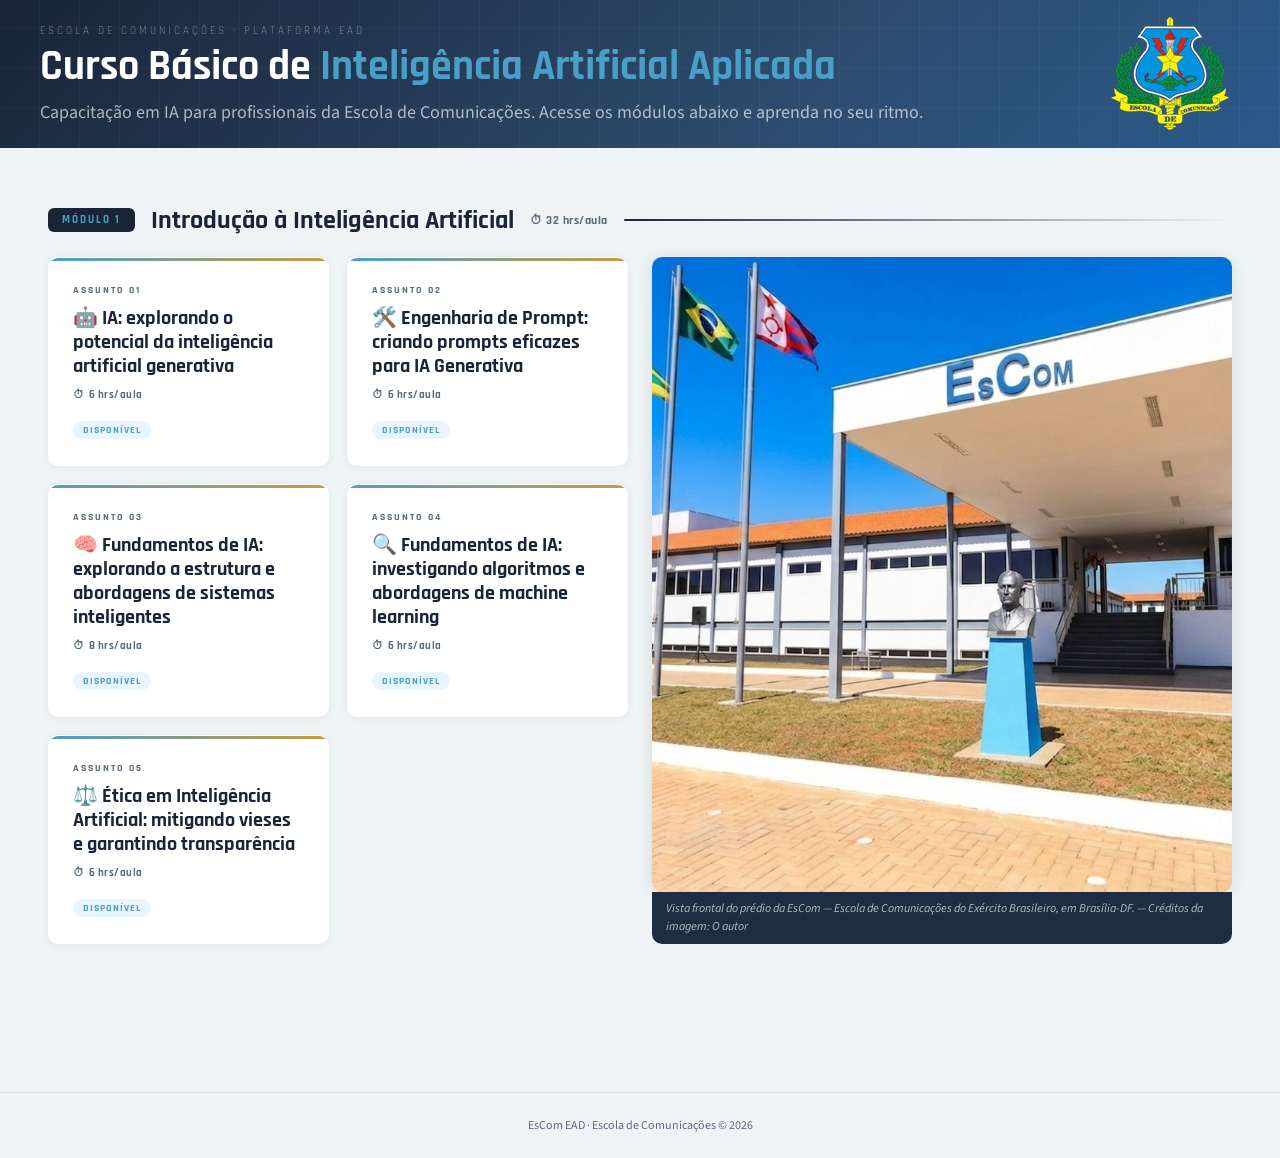
<file: index.html>
﻿<!DOCTYPE html>
<html lang="pt-BR">
<head>
<meta charset="UTF-8"/>
<meta name="viewport" content="width=device-width, initial-scale=1.0"/>
<title>Curso Básico de Inteligência Artificial Aplicada</title>
<link href="https://fonts.googleapis.com/css2?family=Rajdhani:wght@400;600;700&family=Source+Sans+3:ital,wght@0,300;0,400;0,600;1,400&display=swap" rel="stylesheet"/>
<style>
  :root{
    --navy:#192437;--navy2:#1e2d42;--steel:#2d4a6b;
    --ice:#dfe6eb;--ice2:#eef3f6;--sky:#4a9fc8;
    --gold:#c89b3c;--white:#fff;--text:#1a2535;--muted:#5a6a7e;
    --radius:10px;
  }
  *,*::before,*::after{box-sizing:border-box;margin:0;padding:0;}
  html{scroll-behavior:smooth;}
  body{font-family:'Source Sans 3',sans-serif;background:var(--ice2);color:var(--text);min-height:100vh;}

  /* Hero */
  #hero{
    background:linear-gradient(135deg,var(--navy) 0%,var(--steel) 60%,#2a5a8a 100%);
    padding:24px 40px 20px 40px;position:relative;overflow:hidden;
  }
  #hero::before{
    content:'';position:absolute;inset:0;
    background:
      repeating-linear-gradient(0deg,transparent,transparent 39px,rgba(255,255,255,.03) 39px,rgba(255,255,255,.03) 40px),
      repeating-linear-gradient(90deg,transparent,transparent 39px,rgba(255,255,255,.03) 39px,rgba(255,255,255,.03) 40px);
    pointer-events:none;
  }
  .hero-inner{position:relative;max-width:900px;margin:0;}
  .escom-label{font-family:'Rajdhani',sans-serif;font-size:11px;letter-spacing:3px;text-transform:uppercase;color:rgba(255,255,255,.4);margin-bottom:8px;}
  .hero-title{font-family:'Rajdhani',sans-serif;font-size:42px;font-weight:700;color:var(--white);line-height:1.0;margin-bottom:10px;}
  .hero-title span{color:var(--sky);}
  .hero-sub{font-size:18px;color:rgba(255,255,255,.65);line-height:1.65;margin-bottom:0;white-space:nowrap;}

  /* Content */
  .content{max-width:2400px;margin:0 auto;padding:48px 48px 100px;}

  /* Module header */
  .module-header{display:flex;align-items:center;gap:16px;margin-bottom:20px;margin-top:8px;}
  .module-badge{background:var(--navy);color:var(--sky);font-family:'Rajdhani',sans-serif;font-size:11px;font-weight:700;letter-spacing:2px;text-transform:uppercase;padding:5px 14px;border-radius:6px;white-space:nowrap;}
  .module-title{font-family:'Rajdhani',sans-serif;font-size:26px;font-weight:700;color:var(--navy);}
  .module-line{flex:1;height:2px;background:linear-gradient(to right,var(--navy),transparent);border-radius:1px;}
  .module-hours{font-family:'Rajdhani',sans-serif;font-size:12px;font-weight:700;letter-spacing:.5px;color:var(--muted);white-space:nowrap;}

  /* Content layout: cards left, image right */
  .content-layout{display:flex;gap:24px;align-items:stretch;margin-bottom:48px;}
  .course-img-wrap{flex:1;min-width:0;border-radius:var(--radius);overflow:hidden;box-shadow:0 2px 16px rgba(0,0,0,.1);}
  .course-img-wrap img{width:100%;height:100%;object-fit:cover;object-position:top;display:block;}

  /* Lesson grid */
  .lesson-grid{display:grid;grid-template-columns:1fr 1fr;grid-auto-rows:auto;gap:18px;flex:1;min-width:0;}
  .lesson-grid .lesson-card:last-child{grid-column:1/-1;max-width:calc(50% - 9px);}

  /* Lesson card */
  .lesson-card{background:var(--white);border-radius:var(--radius);padding:26px 24px 22px;box-shadow:0 1px 8px rgba(0,0,0,.06);text-decoration:none;color:var(--text);display:flex;flex-direction:column;gap:10px;transition:transform .18s,box-shadow .18s;border:1px solid transparent;position:relative;overflow:hidden;}
  .lesson-card:hover{transform:translateY(-3px);box-shadow:0 6px 24px rgba(0,0,0,.12);border-color:var(--sky);}
  .lesson-card.available::before{content:'';position:absolute;top:0;left:0;right:0;height:3px;background:linear-gradient(to right,var(--sky),var(--gold));}
  .lesson-card.soon::before{content:'';position:absolute;top:0;left:0;right:0;height:3px;background:linear-gradient(to right,var(--muted),var(--steel));opacity:.4;}
.lesson-num{font-family:'Rajdhani',sans-serif;font-size:10px;font-weight:700;letter-spacing:2px;text-transform:uppercase;color:var(--muted);}
  .lesson-name{font-family:'Rajdhani',sans-serif;font-size:20px;font-weight:700;color:var(--navy);line-height:1.2;}
  .lesson-desc{font-size:15px;color:var(--muted);line-height:1.6;flex:1;}
  .lesson-footer{display:flex;align-items:center;justify-content:space-between;margin-top:6px;}
  .status-pill{font-family:'Rajdhani',sans-serif;font-size:10px;font-weight:700;letter-spacing:1px;text-transform:uppercase;padding:3px 10px;border-radius:20px;}
  .status-pill.available{background:#e8f5fe;color:var(--sky);}
  .status-pill.soon{background:#f5f5f5;color:var(--muted);}
  .arrow{color:var(--sky);font-size:18px;opacity:0;transition:opacity .15s,transform .15s;}
  .lesson-card:hover .arrow{opacity:1;transform:translateX(4px);}
  .lesson-card.soon .arrow{display:none;}
  .lesson-card.soon{cursor:default;}
  .lesson-card.soon:hover{transform:none;box-shadow:0 1px 8px rgba(0,0,0,.06);border-color:transparent;}
  .lesson-hours{font-family:'Rajdhani',sans-serif;font-size:11px;font-weight:700;letter-spacing:.5px;color:var(--muted);display:flex;align-items:center;gap:4px;}
  .lesson-hours::before{content:'⏱';font-size:11px;}

  footer{text-align:center;padding:24px;font-size:12px;color:var(--muted);border-top:1px solid var(--ice);}

  @media(max-width:700px){
    #hero{padding:16px 18px 14px;}
    .hero-title{font-size:22px;}
    .hero-sub{font-size:16px;white-space:normal;max-width:100%;}
    .content{padding:28px 14px 60px;}
    .content-layout{flex-direction:column;}
    .course-img-wrap{width:100%;}
    .course-img-wrap img{height:220px;}
    .lesson-grid{grid-template-columns:1fr;}
    .lesson-grid .lesson-card:last-child{grid-column:auto;max-width:100%;}
    .module-title{font-size:20px;}
  }

  /* ── IMPRESSÃO A4 ── */
  @media print {
    @page{size:A4 portrait;margin:15mm 18mm;}
    *{-webkit-print-color-adjust:exact !important;print-color-adjust:exact !important;}

    /* Hero */
    #hero{padding:20px 24px 18px !important;background:#192437 !important;}
    .hero-title{font-size:26px !important;}
    .hero-sub{font-size:12pt !important;}
    .course-img-wrap{display:none !important;}

    /* Conteúdo */
    .content{padding:16px 0 0 !important;max-width:100% !important;}
    .module-header{margin-top:20px !important;}

    /* Cards de lição */
    .lesson-grid{grid-template-columns:1fr 1fr !important;gap:12px !important;margin-bottom:24px !important;}
    .lesson-card{padding:16px !important;box-shadow:none !important;border:1px solid var(--ice) !important;}
    .lesson-card:hover{transform:none !important;}
    .arrow{display:none !important;}

    footer{padding:12px !important;font-size:10pt !important;}
  }
</style>
</head>
<body>


<a href="https://www.instagram.com/escom_exercito/"
     target="_blank"
     rel="noopener noreferrer"
     style="position:fixed;top:16px;right:30px;z-index:9999;display:block;width:140px;height:140px;cursor:pointer;"
     onclick="
       var isMobile = /Android|iPhone|iPad|iPod/i.test(navigator.userAgent);
       if (isMobile) {
         event.preventDefault();
         var appUrl = 'instagram://user?username=escom_exercito';
         var webUrl = 'https://www.instagram.com/escom_exercito/';
         var start = Date.now();
         window.location = appUrl;
         setTimeout(function() {
           if (Date.now() - start < 2000) {
             window.open(webUrl, '_blank');
           }
         }, 1200);
       }
     "><img class="hero-logo" src="[data-uri]" alt="Brasão da Escola de Comunicações"/></a>
<div id="hero">
  <div class="hero-inner">
    <div class="escom-label">Escola de Comunicações · Plataforma EAD</div>
    <h1 class="hero-title">Curso Básico de <span>Inteligência Artificial Aplicada</span></h1>
    <p class="hero-sub">Capacitação em IA para profissionais da Escola de Comunicações. Acesse os módulos abaixo e aprenda no seu ritmo.</p>
  </div>
</div>

<div class="content">

  <div class="module-header">
    <span class="module-badge">Módulo 1</span>
    <span class="module-title">Introdução à Inteligência Artificial</span>
    <span class="module-hours">⏱ 32 hrs/aula</span>
    <div class="module-line"></div>
  </div>

  <div class="content-layout">
  <div class="lesson-grid">

    <a class="lesson-card available" href="Introducao/InteligenciaArtificialGenerativa/index.html" target="_blank" rel="noopener">
      <div class="lesson-num">Assunto 01</div>
      <div class="lesson-name">🤖 IA: explorando o potencial da inteligência artificial generativa</div>
      <div class="lesson-hours">6 hrs/aula</div>
      <div class="lesson-footer">
        <span class="status-pill available">Disponível</span>
        <span class="arrow">→</span>
      </div>
    </a>

    <a class="lesson-card available" href="Introducao/EngenhariadePrompt/index.html" target="_blank" rel="noopener">
      <div class="lesson-num">Assunto 02</div>
      <div class="lesson-name">🛠️ Engenharia de Prompt: criando prompts eficazes para IA Generativa</div>
      <div class="lesson-hours">6 hrs/aula</div>
      <div class="lesson-footer">
        <span class="status-pill available">Disponível</span>
        <span class="arrow">→</span>
      </div>
    </a>

    <a class="lesson-card available" href="Introducao/FundamentosdeIA/index.html" target="_blank" rel="noopener">
      <div class="lesson-num">Assunto 03</div>
      <div class="lesson-name">🧠 Fundamentos de IA: explorando a estrutura e abordagens de sistemas inteligentes</div>
      <div class="lesson-hours">8 hrs/aula</div>
      <div class="lesson-footer">
        <span class="status-pill available">Disponível</span>
        <span class="arrow">→</span>
      </div>
    </a>

    <a class="lesson-card available" href="Introducao/InvestigandoAlgoritmos/index.html" target="_blank" rel="noopener">
      <div class="lesson-num">Assunto 04</div>
      <div class="lesson-name">🔍 Fundamentos de IA: investigando algoritmos e abordagens de machine learning</div>
      <div class="lesson-hours">6 hrs/aula</div>
      <div class="lesson-footer">
        <span class="status-pill available">Disponível</span>
        <span class="arrow">→</span>
      </div>
    </a>

    <a class="lesson-card available" href="Introducao/EticaemIA/index.html" target="_blank" rel="noopener">
      <div class="lesson-num">Assunto 05</div>
      <div class="lesson-name">⚖️ Ética em Inteligência Artificial: mitigando vieses e garantindo transparência</div>
      <div class="lesson-hours">6 hrs/aula</div>
      <div class="lesson-footer">
        <span class="status-pill available">Disponível</span>
        <span class="arrow">→</span>
      </div>
    </a>

  </div><!-- /lesson-grid -->

  <div style="flex:1;min-width:0;display:flex;flex-direction:column;">
    <div class="course-img-wrap" style="flex:1;">
      <img src="assets/images/Escomfrente.png" alt="Bem-vindos ao Curso de IA da EsCom">
    </div>
    <div style="background:#1e2d42;color:rgba(255,255,255,.68);font-size:12px;padding:8px 14px;font-style:italic;line-height:1.5;border-radius:0 0 var(--radius) var(--radius);">Vista frontal do prédio da EsCom — Escola de Comunicações do Exército Brasileiro, em Brasília-DF. — Créditos da imagem: O autor</div>
  </div>

  </div><!-- /content-layout -->

</div>

<footer>EsCom EAD · Escola de Comunicações &copy; 2026</footer>

</body>
</html>
</file>
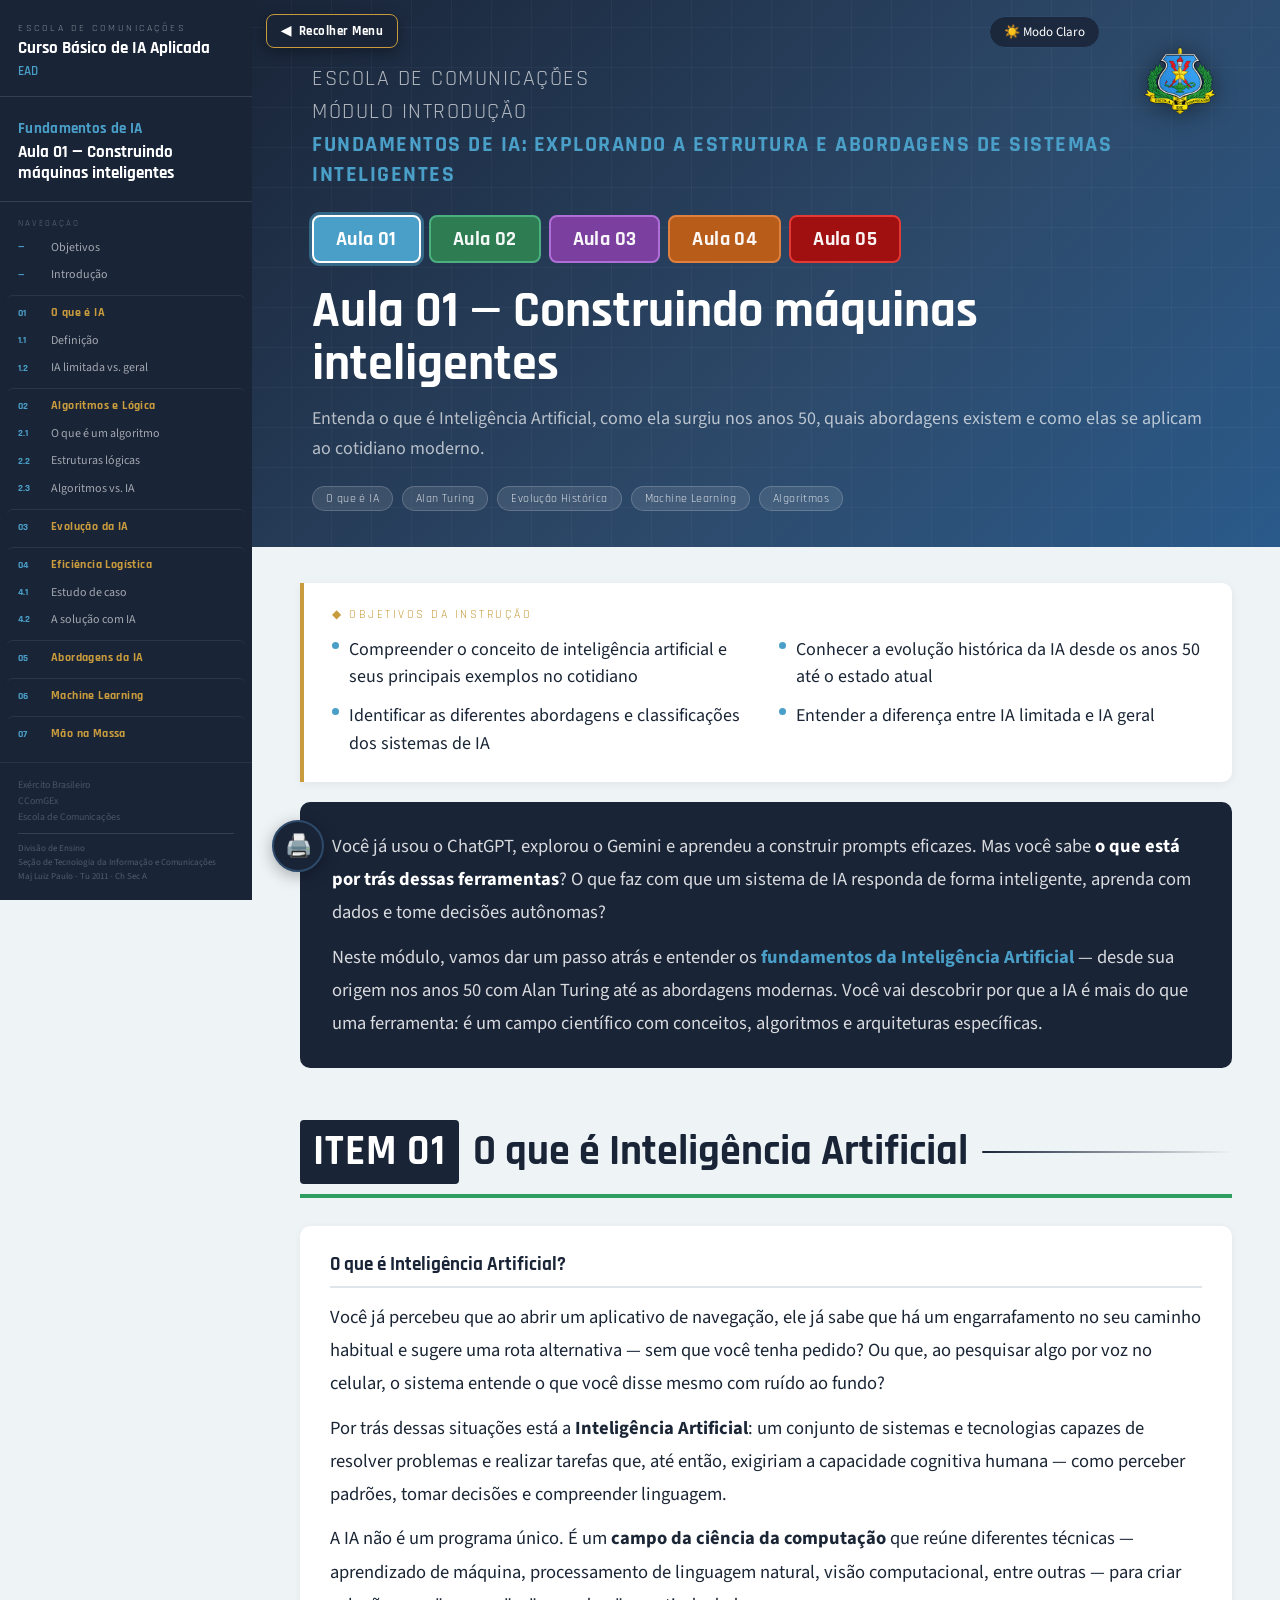
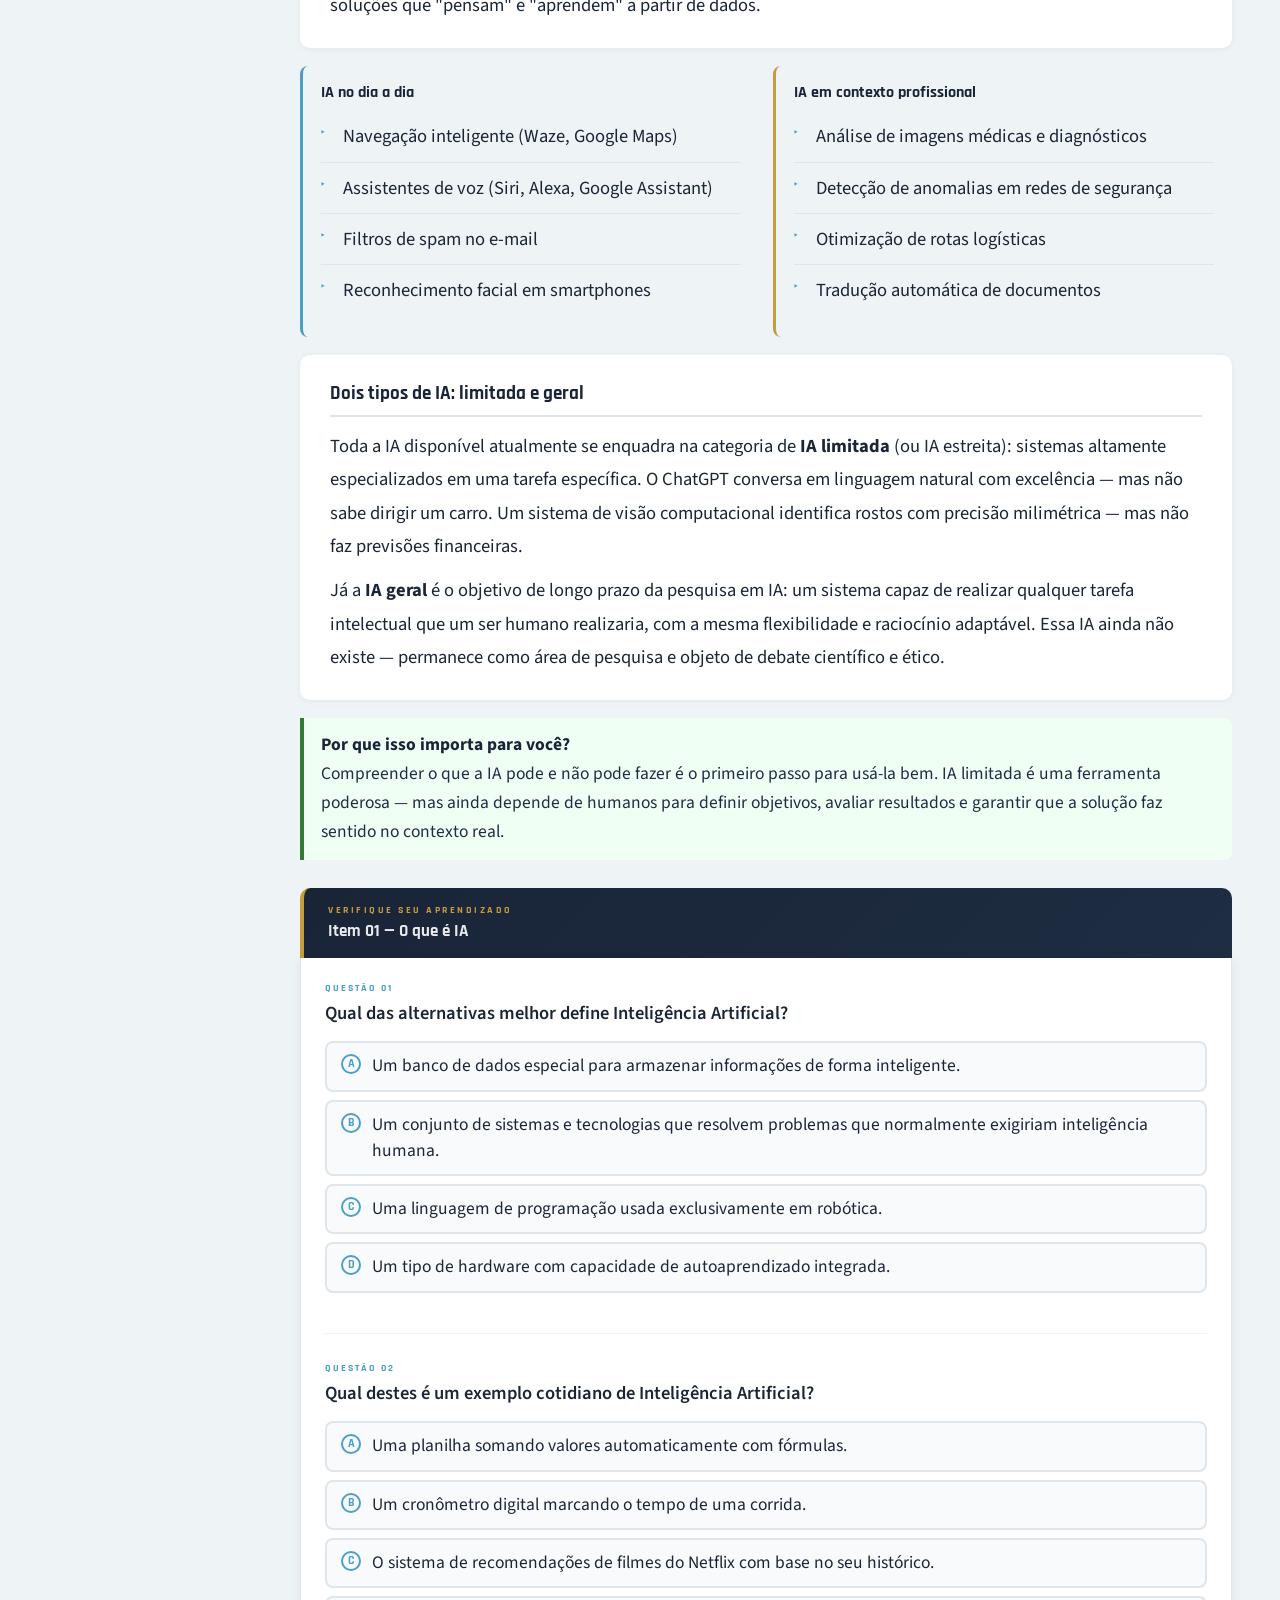
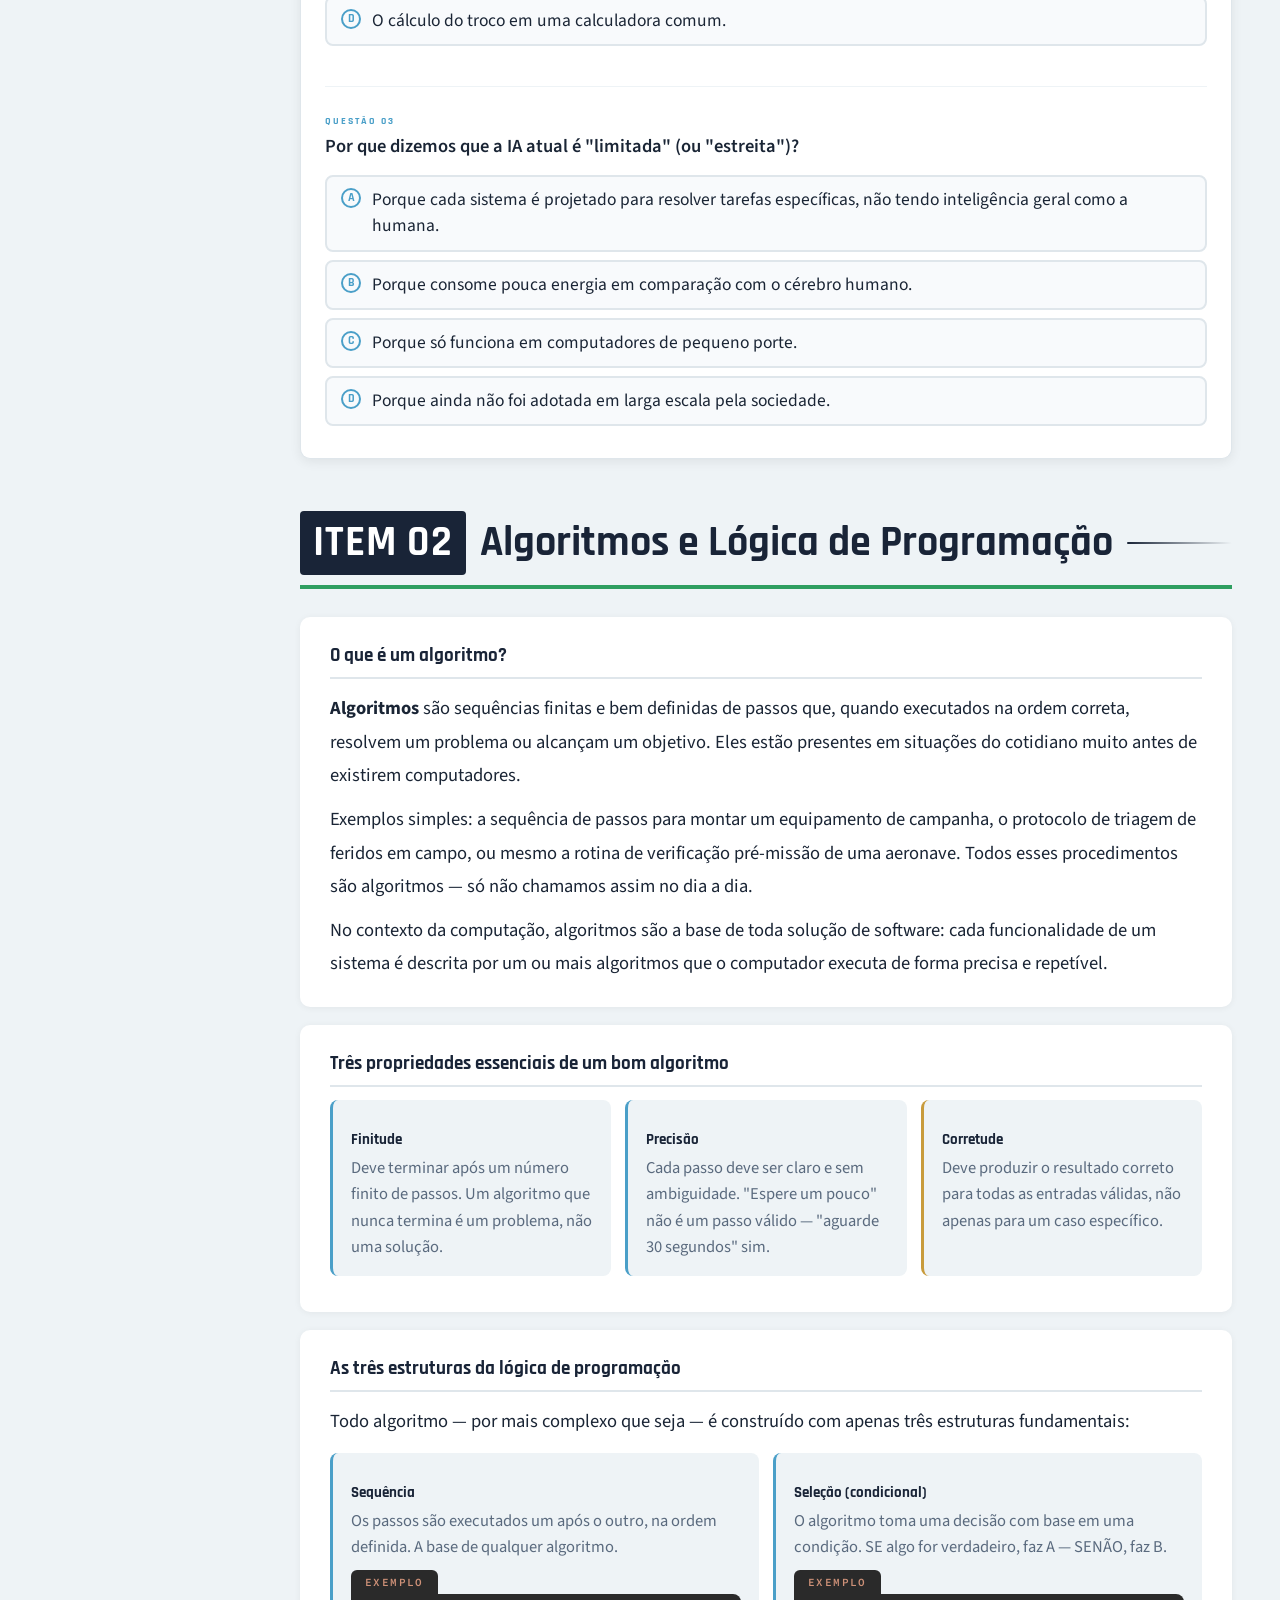
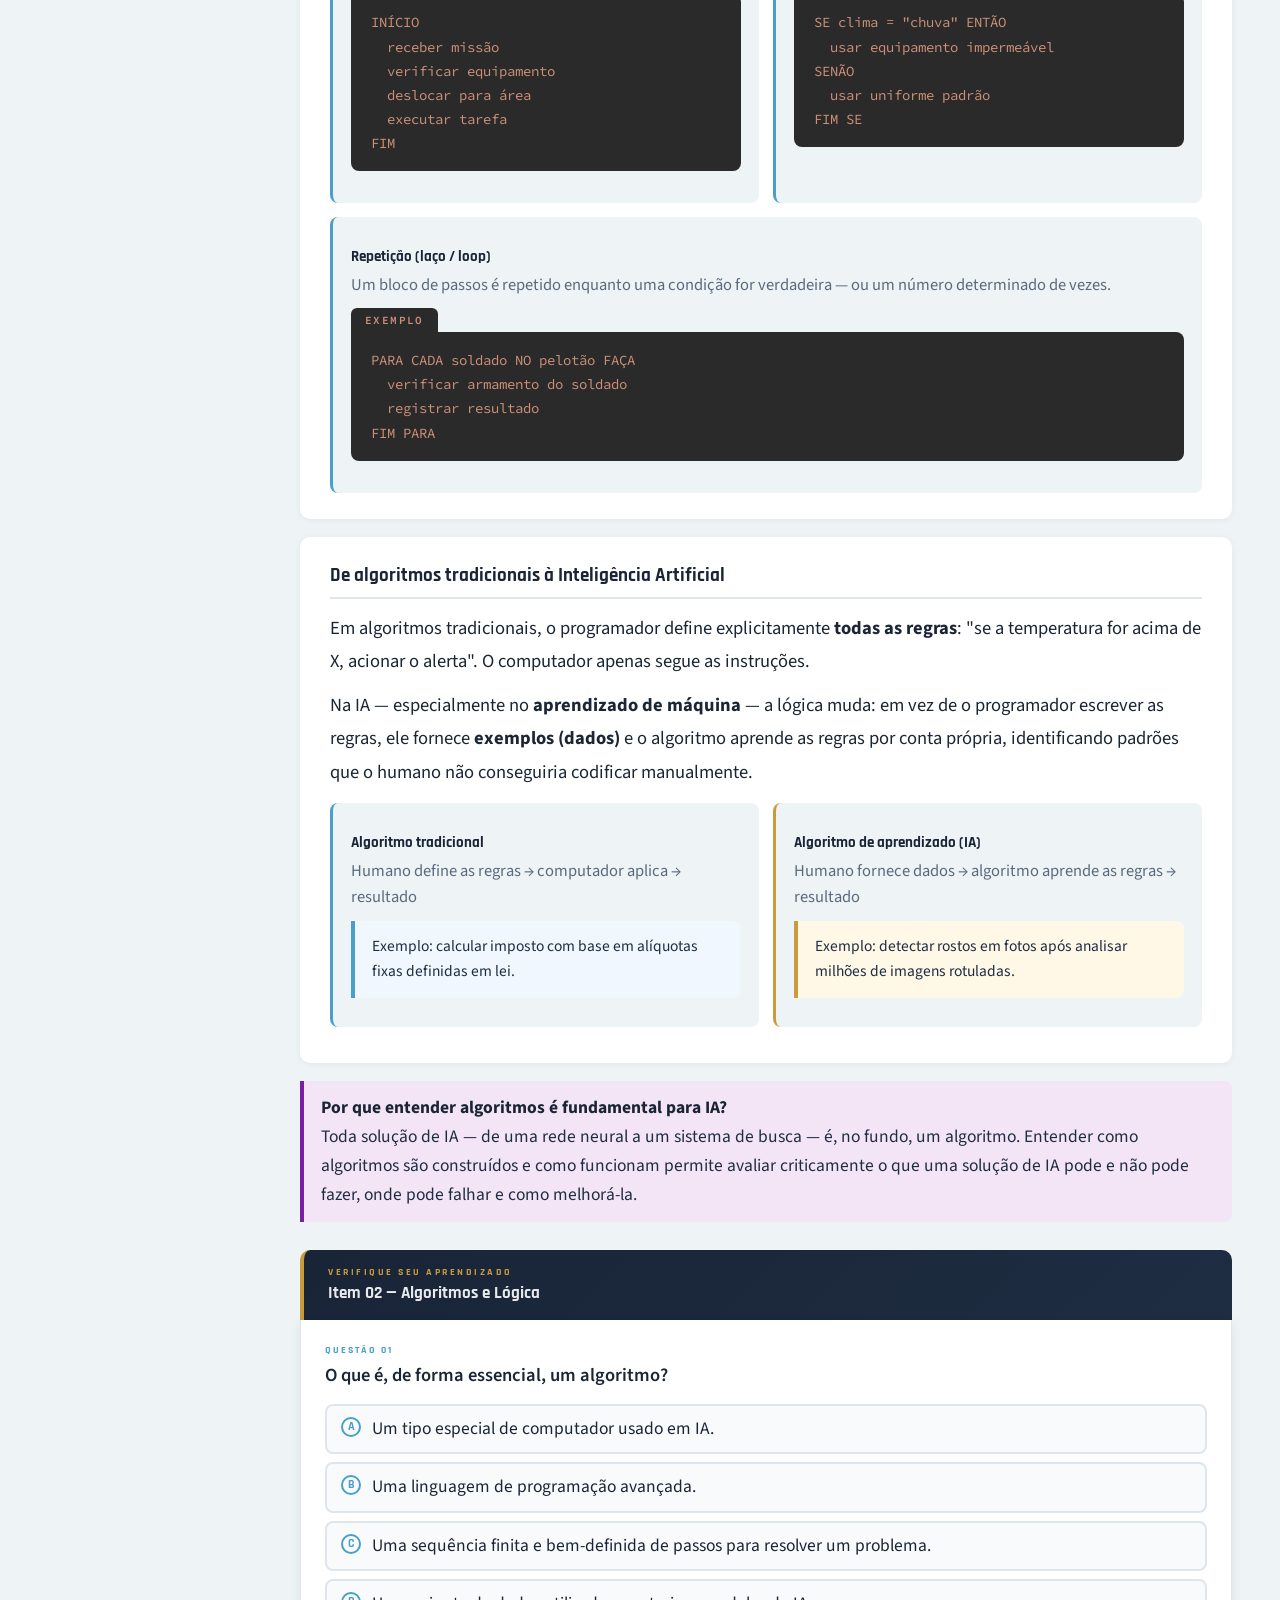
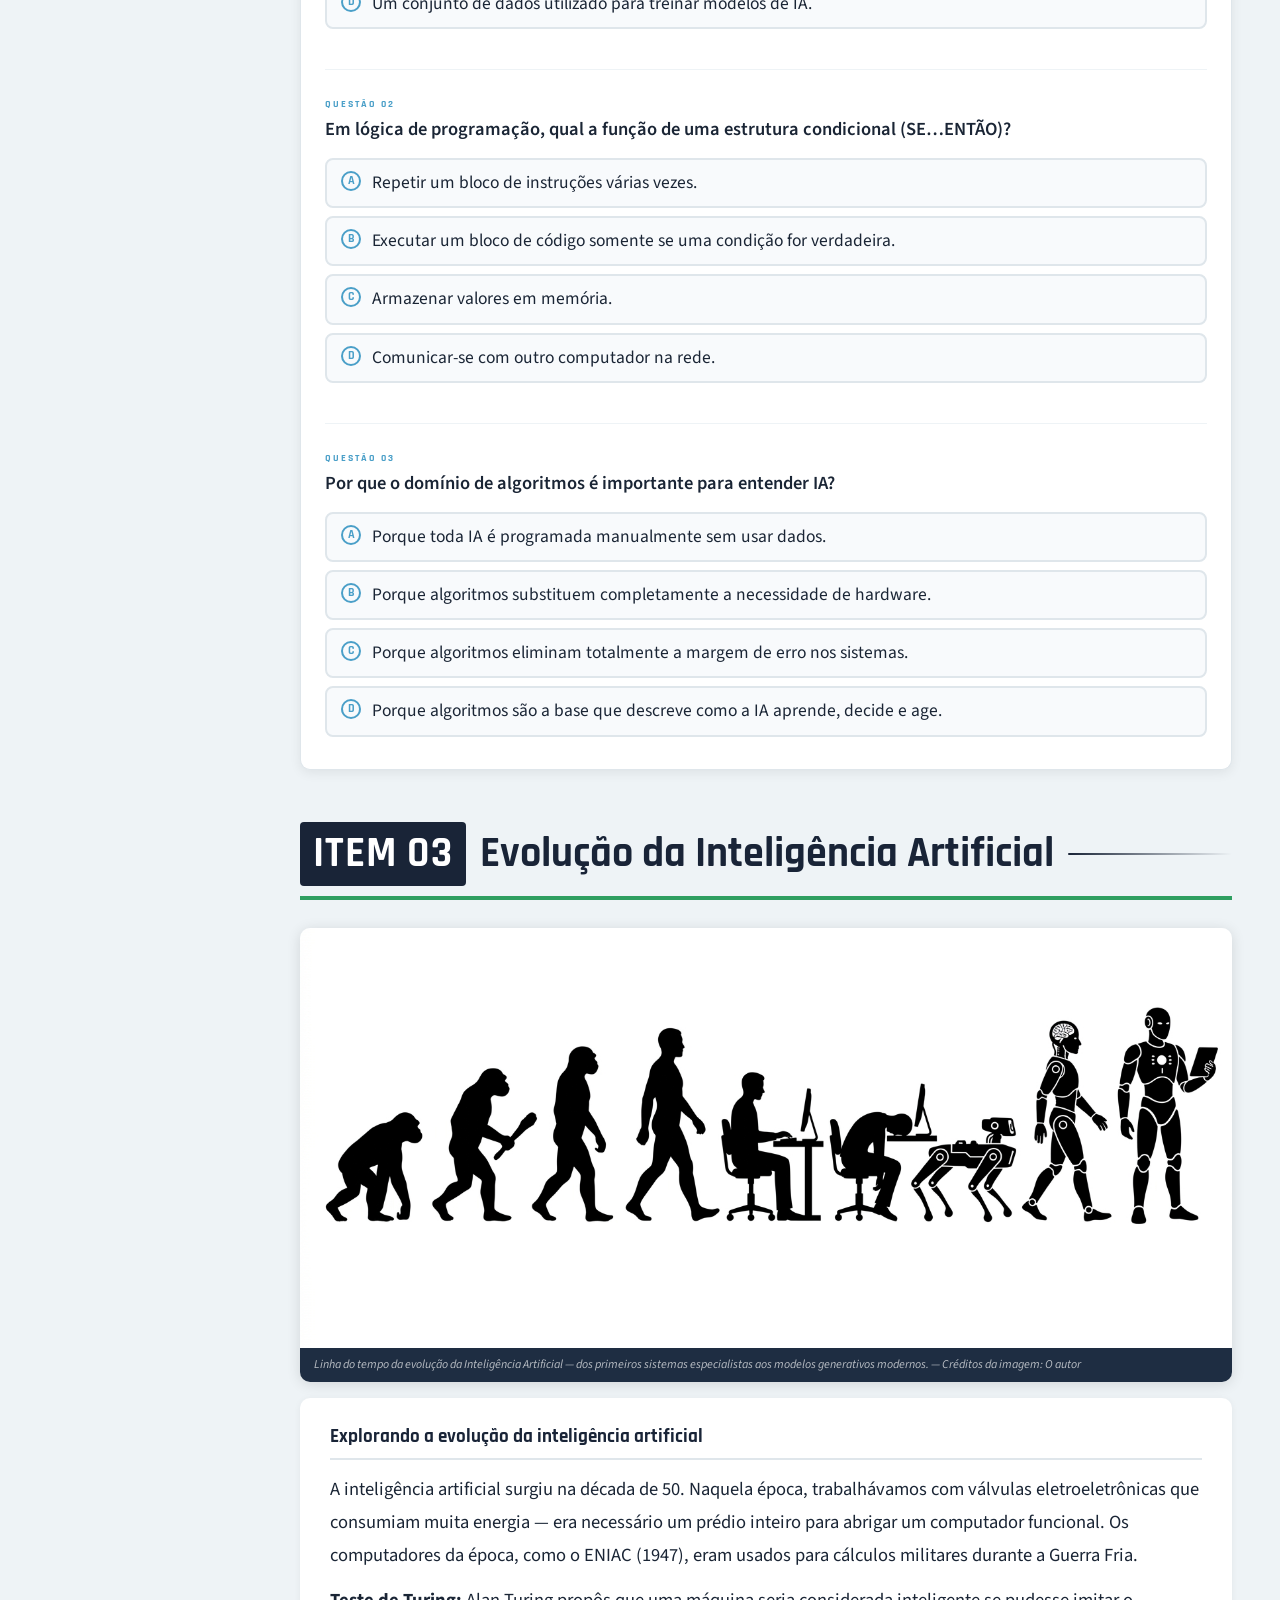
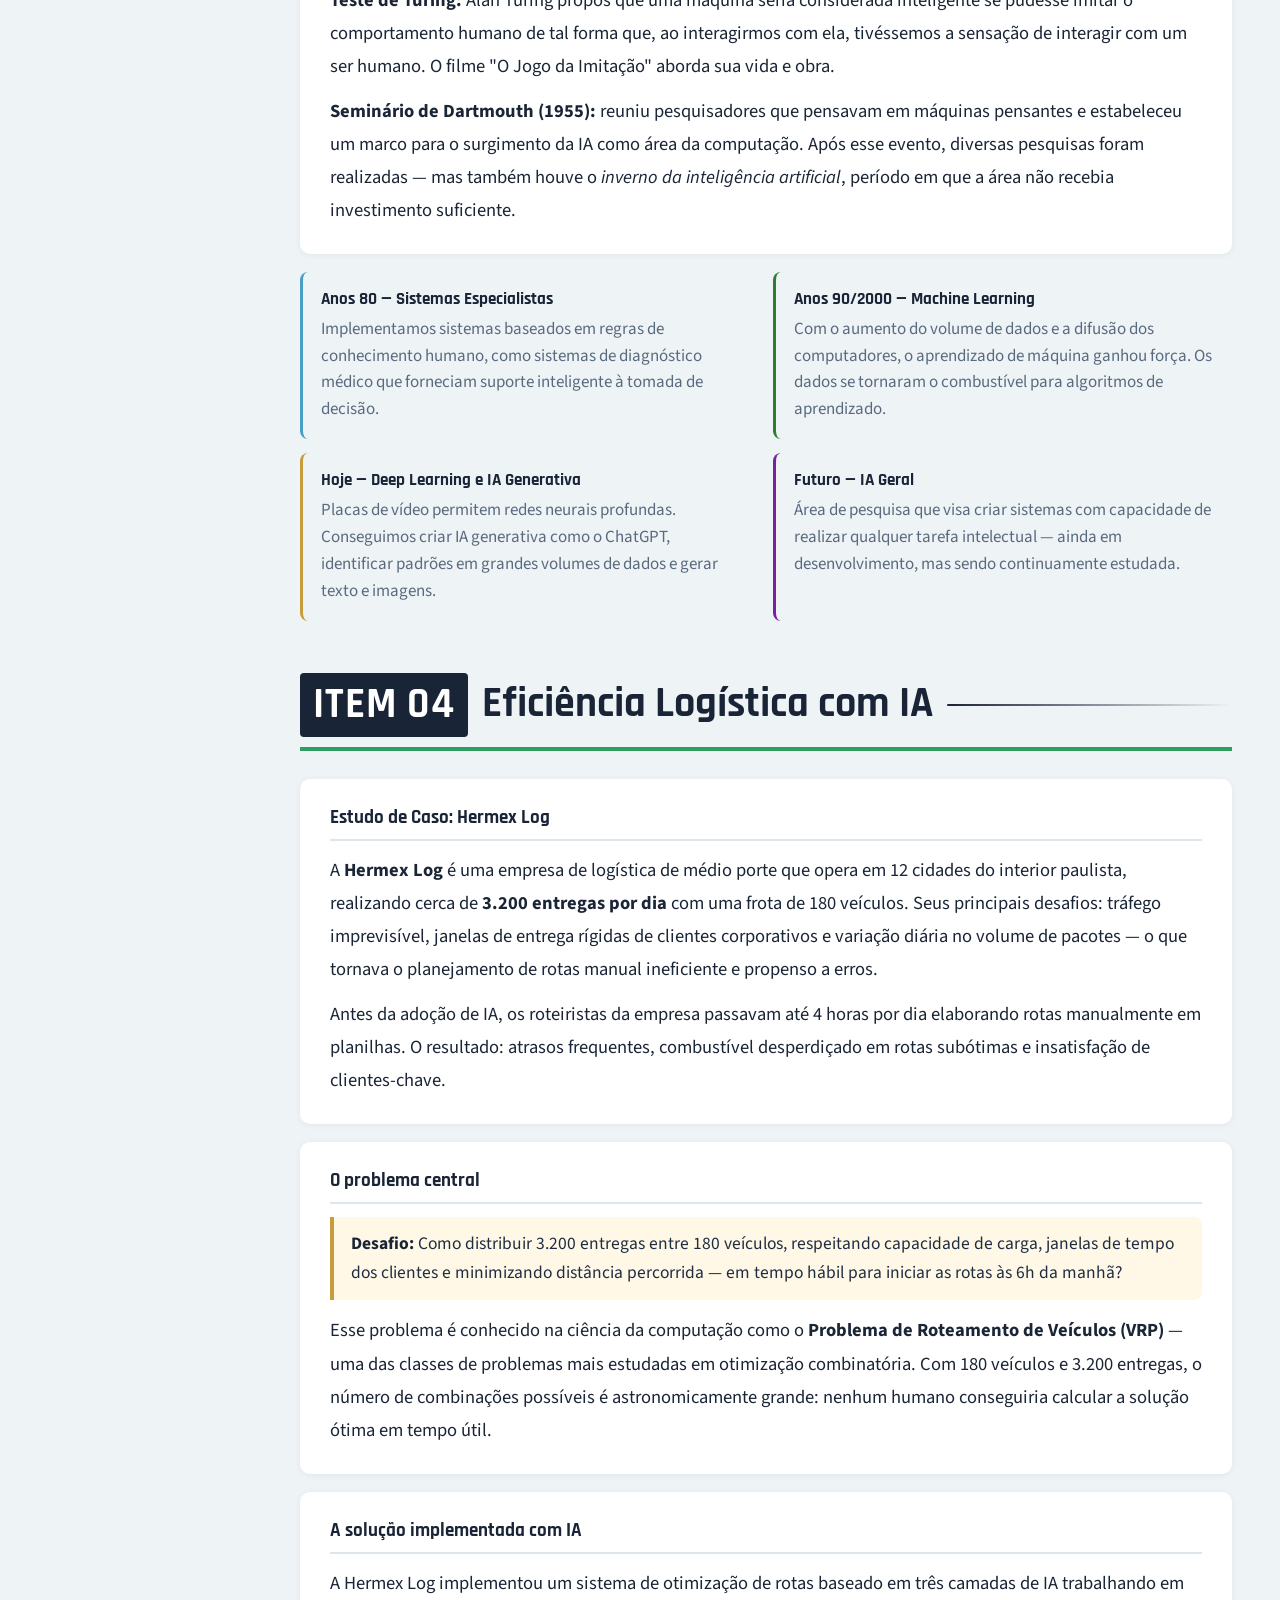
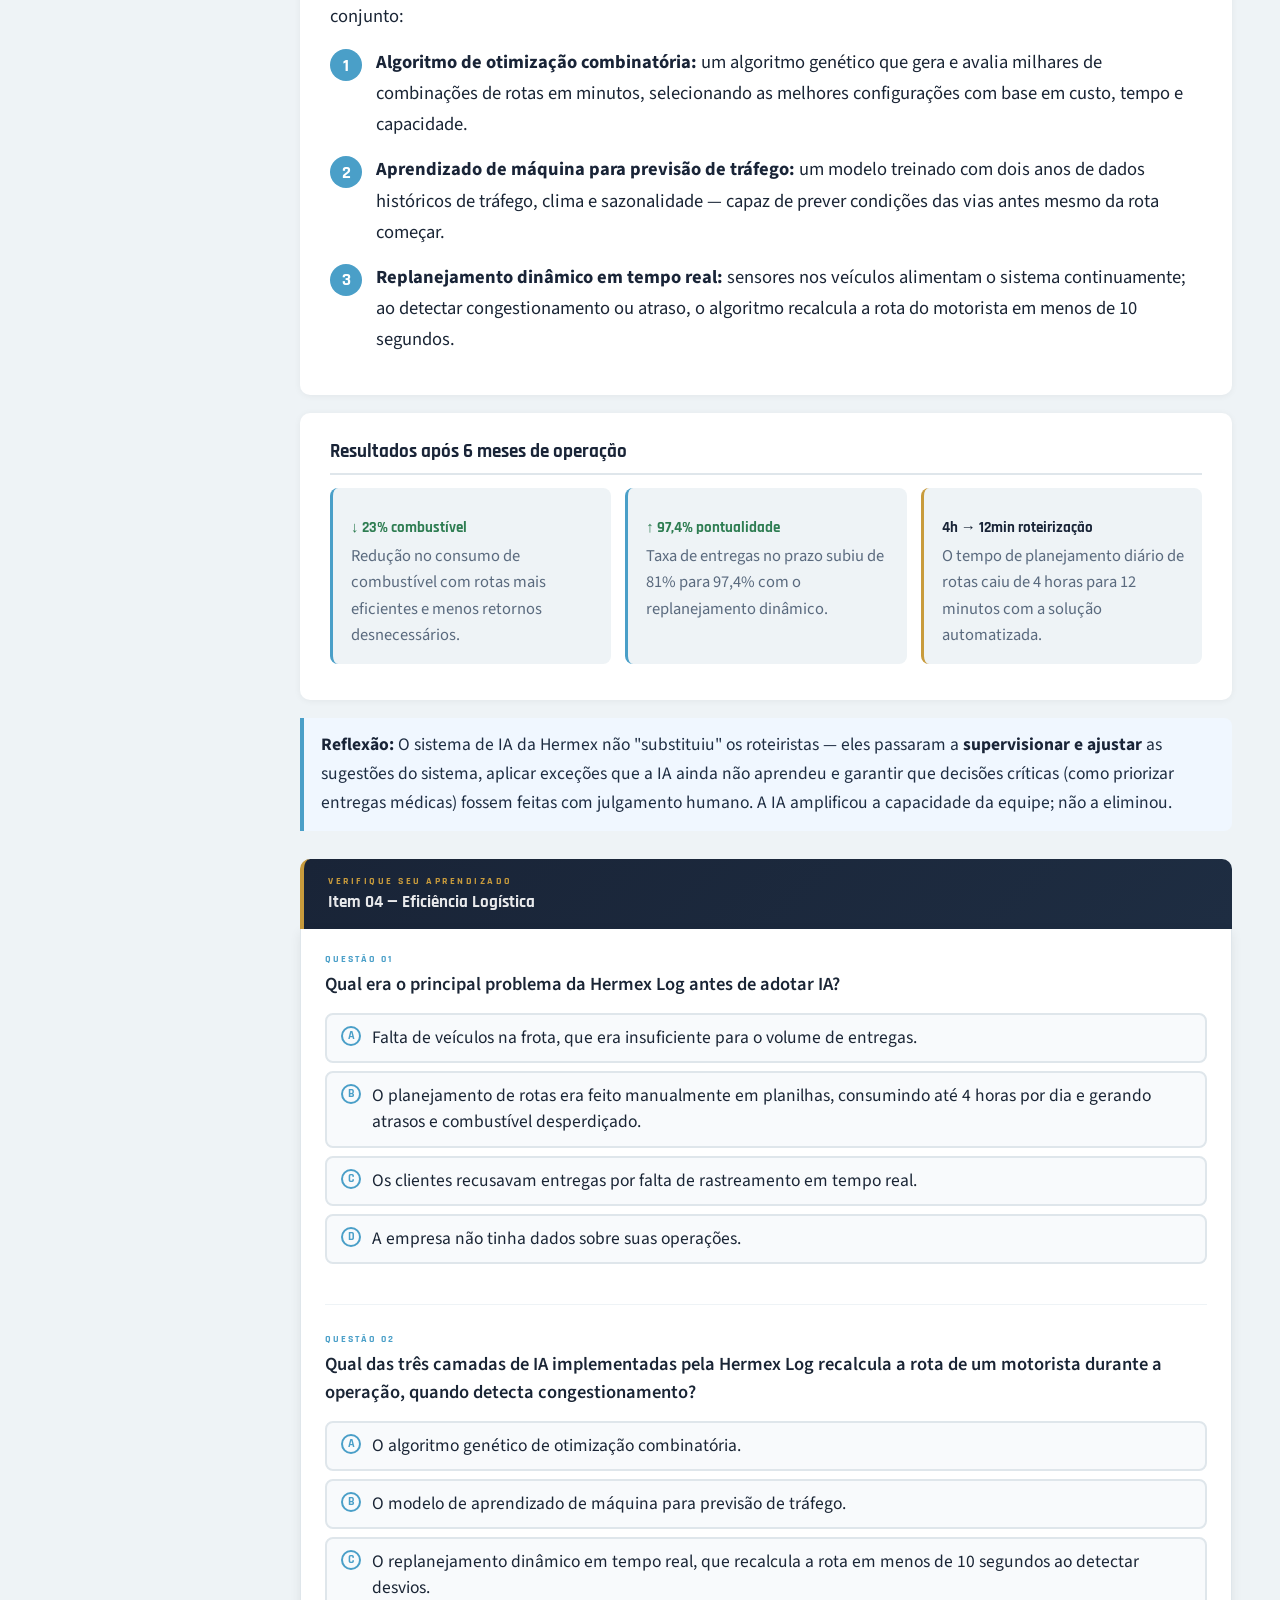
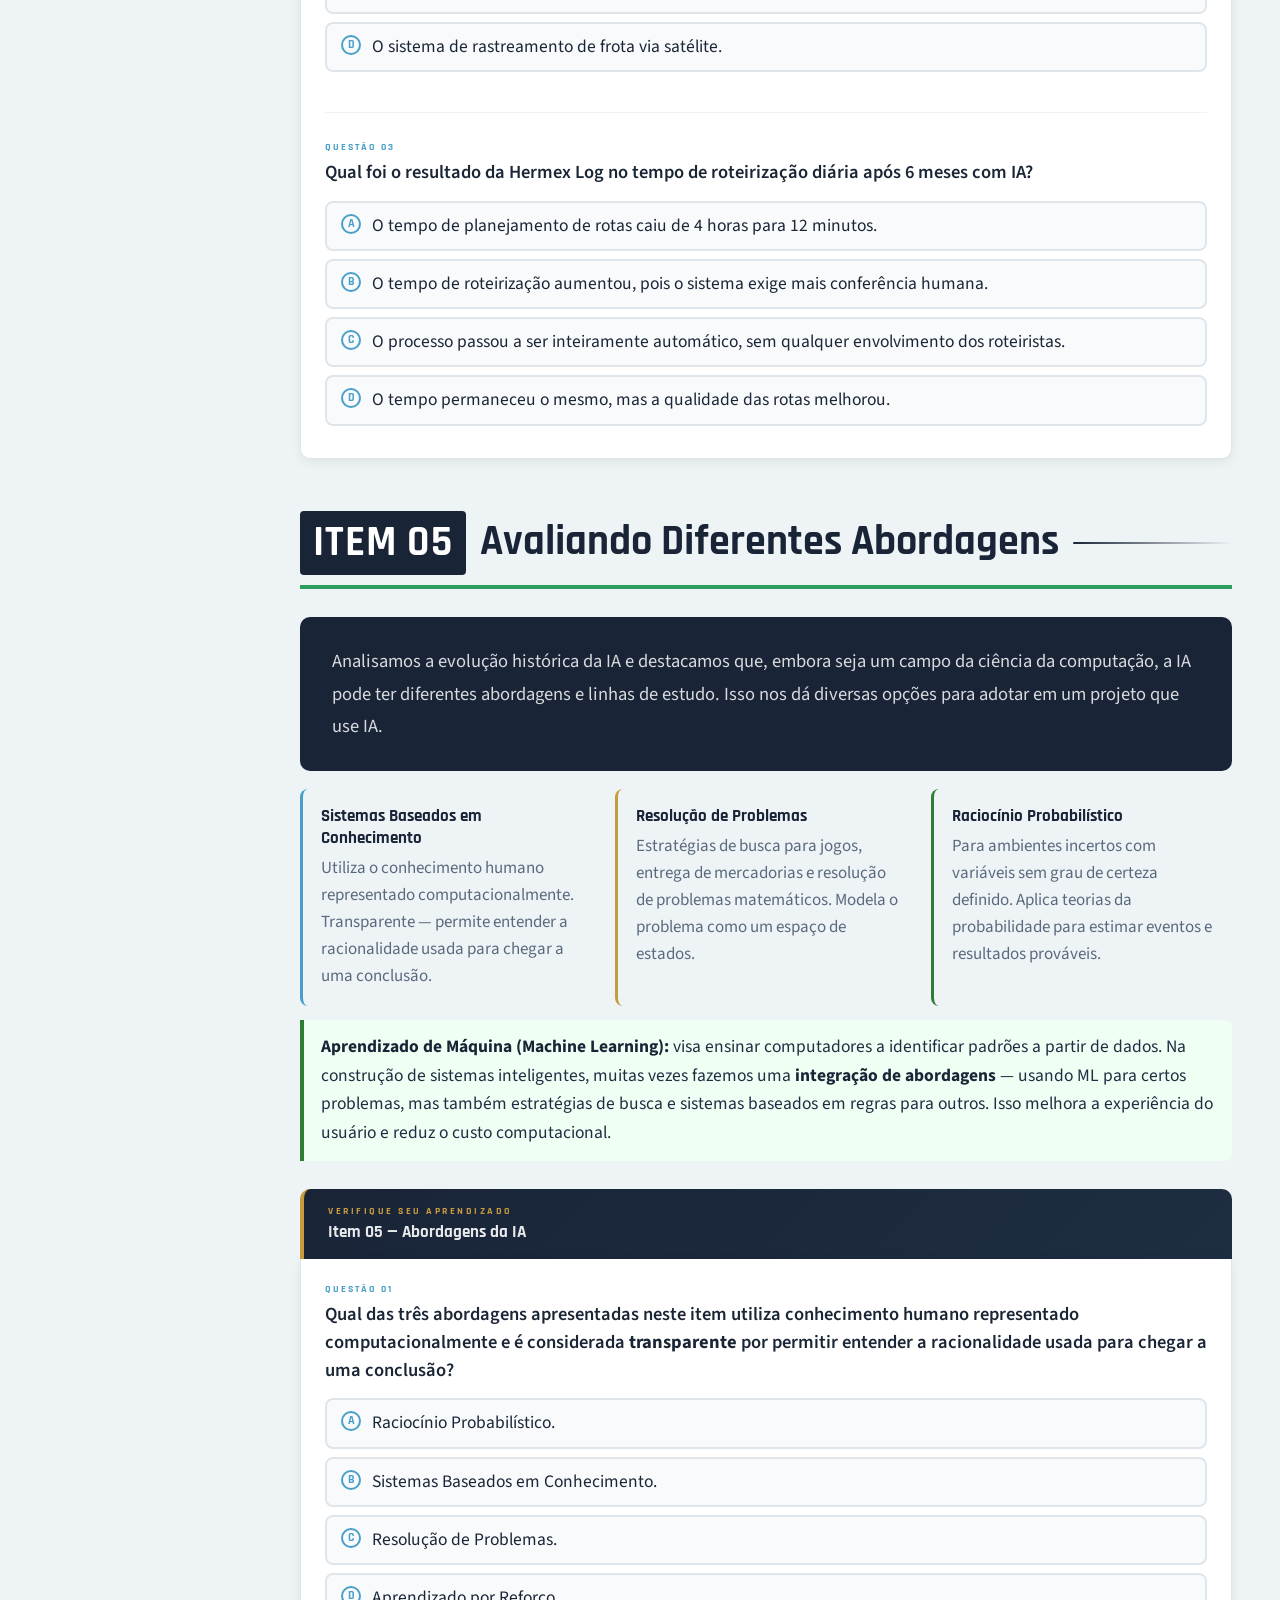
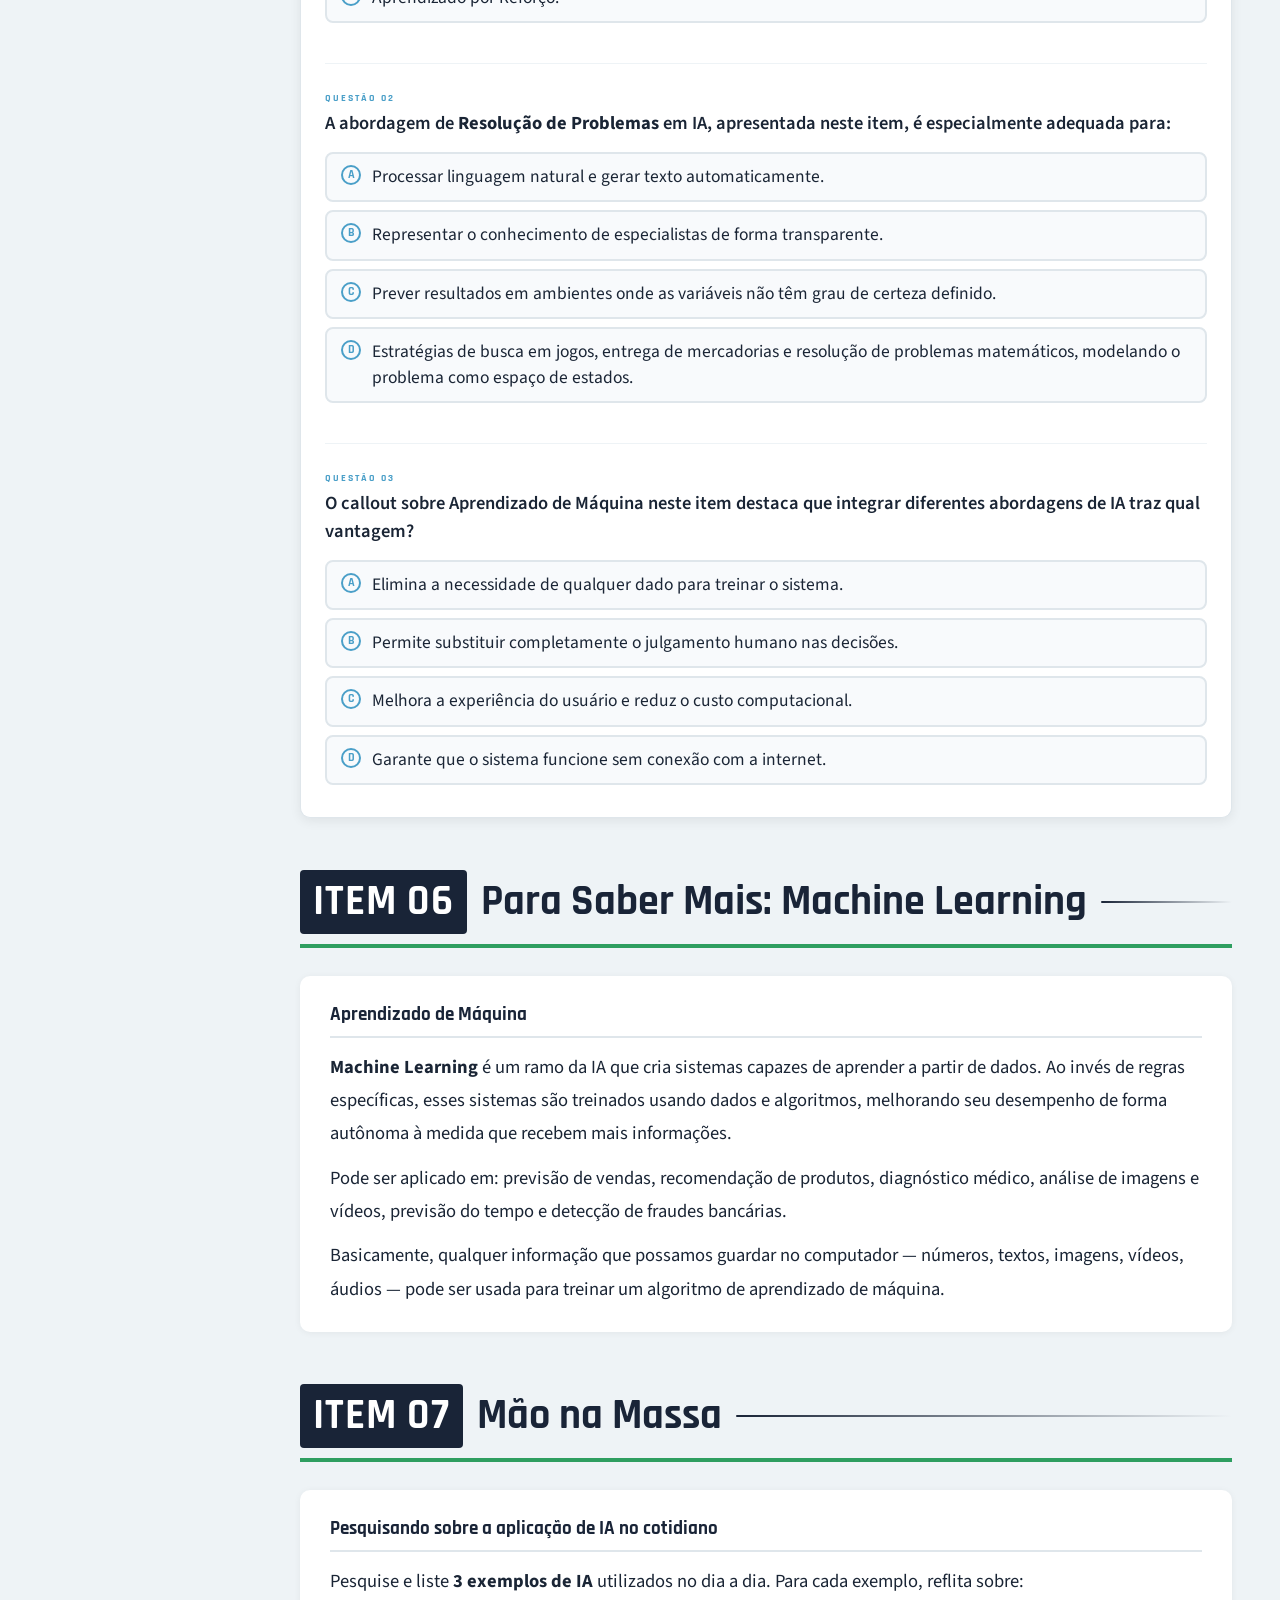
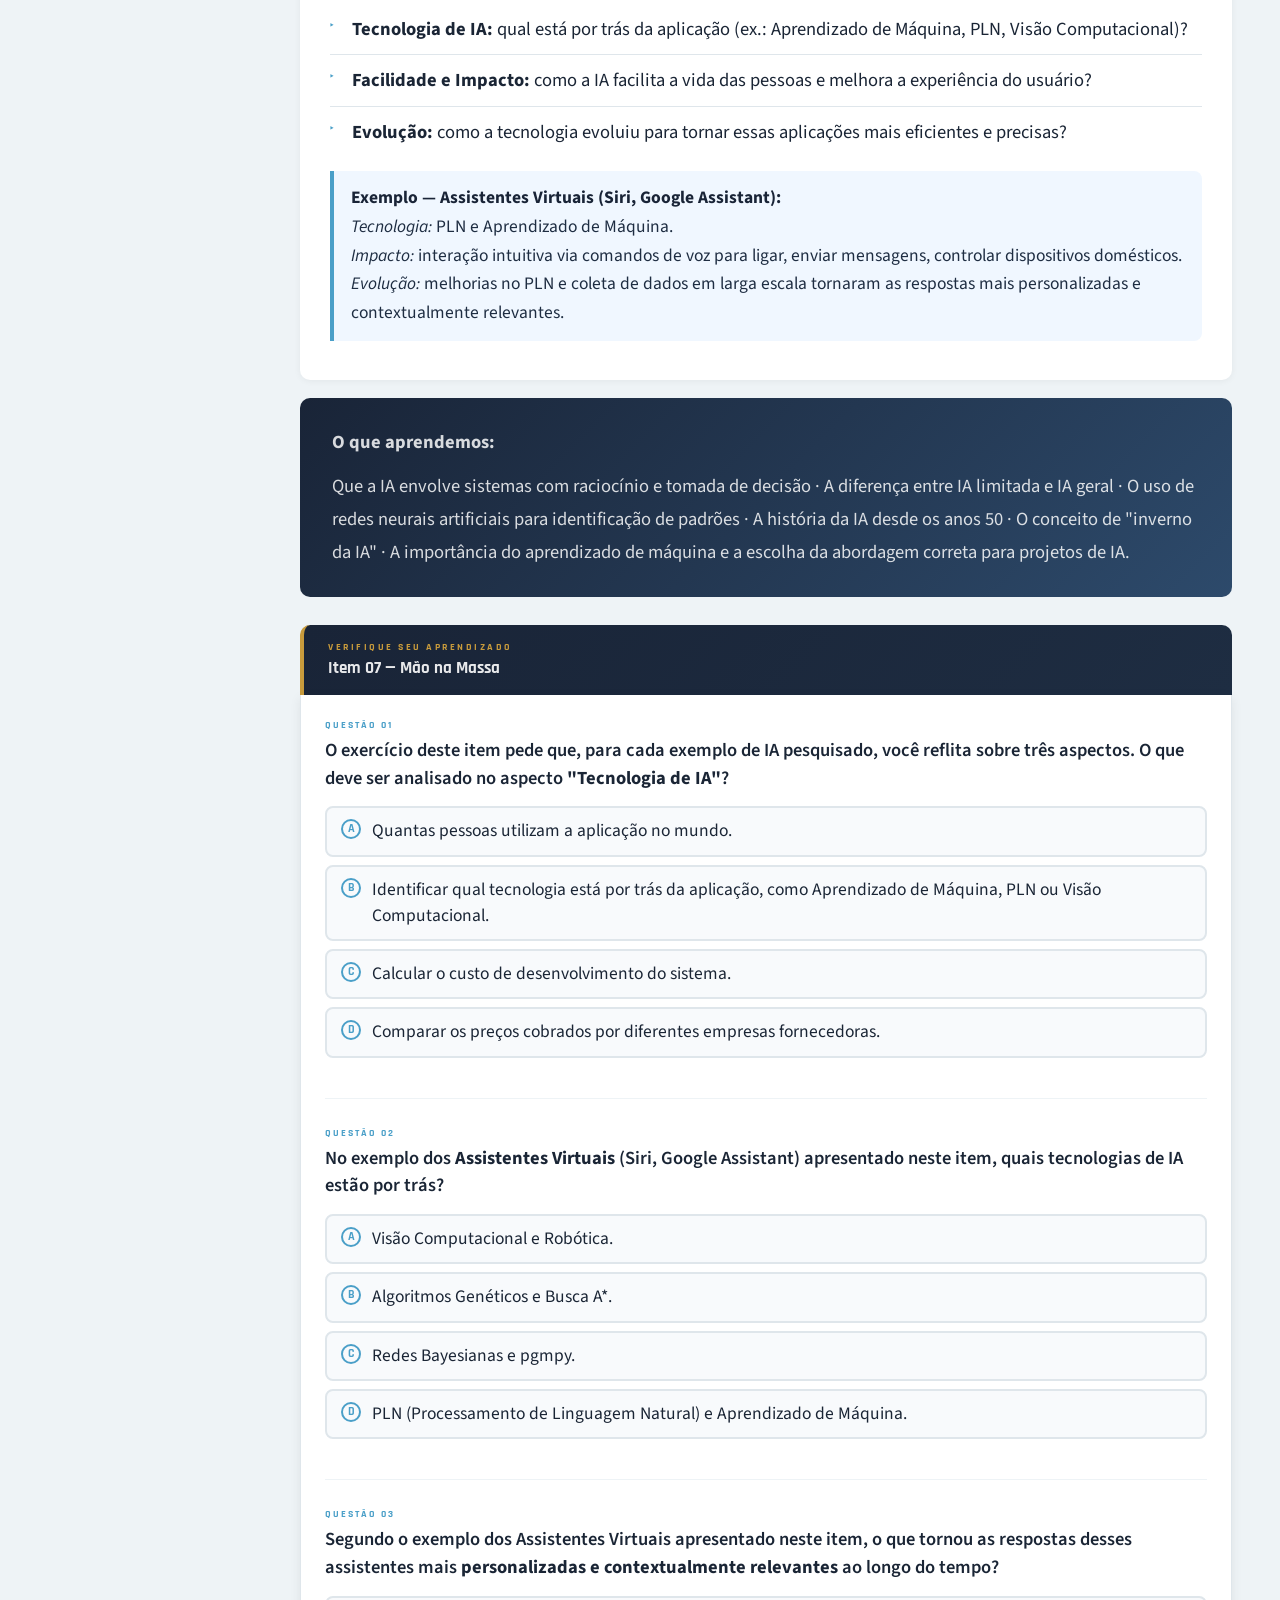
<file: Introducao/FundamentosdeIA/index.html>
﻿<!DOCTYPE html>
<html lang="pt-BR">
<head>
<meta charset="UTF-8"/>
<meta name="viewport" content="width=device-width, initial-scale=1.0"/>
<title>Fundamentos de IA — EsCom EAD</title>
<link href="https://fonts.googleapis.com/css2?family=Rajdhani:wght@400;600;700&family=Source+Sans+3:ital,wght@0,300;0,400;0,600;1,400&family=Source+Code+Pro:wght@400;600&display=swap" rel="stylesheet"/>
<style>
  :root{--navy:#192437;--navy2:#1e2d42;--steel:#2d4a6b;--ice:#dfe6eb;--ice2:#eef3f6;--sky:#4a9fc8;--gold:#c89b3c;--white:#fff;--text:#1a2535;--muted:#5a6a7e;--section-w:1200px;--sidebar-w:252px;--radius:10px;}
  *,*::before,*::after{box-sizing:border-box;margin:0;padding:0;}
  html{scroll-behavior:smooth;}
  body{font-family:'Source Sans 3',sans-serif;background:var(--ice2);color:var(--text);display:block;min-height:100vh;}
  #wrapper{display:flex;min-height:100vh;}
  #sidebar{width:var(--sidebar-w);min-width:var(--sidebar-w);background:var(--navy);position:sticky;top:0;height:100vh;overflow-y:auto;flex-shrink:0;z-index:50;}
  #sidebar::-webkit-scrollbar{width:4px;}
  #sidebar::-webkit-scrollbar-track{background:var(--navy2);}
  #sidebar::-webkit-scrollbar-thumb{background:var(--steel);border-radius:2px;}
  .sb-brand{padding:22px 18px 16px;border-bottom:1px solid rgba(255,255,255,.12);}
  .sb-brand .escom-label{font-family:'Rajdhani',sans-serif;font-size:10px;letter-spacing:2.5px;text-transform:uppercase;color:rgba(255,255,255,.45);margin-bottom:4px;}
  .sb-brand .course-title{font-family:'Rajdhani',sans-serif;font-size:17px;font-weight:700;color:var(--white);line-height:1.25;}
  .sb-brand .course-sub{font-size:13px;font-family:'Rajdhani',sans-serif;font-weight:600;color:var(--sky);margin-top:4px;line-height:1.3;}
  .sb-section-label{font-family:'Rajdhani',sans-serif;font-size:9px;letter-spacing:2px;text-transform:uppercase;color:rgba(255,255,255,.3);padding:16px 18px 5px;}
  .sb-nav{list-style:none;padding:0 7px 14px;}
  .sb-nav li a{display:flex;align-items:center;gap:9px;padding:6px 11px;border-radius:6px;text-decoration:none;font-size:12px;color:rgba(255,255,255,.60);transition:all .15s;line-height:1.3;}
  .sb-nav li a:hover,.sb-nav li a.active{background:rgba(255,255,255,.1);color:var(--white);}
  .sb-nav li a .num{font-family:'Rajdhani',sans-serif;font-size:10px;font-weight:700;color:var(--sky);min-width:24px;flex-shrink:0;}
  .sb-nav li.section-divider a{color:var(--gold);font-weight:700;font-family:'Rajdhani',sans-serif;font-size:11.5px;letter-spacing:.4px;margin-top:6px;border-top:1px solid rgba(255,255,255,.08);padding-top:10px;}
  .sb-nav li.section-divider a:hover{background:rgba(200,155,60,.15);}
  .sb-panel{display:none;}
  .sb-panel.active{display:block;}
  .sb-footer{margin-top:auto;padding:14px 18px;font-size:10px;color:rgba(255,255,255,.22);border-top:1px solid rgba(255,255,255,.07);line-height:1.5;}
  #main-area{flex:1;overflow-x:hidden;}
  #hero-global{background:linear-gradient(135deg,var(--navy) 0%,var(--steel) 60%,#2a5a8a 100%);padding:44px 60px 36px;position:relative;overflow:hidden;}
  #hero-global::before{content:'';position:absolute;inset:0;background:repeating-linear-gradient(0deg,transparent,transparent 39px,rgba(255,255,255,.03) 39px,rgba(255,255,255,.03) 40px),repeating-linear-gradient(90deg,transparent,transparent 39px,rgba(255,255,255,.03) 39px,rgba(255,255,255,.03) 40px);pointer-events:none;}
  .hero-logo{position:fixed;top:16px;right:30px;width:140px;height:140px;object-fit:contain;filter:drop-shadow(0 2px 12px rgba(0,0,0,.45));z-index:9999;}
  .hero-breadcrumb{display:flex;flex-direction:column;align-items:flex-start;gap:2px;margin-bottom:24px;width:100%;}
  .bc-line{font-family:'Rajdhani',sans-serif;font-size:22px !important;letter-spacing:1.5px;text-transform:uppercase;line-height:1.4;}
  .bc-line-1{color:rgba(255,255,255,.65);}
  .bc-line-2{color:var(--sky);font-weight:700;}
  .bc-sep{color:var(--gold);font-size:22px !important;margin:0 10px;font-weight:700;line-height:1.4;}
  .aulas-tabs{display:flex;gap:8px;flex-wrap:wrap;margin-top:4px;margin-bottom:0;position:relative;z-index:2;}
  .aula-tab{font-family:'Rajdhani',sans-serif;font-size:26px;font-weight:700;letter-spacing:.4px;color:rgba(255,255,255,.95);border:2.5px solid rgba(255,255,255,.25);border-radius:8px;padding:12px 30px;cursor:pointer;transition:all .18s;white-space:nowrap;line-height:1.2;}
  .aula-tab:hover{filter:brightness(1.2);transform:translateY(-1px);}
  .aula-tab-1{background:#1a6fa8;border-color:#4a9fc8;}
  .aula-tab-2{background:#2e7d52;border-color:#4caf80;}
  .aula-tab-3{background:#7b3fa0;border-color:#b06fd6;}
  .aula-tab-4{background:#b85c1a;border-color:#e08040;}
  .aula-tab-5{background:#a01010;border-color:#e53935;}
  .aula-tab-1.active{background:#4a9fc8;border-color:#fff;color:#fff;box-shadow:0 0 0 3px rgba(74,159,200,.5);}
  .aula-tab-2.active{background:#4caf80;border-color:#fff;color:#fff;box-shadow:0 0 0 3px rgba(76,175,128,.5);}
  .aula-tab-3.active{background:#b06fd6;border-color:#fff;color:#fff;box-shadow:0 0 0 3px rgba(176,111,214,.5);}
  .aula-tab-4.active{background:#e08040;border-color:#fff;color:#fff;box-shadow:0 0 0 3px rgba(224,128,64,.5);}
  .aula-tab-5.active{background:#e53935;border-color:#fff;color:#fff;box-shadow:0 0 0 3px rgba(229,57,53,.5);}
  .hero-dyn{display:none;margin-top:22px;}
  .hero-dyn.active{display:block;}
  .hero-dyn .hero-title{font-family:'Rajdhani',sans-serif;font-size:50px;font-weight:700;color:var(--white);line-height:1.05;margin-bottom:14px;}
  .hero-dyn .hero-subtitle{font-size:18px;color:rgba(255,255,255,.68);max-width:100%;line-height:1.65;margin-bottom:22px;}
  .hero-dyn .hero-tags{display:flex;flex-wrap:wrap;gap:9px;}
  .hero-dyn .hero-tag{background:rgba(255,255,255,.1);border:1px solid rgba(255,255,255,.18);color:rgba(255,255,255,.78);padding:4px 13px;border-radius:20px;font-size:11.5px;font-family:'Rajdhani',sans-serif;letter-spacing:.4px;}
  .content-panel{display:none;}
  .content-panel.active{display:block;}
  .content{max-width:var(--section-w);margin:0 auto;padding:0 48px 80px;}
  #objetivos,#objetivos-2,#objetivos-3,#objetivos-4,#objetivos-5{background:var(--white);border-left:4px solid var(--gold);border-radius:0 var(--radius) var(--radius) 0;padding:24px 28px;margin:36px 0 0;box-shadow:0 2px 10px rgba(0,0,0,.06);}
  .obj-title{font-family:'Rajdhani',sans-serif;font-size:12px;letter-spacing:2.5px;text-transform:uppercase;color:var(--gold);margin-bottom:14px;}
  .obj-grid{display:grid;grid-template-columns:1fr 1fr;gap:11px 22px;}
  .obj-item{display:flex;align-items:flex-start;gap:10px;font-size:18px;line-height:1.55;}
  .obj-item .dot{width:7px;height:7px;background:var(--sky);border-radius:50%;margin-top:6px;flex-shrink:0;}
  .intro-card{background:var(--navy);border-radius:var(--radius);padding:28px 32px;margin:20px 0 0;color:rgba(255,255,255,.83);font-size:18.5px;line-height:1.78;}
  .intro-card p+p{margin-top:12px;}
  .section-sep{display:flex;align-items:center;gap:14px;margin:52px 0 0;border-bottom:4px solid #2e9e60;padding-bottom:10px;margin-bottom:28px !important;}
  .section-sep .sep-num{font-family:'Rajdhani',sans-serif;font-size:42px !important;font-weight:700;letter-spacing:1px;text-transform:uppercase;color:var(--white);background:var(--navy);padding:5px 13px;border-radius:4px;white-space:nowrap;}
  .section-sep .sep-title{font-family:'Rajdhani',sans-serif;font-size:42px !important;font-weight:700;color:var(--navy);white-space:normal;line-height:1.1 !important;}
  .section-sep .sep-line{flex:1;height:2px;background:linear-gradient(to right,var(--navy),transparent);border-radius:1px;}
  .card{background:var(--white);border-radius:var(--radius);padding:26px 30px;margin-bottom:18px;box-shadow:0 1px 7px rgba(0,0,0,.055);}
  .card-title{font-family:'Rajdhani',sans-serif;font-size:19px;font-weight:700;color:var(--navy);margin-bottom:13px;padding-bottom:9px;border-bottom:2px solid var(--ice);}
  .card p{font-size:18.5px;line-height:1.80;color:var(--text);}
  .card p+p{margin-top:11px;}
  .card h4{font-family:'Rajdhani',sans-serif;font-size:17px;font-weight:700;color:var(--navy);margin:14px 0 6px;}
  .bullet-list{list-style:none;padding:0;margin:6px 0;}
  .bullet-list li{display:block;font-size:18.5px;line-height:1.74;color:var(--text);padding:9px 0 9px 22px;border-bottom:1px solid var(--ice);position:relative;}
  .bullet-list li:last-child{border-bottom:none;}
  .bullet-list li::before{content:'▸';color:var(--sky);font-size:12px;position:absolute;left:0;top:11px;}
  .content-img-wrap{border-radius:var(--radius);overflow:hidden;box-shadow:0 2px 14px rgba(0,0,0,.12);margin:16px 0;}
  .content-img-wrap img{width:100%;display:block;max-height:420px;object-fit:cover;transition:transform .3s ease;}
  .content-img-wrap:hover img{transform:scale(1.02);}
  .content-img-wrap .img-cap{background:var(--navy2);color:rgba(255,255,255,.68);font-size:12px;padding:8px 14px;font-style:italic;line-height:1.5;}
  .prompt-wrap{margin:16px 0;position:relative;}
  .btn-copy{position:absolute;top:5px;right:10px;background:#3a3a3a;color:#aaa;border:none;border-radius:4px;padding:3px 9px;font-size:10px;font-family:'Source Code Pro',monospace;font-weight:600;letter-spacing:.5px;cursor:pointer;transition:background .15s,color .15s;z-index:2;}
  .btn-copy:hover{background:#555;color:#fff;}
  .btn-copy.copied{background:#2e7d32;color:#9cdcfe;}
  .prompt-label{font-family:'Source Code Pro',monospace;font-size:11px;font-weight:600;letter-spacing:1.4px;text-transform:uppercase;padding:5px 14px;display:inline-flex;align-items:center;gap:6px;border-radius:6px 6px 0 0;cursor:default;user-select:none;}
  .prompt-label.prompt{background:#1e1e1e;color:#569cd6;}
  .prompt-label.resposta{background:#0d2818;color:#4ec94e;}
  .prompt-label.neutro{background:#2a2a2a;color:#ce9178;}
  pre.prompt-block{font-family:'Source Code Pro',monospace;font-size:14px;line-height:1.72;padding:16px 20px;border-radius:0 8px 8px 8px;overflow-x:auto;margin:0;white-space:pre-wrap;word-break:break-word;}
  pre.prompt-block.prompt{background:#1e1e1e;color:#d4d4d4;}
  pre.prompt-block.resposta{background:#0d2818;color:#9cdcfe;font-style:italic;}
  pre.prompt-block.neutro{background:#2a2a2a;color:#ce9178;}
  .callout{background:#f0f7ff;border-left:4px solid var(--sky);border-radius:0 8px 8px 0;padding:13px 17px;font-size:17.5px;color:var(--navy2);line-height:1.65;margin:13px 0;}
  .callout.warn{background:#fff8e6;border-color:var(--gold);}
  .callout.tip{background:#f0fff4;border-color:#2e7d32;}
  .callout.purple{background:#f3e5f5;border-color:#7b1fa2;}
  .callout strong{color:var(--navy);}
  .cm{color:#6a9955;}
  .highlight-box{background:var(--navy);color:rgba(255,255,255,.88);border-radius:8px;padding:18px 22px;margin:14px 0;font-size:18px;line-height:1.72;}
  .highlight-box strong{color:var(--sky);}
  .feature-grid{display:grid;grid-template-columns:1fr 1fr;gap:14px;margin:10px 0;}
  .feature-grid-3{display:grid;grid-template-columns:1fr 1fr 1fr;gap:14px;margin:10px 0;}
  .feature-box{background:var(--ice2);border-radius:8px;padding:16px 18px;border-left:3px solid var(--sky);}
  .feature-box.gold{border-left-color:var(--gold);}
  .feature-box.green{border-left-color:#2e7d32;}
  .feature-box.purple{border-left-color:#7b1fa2;}
  .feature-box.red{border-left-color:#c62828;}
  .feature-box h5{font-family:'Rajdhani',sans-serif;font-size:17px;font-weight:700;color:var(--navy);margin-bottom:6px;}
  .feature-box p{font-size:17px;line-height:1.58;color:var(--muted);}
  .data-table{width:100%;border-collapse:collapse;margin:14px 0;font-size:17px;border-radius:8px;overflow:hidden;}
  .data-table thead tr{background:var(--navy);color:#fff;}
  .data-table thead th{padding:10px 14px;text-align:left;font-family:'Rajdhani',sans-serif;font-size:12px;letter-spacing:1px;font-weight:700;}
  .data-table tbody tr{border-bottom:1px solid var(--ice);transition:background .12s;}
  .data-table tbody tr:hover{background:#f5faff;}
  .data-table tbody td{padding:8px 14px;font-size:16px;}
  .dark-card{background:linear-gradient(135deg,var(--navy),var(--steel));border-radius:var(--radius);padding:28px 32px;color:rgba(255,255,255,.83);font-size:18.5px;line-height:1.78;}
  .dark-card p+p{margin-top:11px;}
  .dark-card a{color:var(--sky);}
  .learned-grid{display:grid;grid-template-columns:1fr 1fr;gap:12px;margin-top:4px;}
  .learned-item{display:flex;align-items:flex-start;gap:11px;background:var(--ice2);border-radius:8px;padding:13px 15px;font-size:17.5px;line-height:1.58;border-left:3px solid var(--navy);}
  .learned-item .li-num{font-family:'Rajdhani',sans-serif;font-size:22px;font-weight:700;color:var(--navy);line-height:1;flex-shrink:0;min-width:28px;}
  .steps{margin:12px 0;}
  .step{display:flex;gap:14px;margin-bottom:14px;align-items:flex-start;}
  .step-num{min-width:32px;height:32px;background:var(--navy);color:#fff;border-radius:50%;font-family:'Rajdhani',sans-serif;font-size:18px;font-weight:700;display:flex;align-items:center;justify-content:center;flex-shrink:0;margin-top:2px;}
  .step-num.sky{background:var(--sky);}
  .step-num.green{background:#2e7d32;}
  .step-body{font-size:18.5px;line-height:1.68;color:var(--text);}
  .step-body strong{color:var(--navy);}
  .ref-card{background:var(--white);border-radius:var(--radius);padding:18px 22px;margin-bottom:12px;box-shadow:0 1px 6px rgba(0,0,0,.05);border-left:4px solid var(--sky);}
  .ref-card.green{border-left-color:#2e7d32;}
  .ref-card .ref-num{font-family:'Rajdhani',sans-serif;font-size:11px;letter-spacing:1.5px;text-transform:uppercase;color:var(--muted);margin-bottom:4px;}
  .ref-card .ref-title{font-family:'Rajdhani',sans-serif;font-size:17px;font-weight:700;color:var(--navy);margin-bottom:6px;}
  .ref-card p{font-size:17px;line-height:1.6;color:var(--muted);}
  #progress-bar{position:fixed;top:0;left:0;height:3px;background:linear-gradient(to right,var(--sky),var(--gold));z-index:999;width:0%;transition:width .1s;}
  .fade-in{opacity:0;transform:translateY(16px);transition:opacity .42s ease,transform .42s ease;}
  .fade-in.visible{opacity:1;transform:none;}
  #back-to-top{position:fixed;bottom:28px;right:28px;z-index:999;background:var(--gold);color:var(--navy);border:none;border-radius:50px;padding:12px 22px;font-family:'Rajdhani',sans-serif;font-size:18px;font-weight:700;letter-spacing:.5px;cursor:pointer;box-shadow:0 4px 16px rgba(0,0,0,.25);display:flex;align-items:center;gap:8px;opacity:0;pointer-events:none;transform:translateY(10px);transition:opacity .25s,transform .25s;}
  #back-to-top.visible{opacity:1;pointer-events:all;transform:translateY(0);}
  #back-to-top:hover{background:#e0b050;transform:translateY(-2px);}
  #print-btn{position:fixed;bottom:28px;left:calc(var(--sidebar-w) + 20px);z-index:999;background:var(--navy);color:var(--white);border:2px solid var(--steel);border-radius:50%;width:52px;height:52px;font-size:22px;cursor:pointer;box-shadow:0 4px 16px rgba(0,0,0,.30);display:flex;align-items:center;justify-content:center;transition:background .2s,transform .2s,border-color .2s;}
  #print-btn:hover{background:var(--steel);border-color:var(--sky);transform:translateY(-2px);}
  .quiz-section{margin:32px 0 8px}
  .quiz-section-header{background:linear-gradient(135deg,#192437 0%,#1e2d42 100%);border-radius:10px 10px 0 0;padding:16px 24px;border-left:4px solid #c89b3c}
  .quiz-section-header .qs-label{font-family:'Rajdhani',sans-serif;font-size:10px;font-weight:700;letter-spacing:2.5px;text-transform:uppercase;color:#c89b3c;display:block;margin-bottom:4px}
  .quiz-section-header .qs-title{font-family:'Rajdhani',sans-serif;font-size:17px;font-weight:700;color:rgba(255,255,255,.9)}
  .quiz-section-body{background:#fff;border:1px solid #dfe6eb;border-top:none;border-radius:0 0 10px 10px;padding:24px 24px 20px;box-shadow:0 3px 12px rgba(0,0,0,.07)}
  .quiz-block{margin-bottom:28px;padding-bottom:28px;border-bottom:1px solid #eef3f6}
  .quiz-block:last-child{margin-bottom:0;padding-bottom:0;border-bottom:none}
  .quiz-q-label{font-family:'Rajdhani',sans-serif;font-size:10px;font-weight:700;letter-spacing:2px;text-transform:uppercase;color:#4a9fc8;margin-bottom:6px}
  .quiz-question{font-size:18.5px;font-weight:600;color:#1a2535;line-height:1.5;margin-bottom:14px}
  .quiz-options{display:flex;flex-direction:column;gap:8px;margin-bottom:12px}
  .quiz-option{display:flex;align-items:flex-start;gap:11px;padding:10px 14px;border:2px solid #dfe6eb;border-radius:8px;cursor:pointer;font-size:17.5px;line-height:1.5;color:#1a2535;background:#f8fafc;transition:border-color .15s,background .15s;user-select:none}
  .quiz-option:hover:not(.disabled){border-color:#4a9fc8;background:#eef3f6}
  .quiz-option .opt-letter{font-family:'Rajdhani',sans-serif;font-size:12px;font-weight:700;color:#4a9fc8;min-width:20px;height:20px;border:2px solid #4a9fc8;border-radius:50%;display:flex;align-items:center;justify-content:center;flex-shrink:0;margin-top:1px;transition:all .15s}
  .quiz-option.correct{border-color:#2e9e60;background:#eaf7f0}
  .quiz-option.correct .opt-letter{background:#2e9e60;border-color:#2e9e60;color:#fff}
  .quiz-option.wrong{border-color:#c0392b;background:#fdecea}
  .quiz-option.wrong .opt-letter{background:#c0392b;border-color:#c0392b;color:#fff}
  .quiz-option.disabled{cursor:default;opacity:.55}
  .quiz-option.correct.disabled,.quiz-option.wrong.disabled{opacity:1}
  .quiz-feedback{display:none;align-items:flex-start;gap:10px;padding:10px 14px;border-radius:8px;font-size:17px;line-height:1.55;margin-top:4px}
  .quiz-feedback.show{display:flex}
  .quiz-feedback.acerto{background:#eaf7f0;border-left:4px solid #2e9e60;color:#1a4a2e}
  .quiz-feedback.erro{background:#fdecea;border-left:4px solid #c0392b;color:#5a1a1a}
  .quiz-feedback .fb-icon{font-size:18px;flex-shrink:0;margin-top:1px}
  .quiz-retry{display:none;margin-top:10px;font-family:'Rajdhani',sans-serif;font-size:12px;font-weight:700;letter-spacing:.5px;text-transform:uppercase;color:#4a9fc8;background:none;border:2px solid #4a9fc8;border-radius:6px;padding:5px 16px;cursor:pointer;transition:background .15s,color .15s}
  .quiz-retry:hover{background:#4a9fc8;color:#fff}
  .quiz-retry.show{display:inline-block}
  @media(max-width:900px){
    :root{--sidebar-w:0px;--section-w:100%;--radius:8px;}
    #sidebar{display:none;}
    #main-area{width:100%;}
    #hero-global{padding:28px 20px 24px;}
    .bc-line{font-size:14px !important;}
    .bc-sep{font-size:14px !important;}
    .hero-dyn .hero-title{font-size:28px;}
    .hero-logo{width:83px;height:83px;top:12px;right:12px;}
    .aula-tab{font-size:18px;padding:9px 18px;}
    .content{padding:0 14px 60px;}
    #objetivos,#objetivos-2,#objetivos-3,#objetivos-4,#objetivos-5{padding:18px 16px;margin:20px 0 0;}
    .obj-grid{grid-template-columns:1fr;gap:8px;}
    .section-sep{margin:36px 0 16px !important;gap:10px;flex-wrap:wrap;}
    .section-sep .sep-num{font-size:30px !important;padding:5px 13px;}
    .section-sep .sep-title{font-size:30px !important;}
    .section-sep .sep-line{display:none;}
    .card{padding:18px 16px;margin-bottom:14px;}
    .card p{font-size:17.5px;line-height:1.72;}
    .feature-grid,.feature-grid-3,.learned-grid{grid-template-columns:1fr;}
    .data-table thead th{font-size:11px;padding:8px 10px;}
    .data-table tbody td{font-size:11px;padding:6px 10px;}
    .callout{font-size:17px;padding:10px 14px;}
    .dark-card{padding:20px 18px;font-size:17.5px;}
    #back-to-top{bottom:16px;right:16px;padding:10px 16px;font-size:17px;}
    #print-btn{left:16px;bottom:16px;width:46px;height:46px;font-size:20px;}
  }
  @media(max-width:480px){
    #hero-global{padding:22px 14px 22px;}
    .hero-dyn .hero-title{font-size:22px;}
    .hero-logo{width:60px;height:60px;top:10px;right:10px;}
    .content{padding:0 10px 50px;}
    .card{padding:14px 12px;}
    pre.prompt-block{font-size:11.5px;padding:10px 12px;}
    .aula-tab{font-size:17px;padding:7px 12px;}
    .bc-line{font-size:12px !important;}
  }
  @media print{
    @page{size:A4 portrait;margin:15mm 18mm;}
    *{-webkit-print-color-adjust:exact !important;print-color-adjust:exact !important;}
    #sidebar,#progress-bar,#back-to-top,#print-btn,.aulas-tabs,.hero-logo,.quiz-retry,.prompt-label{display:none !important;}
    #wrapper{display:block !important;}
    #main-area{width:100% !important;overflow:visible !important;}
    #hero-global{padding:16px 20px 14px !important;background:#192437 !important;}
    .bc-line{font-size:13px !important;letter-spacing:1px;}
    .hero-dyn .hero-title{font-size:28px !important;margin-bottom:8px;}
    .hero-dyn .hero-subtitle{font-size:13px !important;margin-bottom:10px;}
    .hero-dyn .hero-tags{display:none;}
    .content-panel{display:none !important;}
    .content-panel.active{display:block !important;}
    .hero-dyn{display:none !important;}
    .hero-dyn.active{display:block !important;}
    .sb-panel{display:none !important;}
    .content{max-width:100% !important;padding:0 !important;}
    .fade-in{opacity:1 !important;transform:none !important;}
    .card p,.bullet-list li,.callout,.step-body,.obj-item,.intro-card p,.dark-card p,.highlight-box,.learned-item{font-size:11pt !important;line-height:1.55 !important;}
    .card-title{font-size:13pt !important;}
    .section-sep .sep-num,.section-sep .sep-title{font-size:18pt !important;}
    pre.prompt-block{font-size:8.5pt !important;line-height:1.45 !important;padding:10px 14px !important;white-space:pre-wrap !important;word-break:break-word !important;}
    .section-sep{break-before:page;margin-top:0 !important;}
    .quiz-section,.quiz-block,.card,.callout,.prompt-wrap{break-inside:avoid;}
  }
</style>
  <!-- Padrao visual compartilhado do curso (ver assets/css/ead-padrao.css) -->
  <link rel="stylesheet" href="../../assets/css/ead-padrao.css?v=6"/>
</head>
<body>
<div id="progress-bar"></div>
<a href="https://www.instagram.com/escom_exercito/" target="_blank" rel="noopener noreferrer"
   style="position:fixed;top:16px;right:30px;z-index:9999;display:block;width:140px;height:140px;cursor:pointer;"
   onclick="var isMobile=/Android|iPhone|iPad|iPod/i.test(navigator.userAgent);if(isMobile){event.preventDefault();var appUrl='instagram://user?username=escom_exercito';var webUrl='https://www.instagram.com/escom_exercito/';var start=Date.now();window.location=appUrl;setTimeout(function(){if(Date.now()-start<2000){window.open(webUrl,'_blank');}},1200);}">
  <img class="hero-logo" src="../../assets/images/logo_EsCom.png" alt="Brasão da Escola de Comunicações — EsCom" loading="lazy"/>
</a>

<div id="wrapper">

<!-- ===== SIDEBAR ===== -->
<nav id="sidebar">
  <div class="sb-brand">
    <div class="escom-label">Escola de Comunicações</div>
    <div class="course-title">Curso Básico de IA Aplicada</div>
    <div class="course-sub">EAD</div>
  </div>

  <!-- SB PANEL 1 -->
  <div class="sb-panel" id="sb-panel-1">
    <div class="sb-brand">
      <div style="font-size:15px;font-weight:700;color:var(--sky);font-family:'Rajdhani',sans-serif;letter-spacing:.3px;margin-bottom:4px;">Fundamentos de IA</div>
      <div class="course-title">Aula 01 — Construindo máquinas inteligentes</div>
    </div>
    <div class="sb-section-label">Navegação</div>
    <ul class="sb-nav">
      <li><a href="#obj1"><span class="num">—</span> Objetivos</a></li>
      <li><a href="#intro-a1"><span class="num">—</span> Introdução</a></li>

      <li class="section-divider"><a href="#a1-s1"><span class="num">01</span> O que é IA</a></li>
      <li><a href="#a1-s1-def"><span class="num">1.1</span> Definição</a></li>
      <li><a href="#a1-s1-tipos"><span class="num">1.2</span> IA limitada vs. geral</a></li>

      <li class="section-divider"><a href="#a1-s2"><span class="num">02</span> Algoritmos e Lógica</a></li>
      <li><a href="#a1-s2-alg"><span class="num">2.1</span> O que é um algoritmo</a></li>
      <li><a href="#a1-s2-est"><span class="num">2.2</span> Estruturas lógicas</a></li>
      <li><a href="#a1-s2-trad"><span class="num">2.3</span> Algoritmos vs. IA</a></li>

      <li class="section-divider"><a href="#a1-s3"><span class="num">03</span> Evolução da IA</a></li>

      <li class="section-divider"><a href="#a1-s4"><span class="num">04</span> Eficiência Logística</a></li>
      <li><a href="#a1-s4-caso"><span class="num">4.1</span> Estudo de caso</a></li>
      <li><a href="#a1-s4-sol"><span class="num">4.2</span> A solução com IA</a></li>

      <li class="section-divider"><a href="#a1-s5"><span class="num">05</span> Abordagens da IA</a></li>
      <li class="section-divider"><a href="#a1-s6"><span class="num">06</span> Machine Learning</a></li>
      <li class="section-divider"><a href="#a1-s7"><span class="num">07</span> Mão na Massa</a></li>
    </ul>
  </div>

  <!-- SB PANEL 2 -->
  <div class="sb-panel" id="sb-panel-2">
    <div class="sb-brand">
      <div style="font-size:15px;font-weight:700;color:var(--sky);font-family:'Rajdhani',sans-serif;letter-spacing:.3px;margin-bottom:4px;">Fundamentos de IA</div>
      <div class="course-title">Aula 02 — Analisando os agentes inteligentes</div>
    </div>
    <div class="sb-section-label">Navegação</div>
    <ul class="sb-nav">
      <li><a href="#obj2"><span class="num">—</span> Objetivos</a></li>
      <li><a href="#intro-a2"><span class="num">—</span> Introdução</a></li>

      <li class="section-divider"><a href="#a2-s1"><span class="num">01</span> Agentes Inteligentes</a></li>
      <li><a href="#a2-s1-func"><span class="num">1.1</span> Funcionamento</a></li>
      <li><a href="#a2-s1-class"><span class="num">1.2</span> Classificação</a></li>

      <li class="section-divider"><a href="#a2-s2"><span class="num">02</span> Estrutura dos Agentes</a></li>
      <li><a href="#a2-s2-tipos"><span class="num">2.1</span> Tipos em detalhe</a></li>

      <li class="section-divider"><a href="#a2-s3"><span class="num">03</span> LLMs</a></li>
      <li><a href="#a2-s3-llm"><span class="num">3.1</span> O que são LLMs</a></li>

      <li class="section-divider"><a href="#a2-s4"><span class="num">04</span> Orquestração</a></li>
      <li><a href="#a2-s4-int"><span class="num">4.1</span> Integração de agentes</a></li>

      <li class="section-divider"><a href="#a2-s5"><span class="num">05</span> LangChain</a></li>
      <li><a href="#a2-s5-impl"><span class="num">5.1</span> Implementação</a></li>

      <li class="section-divider"><a href="#a2-s6"><span class="num">06</span> Mão na Massa</a></li>
      <li><a href="#a2-quiz"><span class="num">—</span> Quiz</a></li>
    </ul>
  </div>

  <!-- SB PANEL 3 -->
  <div class="sb-panel" id="sb-panel-3">
    <div class="sb-brand">
      <div style="font-size:15px;font-weight:700;color:var(--sky);font-family:'Rajdhani',sans-serif;letter-spacing:.3px;margin-bottom:4px;">Fundamentos de IA</div>
      <div class="course-title">Aula 03 — Resolvendo problemas e buscas</div>
    </div>
    <div class="sb-section-label">Navegação</div>
    <ul class="sb-nav">
      <li><a href="#obj3"><span class="num">—</span> Objetivos</a></li>
      <li><a href="#intro-a3"><span class="num">—</span> Introdução</a></li>

      <li class="section-divider"><a href="#a3-s1"><span class="num">01</span> Modelagem de Problemas</a></li>
      <li><a href="#a3-s1-esp"><span class="num">1.1</span> Espaço de estados</a></li>
      <li><a href="#a3-s1-ex"><span class="num">1.2</span> Exemplos de modelagem</a></li>

      <li class="section-divider"><a href="#a3-s2"><span class="num">02</span> Estratégias de Busca</a></li>
      <li><a href="#a3-s2-comp"><span class="num">2.1</span> Informada vs. não informada</a></li>

      <li class="section-divider"><a href="#a3-s3"><span class="num">03</span> Busca Informada</a></li>

      <li class="section-divider"><a href="#a3-s4"><span class="num">04</span> Implementando A*</a></li>
      <li><a href="#a3-s4-rec"><span class="num">4.1</span> Sistema de recomendação</a></li>

      <li class="section-divider"><a href="#a3-s5"><span class="num">05</span> Faça como eu fiz</a></li>
      <li><a href="#a3-s5-build"><span class="num">5.1</span> Construindo o sistema</a></li>
      <li><a href="#a3-quiz"><span class="num">—</span> Quiz</a></li>
    </ul>
  </div>

  <!-- SB PANEL 4 -->
  <div class="sb-panel" id="sb-panel-4">
    <div class="sb-brand">
      <div style="font-size:15px;font-weight:700;color:var(--sky);font-family:'Rajdhani',sans-serif;letter-spacing:.3px;margin-bottom:4px;">Fundamentos de IA</div>
      <div class="course-title">Aula 04 — Raciocínio em ambientes incertos</div>
    </div>
    <div class="sb-section-label">Navegação</div>
    <ul class="sb-nav">
      <li><a href="#obj4"><span class="num">—</span> Objetivos</a></li>
      <li><a href="#intro-a4"><span class="num">—</span> Introdução</a></li>

      <li class="section-divider"><a href="#a4-s1"><span class="num">01</span> Lidando com Incertezas</a></li>
      <li><a href="#a4-s1-prob"><span class="num">1.1</span> Raciocínio probabilístico</a></li>
      <li><a href="#a4-s1-bay"><span class="num">1.2</span> Redes bayesianas</a></li>
      <li><a href="#a4-s1-py"><span class="num">1.3</span> Implementação Python</a></li>

      <li class="section-divider"><a href="#a4-s2"><span class="num">02</span> Teoria da Probabilidade</a></li>
      <li><a href="#a4-s2-conc"><span class="num">2.1</span> Conceitos fundamentais</a></li>

      <li class="section-divider"><a href="#a4-s3"><span class="num">03</span> Rede Bayesiana (prática)</a></li>
      <li><a href="#a4-s3-build"><span class="num">3.1</span> Construindo a rede</a></li>

      <li class="section-divider"><a href="#a4-s4"><span class="num">04</span> Processos Dinâmicos</a></li>
      <li><a href="#a4-s4-dbn"><span class="num">4.1</span> Redes Bayesianas Dinâmicas</a></li>

      <li class="section-divider"><a href="#a4-s5"><span class="num">05</span> Cadeias de Markov</a></li>
      <li><a href="#a4-s5-markov"><span class="num">5.1</span> Conceito e aplicação</a></li>

      <li class="section-divider"><a href="#a4-s6"><span class="num">06</span> Faça como eu fiz</a></li>
      <li><a href="#a4-s6-clima"><span class="num">6.1</span> Previsão do clima</a></li>
      <li><a href="#a4-quiz"><span class="num">—</span> Quiz</a></li>
    </ul>
  </div>

  <!-- SB PANEL 5 -->
  <div class="sb-panel" id="sb-panel-5">
    <div class="sb-brand">
      <div style="font-size:15px;font-weight:700;color:var(--sky);font-family:'Rajdhani',sans-serif;letter-spacing:.3px;margin-bottom:4px;">Fundamentos de IA</div>
      <div class="course-title">Aula 05 — Sistemas baseados em conhecimento</div>
    </div>
    <div class="sb-section-label">Navegação</div>
    <ul class="sb-nav">
      <li><a href="#obj5"><span class="num">—</span> Objetivos</a></li>
      <li><a href="#intro-a5"><span class="num">—</span> Introdução</a></li>

      <li class="section-divider"><a href="#a5-s1"><span class="num">01</span> Lógicas Formais</a></li>
      <li><a href="#a5-s1-fund"><span class="num">1.1</span> Fundamentos</a></li>

      <li class="section-divider"><a href="#a5-s2"><span class="num">02</span> Lógica na IA</a></li>
      <li><a href="#a5-s2-ap"><span class="num">2.1</span> Aplicações</a></li>

      <li class="section-divider"><a href="#a5-s3"><span class="num">03</span> Raciocínio Automático</a></li>
      <li><a href="#a5-s3-racioc"><span class="num">3.1</span> Dedução, indução, abdução</a></li>

      <li class="section-divider"><a href="#a5-s4"><span class="num">04</span> Sistema Especialista</a></li>
      <li><a href="#a5-s4-impl"><span class="num">4.1</span> Implementação Python</a></li>

      <li class="section-divider"><a href="#a5-s5"><span class="num">05</span> Referências</a></li>
      <li><a href="#a5-s5-sint"><span class="num">5.1</span> Síntese da aula</a></li>
      <li><a href="#a5-resumo"><span class="num">—</span> O que aprendemos</a></li>
      <li><a href="#a5-conclusao"><span class="num">—</span> Conclusão</a></li>
      <li><a href="#a5-quiz"><span class="num">—</span> Quiz</a></li>
    </ul>
  </div>

      <div class="sb-footer">
      <span style="display:block;margin-bottom:8px;padding-bottom:8px;border-bottom:1px solid rgba(255,255,255,.12);line-height:1.6;">
        Exército Brasileiro<br>CComGEx<br>Escola de Comunicações
      </span>
      <span style="display:block;font-size:9px;color:rgba(255,255,255,.25);line-height:1.6;">
        Divisão de Ensino<br>Seção de Tecnologia da Informação e Comunicações<br>Maj Luiz Paulo - Tu 2011 - Ch Sec A
      </span>
    </div>
</nav>

<!-- ===== MAIN ===== -->
<div id="main-area">
  <section id="hero-global">
    <div class="hero-breadcrumb">
      <span class="bc-line bc-line-1">Escola de Comunicações</span>
      <span class="bc-line bc-line-1">Módulo Introdução</span>
      <span class="bc-line bc-line-2">Fundamentos de IA: explorando a estrutura e abordagens de sistemas inteligentes</span>
    </div>

    <div class="aulas-tabs">
      <button class="aula-tab aula-tab-1">Aula 01</button>
      <button class="aula-tab aula-tab-2">Aula 02</button>
      <button class="aula-tab aula-tab-3">Aula 03</button>
      <button class="aula-tab aula-tab-4">Aula 04</button>
      <button class="aula-tab aula-tab-5">Aula 05</button>
    </div>

    <div class="hero-dyn" id="hero-dyn-1">
      <h1 class="hero-title">Aula 01 — Construindo máquinas inteligentes</h1>
      <p class="hero-subtitle">Entenda o que é Inteligência Artificial, como ela surgiu nos anos 50, quais abordagens existem e como elas se aplicam ao cotidiano moderno.</p>
      <div class="hero-tags">
        <span class="hero-tag">O que é IA</span>
        <span class="hero-tag">Alan Turing</span>
        <span class="hero-tag">Evolução Histórica</span>
        <span class="hero-tag">Machine Learning</span>
        <span class="hero-tag">Algoritmos</span>
      </div>
    </div>

    <div class="hero-dyn" id="hero-dyn-2">
      <h1 class="hero-title">Aula 02 — Analisando os agentes inteligentes</h1>
      <p class="hero-subtitle">Conheça a estrutura dos agentes inteligentes — reativos, baseados em modelos, objetivos e utilidade — e como orquestrá-los em aplicações reais.</p>
      <div class="hero-tags">
        <span class="hero-tag">Agentes Inteligentes</span>
        <span class="hero-tag">LLMs</span>
        <span class="hero-tag">Orquestração</span>
        <span class="hero-tag">LangChain</span>
        <span class="hero-tag">E-commerce</span>
      </div>
    </div>

    <div class="hero-dyn" id="hero-dyn-3">
      <h1 class="hero-title">Aula 03 — Resolvendo problemas e buscas</h1>
      <p class="hero-subtitle">Modele problemas computacionais com espaço de estados e implemente estratégias de busca — incluindo o algoritmo A* — para sistemas de recomendação.</p>
      <div class="hero-tags">
        <span class="hero-tag">Espaço de Estados</span>
        <span class="hero-tag">Busca A*</span>
        <span class="hero-tag">Heurísticas</span>
        <span class="hero-tag">Grafos</span>
        <span class="hero-tag">Python</span>
      </div>
    </div>

    <div class="hero-dyn" id="hero-dyn-4">
      <h1 class="hero-title">Aula 04 — Raciocínio em ambientes incertos</h1>
      <p class="hero-subtitle">Aplique probabilidade e Teorema de Bayes para modelar incertezas. Implemente redes bayesianas e cadeias de Markov em Python com pgmpy e numpy.</p>
      <div class="hero-tags">
        <span class="hero-tag">Probabilidade</span>
        <span class="hero-tag">Teorema de Bayes</span>
        <span class="hero-tag">Redes Bayesianas</span>
        <span class="hero-tag">Cadeias de Markov</span>
        <span class="hero-tag">pgmpy</span>
      </div>
    </div>

    <div class="hero-dyn" id="hero-dyn-5">
      <h1 class="hero-title">Aula 05 — Sistemas baseados em conhecimento</h1>
      <p class="hero-subtitle">Construa sistemas especialistas com lógica formal, bases de conhecimento e mecanismos de inferência dedutiva, indutiva e abdutiva em Python.</p>
      <div class="hero-tags">
        <span class="hero-tag">Lógica Formal</span>
        <span class="hero-tag">Sistemas Especialistas</span>
        <span class="hero-tag">Raciocínio Dedutivo</span>
        <span class="hero-tag">Diagnóstico Médico</span>
        <span class="hero-tag">Python</span>
      </div>
    </div>
  </section>
  <!-- ===== CONTENT PANEL 1 ===== -->
  <div class="content-panel">
    <div class="content">

      <div id="obj1" class="fade-in" style="background:var(--white);border-left:4px solid var(--gold);border-radius:0 10px 10px 0;padding:24px 28px;margin:36px 0 0;box-shadow:0 2px 10px rgba(0,0,0,.06);">
        <div class="obj-title">◆ Objetivos da Instrução</div>
        <div class="obj-grid">
          <div class="obj-item"><span class="dot"></span>Compreender o conceito de inteligência artificial e seus principais exemplos no cotidiano</div>
          <div class="obj-item"><span class="dot"></span>Conhecer a evolução histórica da IA desde os anos 50 até o estado atual</div>
          <div class="obj-item"><span class="dot"></span>Identificar as diferentes abordagens e classificações dos sistemas de IA</div>
          <div class="obj-item"><span class="dot"></span>Entender a diferença entre IA limitada e IA geral</div>
        </div>
      </div>

      <div id="intro-a1" class="intro-card fade-in">
        <p>Você já usou o ChatGPT, explorou o Gemini e aprendeu a construir prompts eficazes. Mas você sabe <strong style="color:#fff">o que está por trás dessas ferramentas</strong>? O que faz com que um sistema de IA responda de forma inteligente, aprenda com dados e tome decisões autônomas?</p>
        <p>Neste módulo, vamos dar um passo atrás e entender os <strong style="color:var(--sky)">fundamentos da Inteligência Artificial</strong> — desde sua origem nos anos 50 com Alan Turing até as abordagens modernas. Você vai descobrir por que a IA é mais do que uma ferramenta: é um campo científico com conceitos, algoritmos e arquiteturas específicas.</p>
      </div>

      <div id="a1-s1" class="section-sep fade-in"><span class="sep-num">Item 01</span><span class="sep-title">O que é Inteligência Artificial</span><span class="sep-line"></span></div>

      <div id="a1-s1-def" class="card fade-in">
        <div class="card-title">O que é Inteligência Artificial?</div>
        <p>Você já percebeu que ao abrir um aplicativo de navegação, ele já sabe que há um engarrafamento no seu caminho habitual e sugere uma rota alternativa — sem que você tenha pedido? Ou que, ao pesquisar algo por voz no celular, o sistema entende o que você disse mesmo com ruído ao fundo?</p>
        <p>Por trás dessas situações está a <strong>Inteligência Artificial</strong>: um conjunto de sistemas e tecnologias capazes de resolver problemas e realizar tarefas que, até então, exigiriam a capacidade cognitiva humana — como perceber padrões, tomar decisões e compreender linguagem.</p>
        <p>A IA não é um programa único. É um <strong>campo da ciência da computação</strong> que reúne diferentes técnicas — aprendizado de máquina, processamento de linguagem natural, visão computacional, entre outras — para criar soluções que "pensam" e "aprendem" a partir de dados.</p>
      </div>

      <div class="feature-grid fade-in" style="margin-top:18px;">
        <div class="feature-box">
          <h4 style="font-family:'Rajdhani',sans-serif;font-size:16px;font-weight:700;color:var(--navy);margin-bottom:8px;">IA no dia a dia</h4>
          <ul class="bullet-list" style="font-size:16.5px;">
            <li>Navegação inteligente (Waze, Google Maps)</li>
            <li>Assistentes de voz (Siri, Alexa, Google Assistant)</li>
            <li>Filtros de spam no e-mail</li>
            <li>Reconhecimento facial em smartphones</li>
          </ul>
        </div>
        <div class="feature-box gold">
          <h4 style="font-family:'Rajdhani',sans-serif;font-size:16px;font-weight:700;color:var(--navy);margin-bottom:8px;">IA em contexto profissional</h4>
          <ul class="bullet-list" style="font-size:16.5px;">
            <li>Análise de imagens médicas e diagnósticos</li>
            <li>Detecção de anomalias em redes de segurança</li>
            <li>Otimização de rotas logísticas</li>
            <li>Tradução automática de documentos</li>
          </ul>
        </div>
      </div>

      <div id="a1-s1-tipos" class="card fade-in" style="margin-top:18px;">
        <div class="card-title">Dois tipos de IA: limitada e geral</div>
        <p>Toda a IA disponível atualmente se enquadra na categoria de <strong>IA limitada</strong> (ou IA estreita): sistemas altamente especializados em uma tarefa específica. O ChatGPT conversa em linguagem natural com excelência — mas não sabe dirigir um carro. Um sistema de visão computacional identifica rostos com precisão milimétrica — mas não faz previsões financeiras.</p>
        <p>Já a <strong>IA geral</strong> é o objetivo de longo prazo da pesquisa em IA: um sistema capaz de realizar qualquer tarefa intelectual que um ser humano realizaria, com a mesma flexibilidade e raciocínio adaptável. Essa IA ainda não existe — permanece como área de pesquisa e objeto de debate científico e ético.</p>
      </div>

      <div class="callout tip fade-in">
        <strong>Por que isso importa para você?</strong><br/>
        Compreender o que a IA pode e não pode fazer é o primeiro passo para usá-la bem. IA limitada é uma ferramenta poderosa — mas ainda depende de humanos para definir objetivos, avaliar resultados e garantir que a solução faz sentido no contexto real.
      </div>

      <div class="quiz-section fade-in" style="margin-top:28px;">
        <div class="quiz-section-header"><span class="qs-label">Verifique seu aprendizado</span><span class="qs-title">Item 01 — O que é IA</span></div>
        <div class="quiz-section-body">
          <div class="quiz-block" data-correct="B">
            <div class="quiz-q-label">Questão 01</div>
            <div class="quiz-question">Qual das alternativas melhor define Inteligência Artificial?</div>
            <div class="quiz-options">
              <div class="quiz-option" data-opt="A"><span class="opt-letter">A</span>Um banco de dados especial para armazenar informações de forma inteligente.</div>
              <div class="quiz-option" data-opt="B"><span class="opt-letter">B</span>Um conjunto de sistemas e tecnologias que resolvem problemas que normalmente exigiriam inteligência humana.</div>
              <div class="quiz-option" data-opt="C"><span class="opt-letter">C</span>Uma linguagem de programação usada exclusivamente em robótica.</div>
              <div class="quiz-option" data-opt="D"><span class="opt-letter">D</span>Um tipo de hardware com capacidade de autoaprendizado integrada.</div>
            </div>
            <div class="quiz-feedback acerto"><span class="fb-icon">✅</span>Correto! A IA agrupa tecnologias capazes de resolver problemas que tradicionalmente requerem inteligência humana — como percepção, raciocínio e tomada de decisão.</div>
            <div class="quiz-feedback erro"><span class="fb-icon">❌</span>Reveja: a IA não é um software específico, banco de dados ou hardware — é o campo que reúne sistemas capazes de simular capacidades cognitivas humanas.</div>
            <button class="quiz-retry">↺ Tentar novamente</button>
          </div>
          <div class="quiz-block" data-correct="C">
            <div class="quiz-q-label">Questão 02</div>
            <div class="quiz-question">Qual destes é um exemplo cotidiano de Inteligência Artificial?</div>
            <div class="quiz-options">
              <div class="quiz-option" data-opt="A"><span class="opt-letter">A</span>Uma planilha somando valores automaticamente com fórmulas.</div>
              <div class="quiz-option" data-opt="B"><span class="opt-letter">B</span>Um cronômetro digital marcando o tempo de uma corrida.</div>
              <div class="quiz-option" data-opt="C"><span class="opt-letter">C</span>O sistema de recomendações de filmes do Netflix com base no seu histórico.</div>
              <div class="quiz-option" data-opt="D"><span class="opt-letter">D</span>O cálculo do troco em uma calculadora comum.</div>
            </div>
            <div class="quiz-feedback acerto"><span class="fb-icon">✅</span>Correto! Sistemas de recomendação aprendem padrões a partir do comportamento do usuário — uma capacidade típica de IA, especialmente do ramo de aprendizado de máquina.</div>
            <div class="quiz-feedback erro"><span class="fb-icon">❌</span>Não é essa. Cálculos determinísticos (planilhas, cronômetros, calculadoras) não envolvem aprendizado nem decisão autônoma — não caracterizam IA.</div>
            <button class="quiz-retry">↺ Tentar novamente</button>
          </div>
          <div class="quiz-block" data-correct="A">
            <div class="quiz-q-label">Questão 03</div>
            <div class="quiz-question">Por que dizemos que a IA atual é "limitada" (ou "estreita")?</div>
            <div class="quiz-options">
              <div class="quiz-option" data-opt="A"><span class="opt-letter">A</span>Porque cada sistema é projetado para resolver tarefas específicas, não tendo inteligência geral como a humana.</div>
              <div class="quiz-option" data-opt="B"><span class="opt-letter">B</span>Porque consome pouca energia em comparação com o cérebro humano.</div>
              <div class="quiz-option" data-opt="C"><span class="opt-letter">C</span>Porque só funciona em computadores de pequeno porte.</div>
              <div class="quiz-option" data-opt="D"><span class="opt-letter">D</span>Porque ainda não foi adotada em larga escala pela sociedade.</div>
            </div>
            <div class="quiz-feedback acerto"><span class="fb-icon">✅</span>Correto! A IA atual é "estreita" (narrow AI): excelente em tarefas específicas — como traduzir, reconhecer rostos, jogar xadrez — mas sem flexibilidade cognitiva geral.</div>
            <div class="quiz-feedback erro"><span class="fb-icon">❌</span>Não é essa. "Limitada" refere-se ao escopo cognitivo: a IA atual resolve tarefas específicas com excelência, mas não tem a versatilidade da inteligência humana geral.</div>
            <button class="quiz-retry">↺ Tentar novamente</button>
          </div>
        </div>
      </div>

      <div id="a1-s2" class="section-sep fade-in"><span class="sep-num">Item 02</span><span class="sep-title">Algoritmos e Lógica de Programação</span><span class="sep-line"></span></div>

      <div id="a1-s2-alg" class="card fade-in">
        <div class="card-title">O que é um algoritmo?</div>
        <p><strong>Algoritmos</strong> são sequências finitas e bem definidas de passos que, quando executados na ordem correta, resolvem um problema ou alcançam um objetivo. Eles estão presentes em situações do cotidiano muito antes de existirem computadores.</p>
        <p>Exemplos simples: a sequência de passos para montar um equipamento de campanha, o protocolo de triagem de feridos em campo, ou mesmo a rotina de verificação pré-missão de uma aeronave. Todos esses procedimentos são algoritmos — só não chamamos assim no dia a dia.</p>
        <p>No contexto da computação, algoritmos são a base de toda solução de software: cada funcionalidade de um sistema é descrita por um ou mais algoritmos que o computador executa de forma precisa e repetível.</p>
      </div>

      <div class="card fade-in">
        <div class="card-title">Três propriedades essenciais de um bom algoritmo</div>
        <div class="feature-grid-3" style="margin-top:10px;">
          <div class="feature-box">
            <h4 style="font-family:'Rajdhani',sans-serif;font-size:15px;font-weight:700;color:var(--navy);margin-bottom:6px;">Finitude</h4>
            <p style="font-size:16.5px;line-height:1.6;">Deve terminar após um número finito de passos. Um algoritmo que nunca termina é um problema, não uma solução.</p>
          </div>
          <div class="feature-box">
            <h4 style="font-family:'Rajdhani',sans-serif;font-size:15px;font-weight:700;color:var(--navy);margin-bottom:6px;">Precisão</h4>
            <p style="font-size:16.5px;line-height:1.6;">Cada passo deve ser claro e sem ambiguidade. "Espere um pouco" não é um passo válido — "aguarde 30 segundos" sim.</p>
          </div>
          <div class="feature-box gold">
            <h4 style="font-family:'Rajdhani',sans-serif;font-size:15px;font-weight:700;color:var(--navy);margin-bottom:6px;">Corretude</h4>
            <p style="font-size:16.5px;line-height:1.6;">Deve produzir o resultado correto para todas as entradas válidas, não apenas para um caso específico.</p>
          </div>
        </div>
      </div>

      <div id="a1-s2-est" class="card fade-in">
        <div class="card-title">As três estruturas da lógica de programação</div>
        <p>Todo algoritmo — por mais complexo que seja — é construído com apenas três estruturas fundamentais:</p>
        <div class="feature-grid" style="margin-top:14px;">
          <div class="feature-box">
            <h4 style="font-family:'Rajdhani',sans-serif;font-size:15px;font-weight:700;color:var(--navy);margin-bottom:6px;">Sequência</h4>
            <p style="font-size:16.5px;line-height:1.6;">Os passos são executados um após o outro, na ordem definida. A base de qualquer algoritmo.</p>
            <div class="prompt-wrap" style="margin-top:10px;">
              <div class="prompt-label neutro">Exemplo</div>
              <pre class="prompt-block neutro">INÍCIO
  receber missão
  verificar equipamento
  deslocar para área
  executar tarefa
FIM</pre>
            </div>
          </div>
          <div class="feature-box">
            <h4 style="font-family:'Rajdhani',sans-serif;font-size:15px;font-weight:700;color:var(--navy);margin-bottom:6px;">Seleção (condicional)</h4>
            <p style="font-size:16.5px;line-height:1.6;">O algoritmo toma uma decisão com base em uma condição. SE algo for verdadeiro, faz A — SENÃO, faz B.</p>
            <div class="prompt-wrap" style="margin-top:10px;">
              <div class="prompt-label neutro">Exemplo</div>
              <pre class="prompt-block neutro">SE clima = "chuva" ENTÃO
  usar equipamento impermeável
SENÃO
  usar uniforme padrão
FIM SE</pre>
            </div>
          </div>
        </div>
        <div class="feature-box" style="margin-top:14px;">
          <h4 style="font-family:'Rajdhani',sans-serif;font-size:15px;font-weight:700;color:var(--navy);margin-bottom:6px;">Repetição (laço / loop)</h4>
          <p style="font-size:16.5px;line-height:1.6;">Um bloco de passos é repetido enquanto uma condição for verdadeira — ou um número determinado de vezes.</p>
          <div class="prompt-wrap" style="margin-top:10px;">
            <div class="prompt-label neutro">Exemplo</div>
            <pre class="prompt-block neutro">PARA CADA soldado NO pelotão FAÇA
  verificar armamento do soldado
  registrar resultado
FIM PARA</pre>
          </div>
        </div>
      </div>

      <div id="a1-s2-trad" class="card fade-in">
        <div class="card-title">De algoritmos tradicionais à Inteligência Artificial</div>
        <p>Em algoritmos tradicionais, o programador define explicitamente <strong>todas as regras</strong>: "se a temperatura for acima de X, acionar o alerta". O computador apenas segue as instruções.</p>
        <p>Na IA — especialmente no <strong>aprendizado de máquina</strong> — a lógica muda: em vez de o programador escrever as regras, ele fornece <strong>exemplos (dados)</strong> e o algoritmo aprende as regras por conta própria, identificando padrões que o humano não conseguiria codificar manualmente.</p>
        <div class="feature-grid" style="margin-top:14px;">
          <div class="feature-box">
            <h4 style="font-family:'Rajdhani',sans-serif;font-size:15px;font-weight:700;color:var(--navy);margin-bottom:6px;">Algoritmo tradicional</h4>
            <p style="font-size:16.5px;line-height:1.6;">Humano define as regras → computador aplica → resultado</p>
            <div class="callout" style="margin-top:10px;font-size:15.5px;">Exemplo: calcular imposto com base em alíquotas fixas definidas em lei.</div>
          </div>
          <div class="feature-box gold">
            <h4 style="font-family:'Rajdhani',sans-serif;font-size:15px;font-weight:700;color:var(--navy);margin-bottom:6px;">Algoritmo de aprendizado (IA)</h4>
            <p style="font-size:16.5px;line-height:1.6;">Humano fornece dados → algoritmo aprende as regras → resultado</p>
            <div class="callout warn" style="margin-top:10px;font-size:15.5px;">Exemplo: detectar rostos em fotos após analisar milhões de imagens rotuladas.</div>
          </div>
        </div>
      </div>

      <div class="callout purple fade-in">
        <strong>Por que entender algoritmos é fundamental para IA?</strong><br/>
        Toda solução de IA — de uma rede neural a um sistema de busca — é, no fundo, um algoritmo. Entender como algoritmos são construídos e como funcionam permite avaliar criticamente o que uma solução de IA pode e não pode fazer, onde pode falhar e como melhorá-la.
      </div>

      <div class="quiz-section fade-in" style="margin-top:28px;">
        <div class="quiz-section-header"><span class="qs-label">Verifique seu aprendizado</span><span class="qs-title">Item 02 — Algoritmos e Lógica</span></div>
        <div class="quiz-section-body">
          <div class="quiz-block" data-correct="C">
            <div class="quiz-q-label">Questão 01</div>
            <div class="quiz-question">O que é, de forma essencial, um algoritmo?</div>
            <div class="quiz-options">
              <div class="quiz-option" data-opt="A"><span class="opt-letter">A</span>Um tipo especial de computador usado em IA.</div>
              <div class="quiz-option" data-opt="B"><span class="opt-letter">B</span>Uma linguagem de programação avançada.</div>
              <div class="quiz-option" data-opt="C"><span class="opt-letter">C</span>Uma sequência finita e bem-definida de passos para resolver um problema.</div>
              <div class="quiz-option" data-opt="D"><span class="opt-letter">D</span>Um conjunto de dados utilizado para treinar modelos de IA.</div>
            </div>
            <div class="quiz-feedback acerto"><span class="fb-icon">✅</span>Correto! Um algoritmo é uma sequência ordenada de passos que, executada corretamente, resolve um problema — independentemente de ser executada por uma pessoa ou um computador.</div>
            <div class="quiz-feedback erro"><span class="fb-icon">❌</span>Não é essa. Algoritmo é o "como fazer" — a sequência de passos. Não é hardware, linguagem nem dado: é o procedimento que resolve o problema.</div>
            <button class="quiz-retry">↺ Tentar novamente</button>
          </div>
          <div class="quiz-block" data-correct="B">
            <div class="quiz-q-label">Questão 02</div>
            <div class="quiz-question">Em lógica de programação, qual a função de uma estrutura condicional (SE…ENTÃO)?</div>
            <div class="quiz-options">
              <div class="quiz-option" data-opt="A"><span class="opt-letter">A</span>Repetir um bloco de instruções várias vezes.</div>
              <div class="quiz-option" data-opt="B"><span class="opt-letter">B</span>Executar um bloco de código somente se uma condição for verdadeira.</div>
              <div class="quiz-option" data-opt="C"><span class="opt-letter">C</span>Armazenar valores em memória.</div>
              <div class="quiz-option" data-opt="D"><span class="opt-letter">D</span>Comunicar-se com outro computador na rede.</div>
            </div>
            <div class="quiz-feedback acerto"><span class="fb-icon">✅</span>Correto! Condicionais permitem que o programa tome decisões — uma das bases para que sistemas computacionais simulem raciocínio.</div>
            <div class="quiz-feedback erro"><span class="fb-icon">❌</span>Não é essa. Repetição é estrutura de laço (loop), armazenamento usa variáveis, e comunicação envolve rede — a condicional especificamente decide o que executar com base em uma verificação.</div>
            <button class="quiz-retry">↺ Tentar novamente</button>
          </div>
          <div class="quiz-block" data-correct="D">
            <div class="quiz-q-label">Questão 03</div>
            <div class="quiz-question">Por que o domínio de algoritmos é importante para entender IA?</div>
            <div class="quiz-options">
              <div class="quiz-option" data-opt="A"><span class="opt-letter">A</span>Porque toda IA é programada manualmente sem usar dados.</div>
              <div class="quiz-option" data-opt="B"><span class="opt-letter">B</span>Porque algoritmos substituem completamente a necessidade de hardware.</div>
              <div class="quiz-option" data-opt="C"><span class="opt-letter">C</span>Porque algoritmos eliminam totalmente a margem de erro nos sistemas.</div>
              <div class="quiz-option" data-opt="D"><span class="opt-letter">D</span>Porque algoritmos são a base que descreve como a IA aprende, decide e age.</div>
            </div>
            <div class="quiz-feedback acerto"><span class="fb-icon">✅</span>Correto! Toda solução de IA — de uma rede neural a um sistema especialista — é, no fundo, um algoritmo que define como dados são processados para produzir resultados úteis.</div>
            <div class="quiz-feedback erro"><span class="fb-icon">❌</span>Não é essa. IA combina algoritmos com dados e hardware; nenhum algoritmo elimina erros, e nem toda IA é programada manualmente (muitas aprendem por exemplos).</div>
            <button class="quiz-retry">↺ Tentar novamente</button>
          </div>
        </div>
      </div>

      <div id="a1-s3" class="section-sep fade-in"><span class="sep-num">Item 03</span><span class="sep-title">Evolução da Inteligência Artificial</span><span class="sep-line"></span></div>

      <div class="content-img-wrap fade-in">
        <img src="../../assets/images/evolucaodaia.png" alt="Evolução da Inteligência Artificial" loading="lazy"/>
        <div class="img-cap">Linha do tempo da evolução da Inteligência Artificial — dos primeiros sistemas especialistas aos modelos generativos modernos. — Créditos da imagem: O autor</div>
      </div>

      <div class="card fade-in">
        <div class="card-title">Explorando a evolução da inteligência artificial</div>
        <p>A inteligência artificial surgiu na década de 50. Naquela época, trabalhávamos com válvulas eletroeletrônicas que consumiam muita energia — era necessário um prédio inteiro para abrigar um computador funcional. Os computadores da época, como o ENIAC (1947), eram usados para cálculos militares durante a Guerra Fria.</p>
        <p><strong>Teste de Turing:</strong> Alan Turing propôs que uma máquina seria considerada inteligente se pudesse imitar o comportamento humano de tal forma que, ao interagirmos com ela, tivéssemos a sensação de interagir com um ser humano. O filme "O Jogo da Imitação" aborda sua vida e obra.</p>
        <p><strong>Seminário de Dartmouth (1955):</strong> reuniu pesquisadores que pensavam em máquinas pensantes e estabeleceu um marco para o surgimento da IA como área da computação. Após esse evento, diversas pesquisas foram realizadas — mas também houve o <em>inverno da inteligência artificial</em>, período em que a área não recebia investimento suficiente.</p>
      </div>

      <div class="feature-grid fade-in">
        <div class="feature-box">
          <h5>Anos 80 — Sistemas Especialistas</h5>
          <p>Implementamos sistemas baseados em regras de conhecimento humano, como sistemas de diagnóstico médico que forneciam suporte inteligente à tomada de decisão.</p>
        </div>
        <div class="feature-box green">
          <h5>Anos 90/2000 — Machine Learning</h5>
          <p>Com o aumento do volume de dados e a difusão dos computadores, o aprendizado de máquina ganhou força. Os dados se tornaram o combustível para algoritmos de aprendizado.</p>
        </div>
        <div class="feature-box gold">
          <h5>Hoje — Deep Learning e IA Generativa</h5>
          <p>Placas de vídeo permitem redes neurais profundas. Conseguimos criar IA generativa como o ChatGPT, identificar padrões em grandes volumes de dados e gerar texto e imagens.</p>
        </div>
        <div class="feature-box purple">
          <h5>Futuro — IA Geral</h5>
          <p>Área de pesquisa que visa criar sistemas com capacidade de realizar qualquer tarefa intelectual — ainda em desenvolvimento, mas sendo continuamente estudada.</p>
        </div>
      </div>

      <div id="a1-s4" class="section-sep fade-in"><span class="sep-num">Item 04</span><span class="sep-title">Eficiência Logística com IA</span><span class="sep-line"></span></div>

      <div id="a1-s4-caso" class="card fade-in">
        <div class="card-title">Estudo de Caso: Hermex Log</div>
        <p>A <strong>Hermex Log</strong> é uma empresa de logística de médio porte que opera em 12 cidades do interior paulista, realizando cerca de <strong>3.200 entregas por dia</strong> com uma frota de 180 veículos. Seus principais desafios: tráfego imprevisível, janelas de entrega rígidas de clientes corporativos e variação diária no volume de pacotes — o que tornava o planejamento de rotas manual ineficiente e propenso a erros.</p>
        <p>Antes da adoção de IA, os roteiristas da empresa passavam até 4 horas por dia elaborando rotas manualmente em planilhas. O resultado: atrasos frequentes, combustível desperdiçado em rotas subótimas e insatisfação de clientes-chave.</p>
      </div>

      <div class="card fade-in">
        <div class="card-title">O problema central</div>
        <div class="callout warn fade-in">
          <strong>Desafio:</strong> Como distribuir 3.200 entregas entre 180 veículos, respeitando capacidade de carga, janelas de tempo dos clientes e minimizando distância percorrida — em tempo hábil para iniciar as rotas às 6h da manhã?
        </div>
        <p style="margin-top:14px;">Esse problema é conhecido na ciência da computação como o <strong>Problema de Roteamento de Veículos (VRP)</strong> — uma das classes de problemas mais estudadas em otimização combinatória. Com 180 veículos e 3.200 entregas, o número de combinações possíveis é astronomicamente grande: nenhum humano conseguiria calcular a solução ótima em tempo útil.</p>
      </div>

      <div id="a1-s4-sol" class="card fade-in">
        <div class="card-title">A solução implementada com IA</div>
        <p>A Hermex Log implementou um sistema de otimização de rotas baseado em três camadas de IA trabalhando em conjunto:</p>
        <div class="steps" style="margin-top:14px;">
          <div class="step"><div class="step-num sky">1</div><div class="step-body"><strong>Algoritmo de otimização combinatória:</strong> um algoritmo genético que gera e avalia milhares de combinações de rotas em minutos, selecionando as melhores configurações com base em custo, tempo e capacidade.</div></div>
          <div class="step"><div class="step-num sky">2</div><div class="step-body"><strong>Aprendizado de máquina para previsão de tráfego:</strong> um modelo treinado com dois anos de dados históricos de tráfego, clima e sazonalidade — capaz de prever condições das vias antes mesmo da rota começar.</div></div>
          <div class="step"><div class="step-num sky">3</div><div class="step-body"><strong>Replanejamento dinâmico em tempo real:</strong> sensores nos veículos alimentam o sistema continuamente; ao detectar congestionamento ou atraso, o algoritmo recalcula a rota do motorista em menos de 10 segundos.</div></div>
        </div>
      </div>

      <div class="card fade-in">
        <div class="card-title">Resultados após 6 meses de operação</div>
        <div class="feature-grid-3" style="margin-top:10px;">
          <div class="feature-box">
            <h4 style="font-family:'Rajdhani',sans-serif;font-size:15px;font-weight:700;color:#2e7d52;margin-bottom:6px;">↓ 23% combustível</h4>
            <p style="font-size:16.5px;line-height:1.6;">Redução no consumo de combustível com rotas mais eficientes e menos retornos desnecessários.</p>
          </div>
          <div class="feature-box">
            <h4 style="font-family:'Rajdhani',sans-serif;font-size:15px;font-weight:700;color:#2e7d52;margin-bottom:6px;">↑ 97,4% pontualidade</h4>
            <p style="font-size:16.5px;line-height:1.6;">Taxa de entregas no prazo subiu de 81% para 97,4% com o replanejamento dinâmico.</p>
          </div>
          <div class="feature-box gold">
            <h4 style="font-family:'Rajdhani',sans-serif;font-size:15px;font-weight:700;color:var(--navy);margin-bottom:6px;">4h → 12min roteirização</h4>
            <p style="font-size:16.5px;line-height:1.6;">O tempo de planejamento diário de rotas caiu de 4 horas para 12 minutos com a solução automatizada.</p>
          </div>
        </div>
      </div>

      <div class="callout fade-in">
        <strong>Reflexão:</strong> O sistema de IA da Hermex não "substituiu" os roteiristas — eles passaram a <strong>supervisionar e ajustar</strong> as sugestões do sistema, aplicar exceções que a IA ainda não aprendeu e garantir que decisões críticas (como priorizar entregas médicas) fossem feitas com julgamento humano. A IA amplificou a capacidade da equipe; não a eliminou.
      </div>

      <div class="quiz-section fade-in" style="margin-top:28px;">
        <div class="quiz-section-header"><span class="qs-label">Verifique seu aprendizado</span><span class="qs-title">Item 04 — Eficiência Logística</span></div>
        <div class="quiz-section-body">
          <div class="quiz-block" data-correct="B">
            <div class="quiz-q-label">Questão 01</div>
            <div class="quiz-question">Qual era o principal problema da Hermex Log antes de adotar IA?</div>
            <div class="quiz-options">
              <div class="quiz-option" data-opt="A"><span class="opt-letter">A</span>Falta de veículos na frota, que era insuficiente para o volume de entregas.</div>
              <div class="quiz-option" data-opt="B"><span class="opt-letter">B</span>O planejamento de rotas era feito manualmente em planilhas, consumindo até 4 horas por dia e gerando atrasos e combustível desperdiçado.</div>
              <div class="quiz-option" data-opt="C"><span class="opt-letter">C</span>Os clientes recusavam entregas por falta de rastreamento em tempo real.</div>
              <div class="quiz-option" data-opt="D"><span class="opt-letter">D</span>A empresa não tinha dados sobre suas operações.</div>
            </div>
            <div class="quiz-feedback acerto"><span class="fb-icon">✅</span>Correto! A roteirização manual em planilhas era o gargalo: 4 horas por dia, sujeita a erros e incapaz de reagir ao tráfego imprevisível — exatamente o problema que a IA veio resolver.</div>
            <div class="quiz-feedback erro"><span class="fb-icon">❌</span>Não é essa. A frota era suficiente (180 veículos para 3.200 entregas). O problema era o PROCESSO: planejamento manual, lento e inflexível diante de condições variáveis.</div>
            <button class="quiz-retry">↺ Tentar novamente</button>
          </div>
          <div class="quiz-block" data-correct="C">
            <div class="quiz-q-label">Questão 02</div>
            <div class="quiz-question">Qual das três camadas de IA implementadas pela Hermex Log recalcula a rota de um motorista durante a operação, quando detecta congestionamento?</div>
            <div class="quiz-options">
              <div class="quiz-option" data-opt="A"><span class="opt-letter">A</span>O algoritmo genético de otimização combinatória.</div>
              <div class="quiz-option" data-opt="B"><span class="opt-letter">B</span>O modelo de aprendizado de máquina para previsão de tráfego.</div>
              <div class="quiz-option" data-opt="C"><span class="opt-letter">C</span>O replanejamento dinâmico em tempo real, que recalcula a rota em menos de 10 segundos ao detectar desvios.</div>
              <div class="quiz-option" data-opt="D"><span class="opt-letter">D</span>O sistema de rastreamento de frota via satélite.</div>
            </div>
            <div class="quiz-feedback acerto"><span class="fb-icon">✅</span>Correto! O replanejamento dinâmico é a terceira camada: sensores nos veículos alimentam o sistema continuamente e, ao detectar congestionamento ou atraso, o algoritmo recalcula em menos de 10 segundos.</div>
            <div class="quiz-feedback erro"><span class="fb-icon">❌</span>Não é essa. O algoritmo genético otimiza rotas no início do dia; o modelo de ML prevê tráfego antes do início. Quem reage em tempo real é o replanejamento dinâmico — a terceira camada do sistema.</div>
            <button class="quiz-retry">↺ Tentar novamente</button>
          </div>
          <div class="quiz-block" data-correct="A">
            <div class="quiz-q-label">Questão 03</div>
            <div class="quiz-question">Qual foi o resultado da Hermex Log no tempo de roteirização diária após 6 meses com IA?</div>
            <div class="quiz-options">
              <div class="quiz-option" data-opt="A"><span class="opt-letter">A</span>O tempo de planejamento de rotas caiu de 4 horas para 12 minutos.</div>
              <div class="quiz-option" data-opt="B"><span class="opt-letter">B</span>O tempo de roteirização aumentou, pois o sistema exige mais conferência humana.</div>
              <div class="quiz-option" data-opt="C"><span class="opt-letter">C</span>O processo passou a ser inteiramente automático, sem qualquer envolvimento dos roteiristas.</div>
              <div class="quiz-option" data-opt="D"><span class="opt-letter">D</span>O tempo permaneceu o mesmo, mas a qualidade das rotas melhorou.</div>
            </div>
            <div class="quiz-feedback acerto"><span class="fb-icon">✅</span>Correto! De 4 horas para 12 minutos — uma redução de mais de 95% no tempo de roteirização, liberando os profissionais para supervisionar e ajustar decisões críticas em vez de montar planilhas.</div>
            <div class="quiz-feedback erro"><span class="fb-icon">❌</span>Não é essa. O tempo caiu drasticamente (4h → 12min). Os roteiristas continuaram envolvidos, mas como supervisores — não executores manuais.</div>
            <button class="quiz-retry">↺ Tentar novamente</button>
          </div>
        </div>
      </div>

      <div id="a1-s5" class="section-sep fade-in"><span class="sep-num">Item 05</span><span class="sep-title">Avaliando Diferentes Abordagens</span><span class="sep-line"></span></div>

      <div class="intro-card fade-in">
        <p>Analisamos a evolução histórica da IA e destacamos que, embora seja um campo da ciência da computação, a IA pode ter diferentes abordagens e linhas de estudo. Isso nos dá diversas opções para adotar em um projeto que use IA.</p>
      </div>

      <div class="feature-grid-3 fade-in" style="margin-top:18px;">
        <div class="feature-box">
          <h5>Sistemas Baseados em Conhecimento</h5>
          <p>Utiliza o conhecimento humano representado computacionalmente. Transparente — permite entender a racionalidade usada para chegar a uma conclusão.</p>
        </div>
        <div class="feature-box gold">
          <h5>Resolução de Problemas</h5>
          <p>Estratégias de busca para jogos, entrega de mercadorias e resolução de problemas matemáticos. Modela o problema como um espaço de estados.</p>
        </div>
        <div class="feature-box green">
          <h5>Raciocínio Probabilístico</h5>
          <p>Para ambientes incertos com variáveis sem grau de certeza definido. Aplica teorias da probabilidade para estimar eventos e resultados prováveis.</p>
        </div>
      </div>

      <div class="callout tip fade-in" style="margin-top:14px;">
        <strong>Aprendizado de Máquina (Machine Learning):</strong> visa ensinar computadores a identificar padrões a partir de dados. Na construção de sistemas inteligentes, muitas vezes fazemos uma <strong>integração de abordagens</strong> — usando ML para certos problemas, mas também estratégias de busca e sistemas baseados em regras para outros. Isso melhora a experiência do usuário e reduz o custo computacional.
      </div>

      <div class="quiz-section fade-in" style="margin-top:28px;">
        <div class="quiz-section-header"><span class="qs-label">Verifique seu aprendizado</span><span class="qs-title">Item 05 — Abordagens da IA</span></div>
        <div class="quiz-section-body">
          <div class="quiz-block" data-correct="B">
            <div class="quiz-q-label">Questão 01</div>
            <div class="quiz-question">Qual das três abordagens apresentadas neste item utiliza conhecimento humano representado computacionalmente e é considerada <strong>transparente</strong> por permitir entender a racionalidade usada para chegar a uma conclusão?</div>
            <div class="quiz-options">
              <div class="quiz-option" data-opt="A"><span class="opt-letter">A</span>Raciocínio Probabilístico.</div>
              <div class="quiz-option" data-opt="B"><span class="opt-letter">B</span>Sistemas Baseados em Conhecimento.</div>
              <div class="quiz-option" data-opt="C"><span class="opt-letter">C</span>Resolução de Problemas.</div>
              <div class="quiz-option" data-opt="D"><span class="opt-letter">D</span>Aprendizado por Reforço.</div>
            </div>
            <div class="quiz-feedback acerto"><span class="fb-icon">✅</span>Correto! Sistemas Baseados em Conhecimento representam computacionalmente o saber de especialistas humanos. Por usar regras explícitas, é possível auditar o raciocínio que levou a uma conclusão — daí a transparência.</div>
            <div class="quiz-feedback erro"><span class="fb-icon">❌</span>Não é essa. A abordagem transparente é Sistemas Baseados em Conhecimento: o raciocínio é explícito. Raciocínio Probabilístico lida com incerteza; Resolução de Problemas modela espaços de estados.</div>
            <button class="quiz-retry">↺ Tentar novamente</button>
          </div>
          <div class="quiz-block" data-correct="D">
            <div class="quiz-q-label">Questão 02</div>
            <div class="quiz-question">A abordagem de <strong>Resolução de Problemas</strong> em IA, apresentada neste item, é especialmente adequada para:</div>
            <div class="quiz-options">
              <div class="quiz-option" data-opt="A"><span class="opt-letter">A</span>Processar linguagem natural e gerar texto automaticamente.</div>
              <div class="quiz-option" data-opt="B"><span class="opt-letter">B</span>Representar o conhecimento de especialistas de forma transparente.</div>
              <div class="quiz-option" data-opt="C"><span class="opt-letter">C</span>Prever resultados em ambientes onde as variáveis não têm grau de certeza definido.</div>
              <div class="quiz-option" data-opt="D"><span class="opt-letter">D</span>Estratégias de busca em jogos, entrega de mercadorias e resolução de problemas matemáticos, modelando o problema como espaço de estados.</div>
            </div>
            <div class="quiz-feedback acerto"><span class="fb-icon">✅</span>Correto! A abordagem de Resolução de Problemas modela o problema como um espaço de estados e usa estratégias de busca — ideal para jogos (xadrez), logística de entrega e problemas combinatórios.</div>
            <div class="quiz-feedback erro"><span class="fb-icon">❌</span>Não é essa. Linguagem natural pertence ao PLN; transparência de regras é de Sistemas Baseados em Conhecimento; estimativa com incerteza é Raciocínio Probabilístico. Resolução de Problemas = busca em espaço de estados.</div>
            <button class="quiz-retry">↺ Tentar novamente</button>
          </div>
          <div class="quiz-block" data-correct="C">
            <div class="quiz-q-label">Questão 03</div>
            <div class="quiz-question">O callout sobre Aprendizado de Máquina neste item destaca que integrar diferentes abordagens de IA traz qual vantagem?</div>
            <div class="quiz-options">
              <div class="quiz-option" data-opt="A"><span class="opt-letter">A</span>Elimina a necessidade de qualquer dado para treinar o sistema.</div>
              <div class="quiz-option" data-opt="B"><span class="opt-letter">B</span>Permite substituir completamente o julgamento humano nas decisões.</div>
              <div class="quiz-option" data-opt="C"><span class="opt-letter">C</span>Melhora a experiência do usuário e reduz o custo computacional.</div>
              <div class="quiz-option" data-opt="D"><span class="opt-letter">D</span>Garante que o sistema funcione sem conexão com a internet.</div>
            </div>
            <div class="quiz-feedback acerto"><span class="fb-icon">✅</span>Correto! Na construção de sistemas inteligentes, combinar ML com estratégias de busca e regras resulta em soluções mais eficientes: melhor experiência para o usuário e menor gasto de processamento.</div>
            <div class="quiz-feedback erro"><span class="fb-icon">❌</span>Não é essa. A integração de abordagens é uma escolha de engenharia: usar ML onde rende mais e busca/regras onde são mais eficientes — o objetivo é melhorar experiência e reduzir custo computacional.</div>
            <button class="quiz-retry">↺ Tentar novamente</button>
          </div>
        </div>
      </div>

      <div id="a1-s6" class="section-sep fade-in"><span class="sep-num">Item 06</span><span class="sep-title">Para Saber Mais: Machine Learning</span><span class="sep-line"></span></div>

      <div class="card fade-in">
        <div class="card-title">Aprendizado de Máquina</div>
        <p><strong>Machine Learning</strong> é um ramo da IA que cria sistemas capazes de aprender a partir de dados. Ao invés de regras específicas, esses sistemas são treinados usando dados e algoritmos, melhorando seu desempenho de forma autônoma à medida que recebem mais informações.</p>
        <p>Pode ser aplicado em: previsão de vendas, recomendação de produtos, diagnóstico médico, análise de imagens e vídeos, previsão do tempo e detecção de fraudes bancárias.</p>
        <p>Basicamente, qualquer informação que possamos guardar no computador — números, textos, imagens, vídeos, áudios — pode ser usada para treinar um algoritmo de aprendizado de máquina.</p>
      </div>


      <div id="a1-s7" class="section-sep fade-in"><span class="sep-num">Item 07</span><span class="sep-title">Mão na Massa</span><span class="sep-line"></span></div>

      <div class="card fade-in">
        <div class="card-title">Pesquisando sobre a aplicação de IA no cotidiano</div>
        <p>Pesquise e liste <strong>3 exemplos de IA</strong> utilizados no dia a dia. Para cada exemplo, reflita sobre:</p>
        <ul class="bullet-list">
          <li><strong>Tecnologia de IA:</strong> qual está por trás da aplicação (ex.: Aprendizado de Máquina, PLN, Visão Computacional)?</li>
          <li><strong>Facilidade e Impacto:</strong> como a IA facilita a vida das pessoas e melhora a experiência do usuário?</li>
          <li><strong>Evolução:</strong> como a tecnologia evoluiu para tornar essas aplicações mais eficientes e precisas?</li>
        </ul>
        <div class="callout" style="margin-top:14px;">
          <strong>Exemplo — Assistentes Virtuais (Siri, Google Assistant):</strong><br/>
          <em>Tecnologia:</em> PLN e Aprendizado de Máquina.<br/>
          <em>Impacto:</em> interação intuitiva via comandos de voz para ligar, enviar mensagens, controlar dispositivos domésticos.<br/>
          <em>Evolução:</em> melhorias no PLN e coleta de dados em larga escala tornaram as respostas mais personalizadas e contextualmente relevantes.
        </div>
      </div>

      <div class="dark-card fade-in" style="margin-top:18px;">
        <p><strong>O que aprendemos:</strong></p>
        <p>Que a IA envolve sistemas com raciocínio e tomada de decisão · A diferença entre IA limitada e IA geral · O uso de redes neurais artificiais para identificação de padrões · A história da IA desde os anos 50 · O conceito de "inverno da IA" · A importância do aprendizado de máquina e a escolha da abordagem correta para projetos de IA.</p>
      </div>

      <!-- QUIZ 1 -->
      <div class="quiz-section fade-in" style="margin-top:28px;">
        <div class="quiz-section-header"><span class="qs-label">Verifique seu aprendizado</span><span class="qs-title">Item 07 — Mão na Massa</span></div>
        <div class="quiz-section-body">
          <div class="quiz-block" data-correct="B">
            <div class="quiz-q-label">Questão 01</div>
            <div class="quiz-question">O exercício deste item pede que, para cada exemplo de IA pesquisado, você reflita sobre três aspectos. O que deve ser analisado no aspecto <strong>"Tecnologia de IA"</strong>?</div>
            <div class="quiz-options">
              <div class="quiz-option" data-opt="A"><span class="opt-letter">A</span>Quantas pessoas utilizam a aplicação no mundo.</div>
              <div class="quiz-option" data-opt="B"><span class="opt-letter">B</span>Identificar qual tecnologia está por trás da aplicação, como Aprendizado de Máquina, PLN ou Visão Computacional.</div>
              <div class="quiz-option" data-opt="C"><span class="opt-letter">C</span>Calcular o custo de desenvolvimento do sistema.</div>
              <div class="quiz-option" data-opt="D"><span class="opt-letter">D</span>Comparar os preços cobrados por diferentes empresas fornecedoras.</div>
            </div>
            <div class="quiz-feedback acerto"><span class="fb-icon">✅</span>Correto! O aspecto "Tecnologia de IA" pede a identificação da tecnologia subjacente — ML, PLN, Visão Computacional etc. — que torna cada aplicação possível.</div>
            <div class="quiz-feedback erro"><span class="fb-icon">❌</span>Não é essa. "Tecnologia de IA" refere-se à tecnologia por trás da aplicação (ML, PLN, Visão Computacional), não a métricas de mercado, custo ou concorrência.</div>
            <button class="quiz-retry">↺ Tentar novamente</button>
          </div>
          <div class="quiz-block" data-correct="D">
            <div class="quiz-q-label">Questão 02</div>
            <div class="quiz-question">No exemplo dos <strong>Assistentes Virtuais</strong> (Siri, Google Assistant) apresentado neste item, quais tecnologias de IA estão por trás?</div>
            <div class="quiz-options">
              <div class="quiz-option" data-opt="A"><span class="opt-letter">A</span>Visão Computacional e Robótica.</div>
              <div class="quiz-option" data-opt="B"><span class="opt-letter">B</span>Algoritmos Genéticos e Busca A*.</div>
              <div class="quiz-option" data-opt="C"><span class="opt-letter">C</span>Redes Bayesianas e pgmpy.</div>
              <div class="quiz-option" data-opt="D"><span class="opt-letter">D</span>PLN (Processamento de Linguagem Natural) e Aprendizado de Máquina.</div>
            </div>
            <div class="quiz-feedback acerto"><span class="fb-icon">✅</span>Correto! O exemplo do item cita explicitamente PLN e Aprendizado de Máquina como as tecnologias que permitem a interação por comandos de voz nos assistentes virtuais.</div>
            <div class="quiz-feedback erro"><span class="fb-icon">❌</span>Não é essa. O exemplo do item é claro: Assistentes Virtuais usam PLN para entender a fala e Aprendizado de Máquina para aprender preferências e melhorar respostas.</div>
            <button class="quiz-retry">↺ Tentar novamente</button>
          </div>
          <div class="quiz-block" data-correct="C">
            <div class="quiz-q-label">Questão 03</div>
            <div class="quiz-question">Segundo o exemplo dos Assistentes Virtuais apresentado neste item, o que tornou as respostas desses assistentes mais <strong>personalizadas e contextualmente relevantes</strong> ao longo do tempo?</div>
            <div class="quiz-options">
              <div class="quiz-option" data-opt="A"><span class="opt-letter">A</span>O aumento do número de botões físicos nos dispositivos.</div>
              <div class="quiz-option" data-opt="B"><span class="opt-letter">B</span>A adoção de teclados QWERTY adaptados para reconhecimento de voz.</div>
              <div class="quiz-option" data-opt="C"><span class="opt-letter">C</span>Melhorias no PLN e a coleta de dados em larga escala.</div>
              <div class="quiz-option" data-opt="D"><span class="opt-letter">D</span>O uso de banco de dados relacionais mais rápidos.</div>
            </div>
            <div class="quiz-feedback acerto"><span class="fb-icon">✅</span>Correto! O item aponta explicitamente: as melhorias no PLN combinadas com a coleta de dados em larga escala foram o motor da evolução dos assistentes virtuais — tornando as respostas mais personalizadas e relevantes.</div>
            <div class="quiz-feedback erro"><span class="fb-icon">❌</span>Não é essa. O item cita como fatores de evolução: melhorias no PLN e coleta de dados em larga escala — não hardware de entrada ou bancos de dados relacionais.</div>
            <button class="quiz-retry">↺ Tentar novamente</button>
          </div>
        </div>
      </div>


    </div>
    <footer style="background:var(--navy);color:rgba(255,255,255,.35);text-align:center;font-size:10.5px;padding:16px;letter-spacing:.4px;">
      Exército Brasileiro &middot; Escola de Comunicações (Escola Coronel Hygino Corsetti) &middot; EAD — Módulo de Fundamentos de IA
    </footer>
  </div>  <!-- ===== CONTENT PANEL 2 ===== -->
  <div class="content-panel">
    <div class="content">

      <div id="obj2" class="fade-in" style="background:var(--white);border-left:4px solid var(--gold);border-radius:0 10px 10px 0;padding:24px 28px;margin:36px 0 0;box-shadow:0 2px 10px rgba(0,0,0,.06);">
        <div class="obj-title">◆ Objetivos da Instrução</div>
        <div class="obj-grid">
          <div class="obj-item"><span class="dot"></span>Entender a estrutura e funcionamento dos agentes inteligentes</div>
          <div class="obj-item"><span class="dot"></span>Diferenciar agentes reativos, baseados em modelos, objetivos e utilidade</div>
          <div class="obj-item"><span class="dot"></span>Compreender a orquestração de múltiplos agentes em aplicações reais</div>
          <div class="obj-item"><span class="dot"></span>Conhecer o uso de frameworks como LangChain na construção de agentes</div>
        </div>
      </div>

      <div id="intro-a2" class="intro-card fade-in">
        <p>Agora que você compreende o que é Inteligência Artificial e como ela é construída sobre algoritmos e aprendizado, chegou o momento de conhecer uma de suas arquiteturas mais poderosas: os <strong style="color:#fff">Agentes Inteligentes</strong> — entidades capazes de <em>perceber</em> o ambiente, <em>decidir</em> e <em>agir</em> de forma autônoma para alcançar objetivos.</p>
        <p>Você vai conhecer os quatro tipos clássicos de agentes, entender o papel dos <strong>LLMs</strong> na construção de agentes modernos, e descobrir como <strong style="color:var(--sky)">orquestrar múltiplos agentes</strong> em aplicações reais usando ferramentas como o LangChain.</p>
      </div>

      <div id="a2-s1" class="section-sep fade-in"><span class="sep-num">Item 01</span><span class="sep-title">Entendendo os Agentes Inteligentes</span><span class="sep-line"></span></div>

      <div id="a2-s1-func" class="card fade-in">
        <div class="card-title">Funcionamento dos Agentes</div>
        <p>Sempre que utilizamos aplicativos como o Google Maps ou assistentes virtuais como Google Assistant e Alexa, estamos interagindo com <strong>agentes inteligentes</strong>. Em computação, um agente está inserido em um ambiente e possui capacidade de percepção.</p>
        <p>Exemplo: uma geladeira com computação embarcada. O termostato detecta a temperatura interna; com base nessa informação, o agente aciona o compressor. Esse é um agente comum, seguindo programação fixa com regras pré-determinadas.</p>
        <p><strong>O que diferencia um agente inteligente?</strong> A principal distinção está na forma de tomar decisões. Um agente inteligente não se baseia apenas em regras fixas, mas em um <strong>modelo de racionalidade</strong> — analisando entradas para maximizar o desempenho e otimizar os resultados.</p>
      </div>

      <div class="callout fade-in">
        <strong>Funcionamento de um Assistente Virtual:</strong><br/>
        Quando pedimos ao Google Assistant para tocar uma música pop: <strong>(1) Percepção</strong> — capta a voz e converte em texto; <strong>(2) Raciocínio</strong> — consulta banco de dados, verifica artistas favoritos e músicas do gênero; <strong>(3) Ação</strong> — seleciona a música no Spotify e inicia a reprodução.
      </div>

      <div id="a2-s1-class" class="card fade-in">
        <div class="card-title">Classificação dos Agentes Inteligentes (Norvig e Russell)</div>
        <div class="feature-grid">
          <div class="feature-box"><h5>Baseados em Regras</h5><p>Tomam decisões seguindo um conjunto pré-definido de regras.</p></div>
          <div class="feature-box gold"><h5>Baseados em Modelos</h5><p>Utilizam representações do ambiente para inferir estados e agir de forma mais informada.</p></div>
          <div class="feature-box green"><h5>Baseados em Objetivos</h5><p>Operam com base em metas específicas, como aplicativos de navegação que calculam rotas.</p></div>
          <div class="feature-box purple"><h5>Baseados em Utilidade</h5><p>Analisam diferentes possibilidades e escolhem a que maximiza um critério de desempenho.</p></div>
        </div>
      </div>

      <div class="quiz-section fade-in" style="margin-top:28px;">
        <div class="quiz-section-header"><span class="qs-label">Verifique seu aprendizado</span><span class="qs-title">Item 01 — Agentes Inteligentes</span></div>
        <div class="quiz-section-body">
          <div class="quiz-block" data-correct="B">
            <div class="quiz-q-label">Questão 01</div>
            <div class="quiz-question">Em IA, o que caracteriza um <strong>agente inteligente</strong>?</div>
            <div class="quiz-options">
              <div class="quiz-option" data-opt="A"><span class="opt-letter">A</span>Um programa que apenas armazena dados em um banco.</div>
              <div class="quiz-option" data-opt="B"><span class="opt-letter">B</span>Uma entidade capaz de perceber o ambiente, decidir e agir para alcançar objetivos.</div>
              <div class="quiz-option" data-opt="C"><span class="opt-letter">C</span>Um tipo específico de rede neural com mais de 10 camadas.</div>
              <div class="quiz-option" data-opt="D"><span class="opt-letter">D</span>Um hardware especializado para processamento gráfico.</div>
            </div>
            <div class="quiz-feedback acerto"><span class="fb-icon">✅</span>Correto! O ciclo "perceber → decidir → agir" é a essência de um agente. Sem qualquer um desses elementos, deixa de ser agente.</div>
            <div class="quiz-feedback erro"><span class="fb-icon">❌</span>Não é essa. Agente é definido pelo COMPORTAMENTO (perceber/decidir/agir) — não pela tecnologia interna. Pode ser uma regra simples ou um LLM sofisticado.</div>
            <button class="quiz-retry">↺ Tentar novamente</button>
          </div>
          <div class="quiz-block" data-correct="C">
            <div class="quiz-q-label">Questão 02</div>
            <div class="quiz-question">Qual destes NÃO é exemplo de agente inteligente?</div>
            <div class="quiz-options">
              <div class="quiz-option" data-opt="A"><span class="opt-letter">A</span>Um robô aspirador que mapeia o cômodo e desvia de obstáculos.</div>
              <div class="quiz-option" data-opt="B"><span class="opt-letter">B</span>Um assistente virtual que responde perguntas e executa ações.</div>
              <div class="quiz-option" data-opt="C"><span class="opt-letter">C</span>Uma calculadora científica que executa fórmulas fixas digitadas pelo usuário.</div>
              <div class="quiz-option" data-opt="D"><span class="opt-letter">D</span>Um carro autônomo que navega no trânsito.</div>
            </div>
            <div class="quiz-feedback acerto"><span class="fb-icon">✅</span>Correto! A calculadora apenas executa fórmulas — não percebe ambiente, não decide entre opções, não age autonomamente. Falta o "agir baseado em decisão".</div>
            <div class="quiz-feedback erro"><span class="fb-icon">❌</span>Não é essa. Robôs aspiradores, assistentes virtuais e carros autônomos têm o ciclo perceber-decidir-agir. A calculadora apenas processa fórmulas fixas.</div>
            <button class="quiz-retry">↺ Tentar novamente</button>
          </div>
          <div class="quiz-block" data-correct="A">
            <div class="quiz-q-label">Questão 03</div>
            <div class="quiz-question">Para um agente operar bem em um ambiente, é essencial que ele possua:</div>
            <div class="quiz-options">
              <div class="quiz-option" data-opt="A"><span class="opt-letter">A</span>Sensores (para perceber) e atuadores (para agir).</div>
              <div class="quiz-option" data-opt="B"><span class="opt-letter">B</span>Apenas um banco de dados muito grande.</div>
              <div class="quiz-option" data-opt="C"><span class="opt-letter">C</span>Um sistema operacional específico.</div>
              <div class="quiz-option" data-opt="D"><span class="opt-letter">D</span>Conexão permanente à internet em qualquer cenário.</div>
            </div>
            <div class="quiz-feedback acerto"><span class="fb-icon">✅</span>Correto! Sensores e atuadores são a interface do agente com o ambiente. Sem perceber, ele não sabe o estado; sem agir, ele não muda nada.</div>
            <div class="quiz-feedback erro"><span class="fb-icon">❌</span>Não é essa. O essencial é a interface com o ambiente: sensores e atuadores. Dados, SO ou internet são detalhes de implementação — não definem o conceito.</div>
            <button class="quiz-retry">↺ Tentar novamente</button>
          </div>
        </div>
      </div>

      <div id="a2-s2" class="section-sep fade-in"><span class="sep-num">Item 02</span><span class="sep-title">Explorando a Estrutura dos Agentes</span><span class="sep-line"></span></div>

      <div id="a2-s2-tipos" class="card fade-in">
        <div class="card-title">Tipos de Agentes em Detalhes</div>
        <p>Um agente inteligente opera como um <strong>ciclo contínuo</strong>: percebe o ambiente, processa as informações e gera respostas ou ações.</p>
        <div class="steps" style="margin-top:14px;">
          <div class="step"><div class="step-num" style="background:#1a6fa8;">R</div><div class="step-body"><strong>Agentes Reativos:</strong> seguem regras predefinidas com base em percepções imediatas. Rápidos, mas limitados — sem planejamento de longo prazo.</div></div>
          <div class="step"><div class="step-num" style="background:#2e7d52;">M</div><div class="step-body"><strong>Agentes Baseados em Modelos:</strong> incorporam representações abstratas do ambiente. Possuem memória do histórico de interações. Adequados para situações dinâmicas.</div></div>
          <div class="step"><div class="step-num" style="background:#7b3fa0;">O</div><div class="step-body"><strong>Agentes Baseados em Objetivos:</strong> operam com metas bem estabelecidas. No robô aspirador: priorizar áreas mais sujas, economizar energia ou retornar à base quando a bateria estiver baixa.</div></div>
          <div class="step"><div class="step-num" style="background:#b85c1a;">U</div><div class="step-body"><strong>Agentes Baseados em Utilidade:</strong> usam uma função de utilidade para calcular o valor de cada ação, permitindo decisões mais estratégicas e eficientes.</div></div>
        </div>
      </div>

      <div class="callout tip fade-in">
        <strong>Agentes em aplicações web:</strong> e-commerces usam agentes inteligentes para selecionar e organizar conteúdos personalizados no catálogo de produtos, melhorando a experiência do usuário e aumentando a conversão de visitas em vendas.
      </div>

      <div class="quiz-section fade-in" style="margin-top:28px;">
        <div class="quiz-section-header"><span class="qs-label">Verifique seu aprendizado</span><span class="qs-title">Item 02 — Estrutura dos Agentes</span></div>
        <div class="quiz-section-body">
          <div class="quiz-block" data-correct="A">
            <div class="quiz-q-label">Questão 01</div>
            <div class="quiz-question">Um agente <strong>reativo simples</strong> caracteriza-se por:</div>
            <div class="quiz-options">
              <div class="quiz-option" data-opt="A"><span class="opt-letter">A</span>Reagir diretamente à percepção atual usando regras "condição → ação", sem memória do passado.</div>
              <div class="quiz-option" data-opt="B"><span class="opt-letter">B</span>Manter histórico detalhado de todas as percepções já recebidas.</div>
              <div class="quiz-option" data-opt="C"><span class="opt-letter">C</span>Otimizar utilidade ponderada considerando incertezas e preferências.</div>
              <div class="quiz-option" data-opt="D"><span class="opt-letter">D</span>Aprender a política de ação por reforço com milhões de tentativas.</div>
            </div>
            <div class="quiz-feedback acerto"><span class="fb-icon">✅</span>Correto! Reativo simples = estímulo-resposta direto. Útil em ambientes totalmente observáveis e determinísticos, mas limitado em cenários complexos.</div>
            <div class="quiz-feedback erro"><span class="fb-icon">❌</span>Não é essa. Manter histórico já caracteriza um agente baseado em modelo; utilidade e aprendizado caracterizam tipos mais avançados. Reativo simples é o mais básico: percepção → ação direta.</div>
            <button class="quiz-retry">↺ Tentar novamente</button>
          </div>
          <div class="quiz-block" data-correct="C">
            <div class="quiz-q-label">Questão 02</div>
            <div class="quiz-question">Qual o principal benefício de um agente <strong>baseado em modelo</strong> em relação ao reativo simples?</div>
            <div class="quiz-options">
              <div class="quiz-option" data-opt="A"><span class="opt-letter">A</span>Consome menos memória que um agente reativo.</div>
              <div class="quiz-option" data-opt="B"><span class="opt-letter">B</span>Não precisa de regras condicionais.</div>
              <div class="quiz-option" data-opt="C"><span class="opt-letter">C</span>Mantém estado interno do mundo, permitindo agir em ambientes parcialmente observáveis.</div>
              <div class="quiz-option" data-opt="D"><span class="opt-letter">D</span>Funciona apenas com inteligência humana operando junto.</div>
            </div>
            <div class="quiz-feedback acerto"><span class="fb-icon">✅</span>Correto! O modelo interno permite lembrar o que não está visível agora (ex.: "vi a porta aberta há 5 segundos"). Isso é decisivo em ambientes parcialmente observáveis.</div>
            <div class="quiz-feedback erro"><span class="fb-icon">❌</span>Não é essa. Agentes baseados em modelo gastam MAIS memória (mantêm estado interno) e usam regras. O ganho é representar o mundo internamente, lidando com observação parcial.</div>
            <button class="quiz-retry">↺ Tentar novamente</button>
          </div>
          <div class="quiz-block" data-correct="D">
            <div class="quiz-q-label">Questão 03</div>
            <div class="quiz-question">Em um agente baseado em <strong>utilidade</strong>, qual é o critério de decisão?</div>
            <div class="quiz-options">
              <div class="quiz-option" data-opt="A"><span class="opt-letter">A</span>A primeira ação possível que conduza ao objetivo.</div>
              <div class="quiz-option" data-opt="B"><span class="opt-letter">B</span>A ação que execute mais rapidamente.</div>
              <div class="quiz-option" data-opt="C"><span class="opt-letter">C</span>A ação preferida pelo programador, fixada em código.</div>
              <div class="quiz-option" data-opt="D"><span class="opt-letter">D</span>A ação que maximiza uma função numérica de utilidade, ponderando custos, riscos e preferências.</div>
            </div>
            <div class="quiz-feedback acerto"><span class="fb-icon">✅</span>Correto! Utilidade traduz preferências em números: o agente escolhe a ação cujo resultado esperado tem maior utilidade — equilibrando ganhos, custos e riscos.</div>
            <div class="quiz-feedback erro"><span class="fb-icon">❌</span>Não é essa. Agentes baseados em utilidade decidem por uma função numérica que pondera qualidade dos resultados — não pela primeira opção, velocidade ou preferência fixa.</div>
            <button class="quiz-retry">↺ Tentar novamente</button>
          </div>
        </div>
      </div>

      <div id="a2-s3" class="section-sep fade-in"><span class="sep-num">Item 03</span><span class="sep-title">Para Saber Mais: LLMs</span><span class="sep-line"></span></div>

      <div id="a2-s3-llm" class="card fade-in">
        <div class="card-title">Modelos de Linguagem de Grande Porte (LLMs)</div>
        <p><strong>LLMs (Large Language Models)</strong> são modelos de IA treinados em vastas quantidades de dados textuais, capazes de processar, compreender e gerar textos em linguagem natural com alto nível de sofisticação. ChatGPT, Copilot e Gemini são exemplos de produtos baseados em LLMs.</p>
        <p>O que destaca os LLMs é sua capacidade de identificar padrões, compreender contextos e capturar relações nos dados. Eles utilizam arquiteturas como <strong>Transformers</strong> (ex.: GPT, BERT) para lidar com conexões contextuais em textos longos.</p>
        <p>No cotidiano, muitos usuários interagem com esses modelos sem perceber — por meio de assistentes que automatizam tarefas, sugerem palavras e otimizam processos de busca.</p>
      </div>

      <div class="quiz-section fade-in" style="margin-top:28px;">
        <div class="quiz-section-header"><span class="qs-label">Verifique seu aprendizado</span><span class="qs-title">Item 03 — LLMs</span></div>
        <div class="quiz-section-body">
          <div class="quiz-block" data-correct="C">
            <div class="quiz-q-label">Questão 01</div>
            <div class="quiz-question">O que é, em essência, um <strong>LLM</strong> (Large Language Model)?</div>
            <div class="quiz-options">
              <div class="quiz-option" data-opt="A"><span class="opt-letter">A</span>Um dicionário digital com todas as palavras possíveis.</div>
              <div class="quiz-option" data-opt="B"><span class="opt-letter">B</span>Um robô físico que conversa.</div>
              <div class="quiz-option" data-opt="C"><span class="opt-letter">C</span>Um modelo estatístico, treinado em grandes volumes de texto, que aprende a prever a próxima palavra em um contexto.</div>
              <div class="quiz-option" data-opt="D"><span class="opt-letter">D</span>Um banco de dados relacional otimizado para texto.</div>
            </div>
            <div class="quiz-feedback acerto"><span class="fb-icon">✅</span>Correto! LLMs aprendem regularidades estatísticas da linguagem — prevendo a próxima palavra dado o contexto. Essa habilidade básica permite gerar texto fluente sobre qualquer tema.</div>
            <div class="quiz-feedback erro"><span class="fb-icon">❌</span>Não é essa. LLM não é dicionário, robô ou banco de dados — é um modelo estatístico que aprende a prever palavras a partir de grandes corpora de texto.</div>
            <button class="quiz-retry">↺ Tentar novamente</button>
          </div>
          <div class="quiz-block" data-correct="B">
            <div class="quiz-q-label">Questão 02</div>
            <div class="quiz-question">Por que LLMs podem "alucinar" (gerar respostas plausíveis mas incorretas)?</div>
            <div class="quiz-options">
              <div class="quiz-option" data-opt="A"><span class="opt-letter">A</span>Porque seus criadores instruem o modelo a mentir intencionalmente.</div>
              <div class="quiz-option" data-opt="B"><span class="opt-letter">B</span>Porque otimizam plausibilidade textual, não verdade factual — geram o que parece coerente, mesmo sem ter a informação correta.</div>
              <div class="quiz-option" data-opt="C"><span class="opt-letter">C</span>Porque sofrem panes elétricas durante a execução.</div>
              <div class="quiz-option" data-opt="D"><span class="opt-letter">D</span>Porque usam apenas dados muito antigos, anteriores a 1970.</div>
            </div>
            <div class="quiz-feedback acerto"><span class="fb-icon">✅</span>Correto! O objetivo do treinamento é prever a próxima palavra com base em padrões — não verificar fatos. Quando o modelo não "sabe", ele preenche com o que parece coerente, mas pode ser falso.</div>
            <div class="quiz-feedback erro"><span class="fb-icon">❌</span>Não é essa. Alucinação não é intencional nem técnica: é consequência natural de otimizar coerência textual em vez de verdade verificada.</div>
            <button class="quiz-retry">↺ Tentar novamente</button>
          </div>
          <div class="quiz-block" data-correct="A">
            <div class="quiz-q-label">Questão 03</div>
            <div class="quiz-question">Para usar LLMs em aplicações sérias, é recomendado:</div>
            <div class="quiz-options">
              <div class="quiz-option" data-opt="A"><span class="opt-letter">A</span>Conectar o LLM a fontes confiáveis (RAG, busca, bases internas) e validar saídas críticas.</div>
              <div class="quiz-option" data-opt="B"><span class="opt-letter">B</span>Aceitar todas as respostas como verdade, pois LLMs são exatos.</div>
              <div class="quiz-option" data-opt="C"><span class="opt-letter">C</span>Treinar o próprio LLM do zero em cada aplicação.</div>
              <div class="quiz-option" data-opt="D"><span class="opt-letter">D</span>Evitar totalmente qualquer uso institucional.</div>
            </div>
            <div class="quiz-feedback acerto"><span class="fb-icon">✅</span>Correto! Conectar LLMs a fontes confiáveis (técnica RAG) e validar saídas críticas reduz alucinações e aumenta a precisão — combinando o melhor de IA generativa com confiabilidade.</div>
            <div class="quiz-feedback erro"><span class="fb-icon">❌</span>Não é essa. Confiança cega é arriscada; treinar do zero é inviável para a maioria; e evitar totalmente desperdiça o potencial. A solução intermediária: usar com fontes + validação.</div>
            <button class="quiz-retry">↺ Tentar novamente</button>
          </div>
        </div>
      </div>

      <div id="a2-s4" class="section-sep fade-in"><span class="sep-num">Item 04</span><span class="sep-title">Orquestração de Agentes</span><span class="sep-line"></span></div>

      <div id="a2-s4-int" class="card fade-in">
        <div class="card-title">Integração de Diferentes Tipos de Agentes</div>
        <p>Em um assistente virtual para e-commerce, diferentes agentes atuam em conjunto para oferecer uma experiência eficiente:</p>
        <ul class="bullet-list">
          <li><strong>Agente de Percepção:</strong> coleta e analisa informações sobre preferências da pessoa usuária, reunindo dados para o agente de raciocínio.</li>
          <li><strong>Agente de Raciocínio:</strong> pode recorrer a LLMs como ChatGPT (OpenAI), Claude (Anthropic) ou LLaMA (Meta) para gerar respostas assertivas.</li>
          <li><strong>Agente de Memória:</strong> armazena preferências, histórico de navegação e conteúdos acessados para uma experiência personalizada.</li>
        </ul>
        <p style="margin-top:12px;">Para orquestrar essa interação de forma eficiente, podemos utilizar um framework como o <strong>LangChain</strong>.</p>
      </div>

      <div class="highlight-box fade-in">
        <strong>Como as áreas de IA se conectam aos agentes:</strong><br/>
        · Machine learning (redes neurais) → sistemas de recomendação<br/>
        · Sistemas de conhecimento → chatbots e diagnóstico médico<br/>
        · Algoritmos de busca → navegação e roteamento<br/>
        · Visão computacional → carros autônomos
      </div>

      <div class="quiz-section fade-in" style="margin-top:28px;">
        <div class="quiz-section-header"><span class="qs-label">Verifique seu aprendizado</span><span class="qs-title">Item 04 — Orquestração</span></div>
        <div class="quiz-section-body">
          <div class="quiz-block" data-correct="B">
            <div class="quiz-q-label">Questão 01</div>
            <div class="quiz-question">O que significa "orquestrar" múltiplos agentes em uma aplicação?</div>
            <div class="quiz-options">
              <div class="quiz-option" data-opt="A"><span class="opt-letter">A</span>Treiná-los simultaneamente em um único modelo.</div>
              <div class="quiz-option" data-opt="B"><span class="opt-letter">B</span>Coordenar como agentes especializados se comunicam, trocam informação e decidem em sequência ou em paralelo.</div>
              <div class="quiz-option" data-opt="C"><span class="opt-letter">C</span>Fazer todos executarem a mesma tarefa redundantemente.</div>
              <div class="quiz-option" data-opt="D"><span class="opt-letter">D</span>Eliminar a necessidade de qualquer agente.</div>
            </div>
            <div class="quiz-feedback acerto"><span class="fb-icon">✅</span>Correto! Orquestração é arquitetura: define quem fala com quem, em que ordem, como se passa contexto. Cada agente vira "especialista" em uma parte do problema.</div>
            <div class="quiz-feedback erro"><span class="fb-icon">❌</span>Não é essa. Orquestração coordena agentes ESPECIALIZADOS — não os funde em um, nem os faz redundantes. É como um maestro distribuindo papéis na orquestra.</div>
            <button class="quiz-retry">↺ Tentar novamente</button>
          </div>
          <div class="quiz-block" data-correct="A">
            <div class="quiz-q-label">Questão 02</div>
            <div class="quiz-question">Qual a principal vantagem de usar VÁRIOS agentes especializados em vez de UM agente "faz-tudo"?</div>
            <div class="quiz-options">
              <div class="quiz-option" data-opt="A"><span class="opt-letter">A</span>Cada agente pode ser otimizado para sua tarefa, com regras, prompts e dados específicos — gerando resultados mais consistentes.</div>
              <div class="quiz-option" data-opt="B"><span class="opt-letter">B</span>Aumenta o custo computacional sem benefícios.</div>
              <div class="quiz-option" data-opt="C"><span class="opt-letter">C</span>Impede que o sistema funcione em produção.</div>
              <div class="quiz-option" data-opt="D"><span class="opt-letter">D</span>Garante que a IA não cometa nenhum erro.</div>
            </div>
            <div class="quiz-feedback acerto"><span class="fb-icon">✅</span>Correto! Divisão e especialização melhoram qualidade e manutenção: cada agente vira "experto" em algo. Também facilita debug, evolução e substituição de partes.</div>
            <div class="quiz-feedback erro"><span class="fb-icon">❌</span>Não é essa. Multi-agente bem feito DIMINUI complexidade percebida, aumenta qualidade e manutenibilidade. Não há sistema 100% livre de erro.</div>
            <button class="quiz-retry">↺ Tentar novamente</button>
          </div>
          <div class="quiz-block" data-correct="C">
            <div class="quiz-q-label">Questão 03</div>
            <div class="quiz-question">Em um e-commerce, qual configuração de agentes faz mais sentido?</div>
            <div class="quiz-options">
              <div class="quiz-option" data-opt="A"><span class="opt-letter">A</span>Um único agente que faz desde estoque até atendimento, marketing e logística.</div>
              <div class="quiz-option" data-opt="B"><span class="opt-letter">B</span>Nenhum agente — só processos manuais.</div>
              <div class="quiz-option" data-opt="C"><span class="opt-letter">C</span>Agentes especializados (atendimento, recomendação, anti-fraude, logística) coordenados por um orquestrador.</div>
              <div class="quiz-option" data-opt="D"><span class="opt-letter">D</span>Vários agentes idênticos executando a mesma tarefa em paralelo.</div>
            </div>
            <div class="quiz-feedback acerto"><span class="fb-icon">✅</span>Correto! Separar por domínio (atendimento, recomendação, anti-fraude, logística) e coordená-los é o padrão atual — cada agente otimizado para sua função.</div>
            <div class="quiz-feedback erro"><span class="fb-icon">❌</span>Não é essa. Agente único "faz-tudo" não escala; redundância idêntica desperdiça recursos; ausência de automação reduz competitividade. Especialização + orquestração é o caminho.</div>
            <button class="quiz-retry">↺ Tentar novamente</button>
          </div>
        </div>
      </div>

      <div id="a2-s5" class="section-sep fade-in"><span class="sep-num">Item 05</span><span class="sep-title">Para Saber Mais: LangChain</span><span class="sep-line"></span></div>

      <div id="a2-s5-impl" class="card fade-in">
        <div class="card-title">Utilizando LangChain na implementação de agentes</div>
        <p><a href="https://www.langchain.com/" target="_blank" rel="noopener" style="color:var(--sky);font-weight:600;">LangChain</a> é uma biblioteca que facilita a criação de sistemas baseados em agentes inteligentes, permitindo que diferentes LLMs sejam utilizados de forma integrada com ferramentas e dados externos.</p>
        <p>O principal diferencial do LangChain está na <strong>orquestração de agentes</strong> — permite que diferentes tipos de agentes trabalhem de forma coordenada, criando soluções modulares, escaláveis e adaptáveis.</p>
        <p><strong>Exemplo de aplicação:</strong> um assistente virtual de suporte ao cliente que interpreta solicitações (status de pedidos), consulta APIs do sistema de gestão, realiza cálculos, gera relatórios personalizados e combina diferentes fontes de dados para oferecer respostas completas.</p>
      </div>

      <div id="a2-s6" class="section-sep fade-in"><span class="sep-num">Item 06</span><span class="sep-title">Mão na Massa</span><span class="sep-line"></span></div>

      <div class="card fade-in">
        <div class="card-title">Desenvolvendo sistemas inteligentes — Hospital Público</div>
        <p>Imagine que você foi contratado para desenvolver uma solução de IA para gerenciar recursos em um hospital público de grande porte: alocação de leitos, programação de cirurgias e distribuição de profissionais de saúde.</p>
        <div class="callout warn" style="margin-top:12px;">
          <strong>Reflita:</strong> Considerando agentes reativos, baseados em objetivos e utilitários — qual estratégia seria mais eficaz? Um agente reativo responde a emergências imediatas; um baseado em objetivos planeja a alocação de forma estratégica; um utilitário avalia critérios como tempo de espera e gravidade dos casos para maximizar resultados.
        </div>
      </div>

      <div class="dark-card fade-in" style="margin-top:18px;">
        <p><strong>O que aprendemos:</strong></p>
        <p>A estrutura e funcionamento dos agentes inteligentes · As quatro categorias (regras, modelos, objetivos, utilidade) · Agentes em assistentes virtuais, robôs e carros autônomos · Criação de assistentes para e-commerce com múltiplos agentes integrados · O uso de LangChain na orquestração.</p>
      </div>


      <div id="a2-quiz" class="quiz-section fade-in">
        <div class="quiz-section-header"><span class="qs-label">Quiz</span><span class="qs-title">Avalie seu aprendizado — Aula 02</span></div>
        <div class="quiz-section-body">
          <div class="quiz-block" data-correct="C">
            <div class="quiz-q-label">Questão 01</div>
            <div class="quiz-question">Quais são os elementos essenciais que compõem um agente inteligente?</div>
            <div class="quiz-options">
              <div class="quiz-option" data-opt="A"><span class="opt-letter">A</span>Apenas regras fixas e um banco de dados de conhecimento.</div>
              <div class="quiz-option" data-opt="B"><span class="opt-letter">B</span>Somente modelos de machine learning e conexão com a internet.</div>
              <div class="quiz-option" data-opt="C"><span class="opt-letter">C</span>Sensores (percepção do ambiente), mecanismo de raciocínio e atuadores (ação sobre o ambiente).</div>
              <div class="quiz-option" data-opt="D"><span class="opt-letter">D</span>Interface gráfica, banco de dados relacional e algoritmo de busca.</div>
            </div>
            <div class="quiz-feedback acerto"><span class="fb-icon">✅</span>Correto! Todo agente inteligente possui uma camada de percepção (sensores/entradas), um mecanismo de raciocínio e atuadores (saídas/ações).</div>
            <div class="quiz-feedback erro"><span class="fb-icon">❌</span>Não é essa. Os elementos essenciais são: sensores (percepção), mecanismo de raciocínio e atuadores (ação). Regras fixas sozinhas caracterizam agentes comuns, não inteligentes.</div>
            <button class="quiz-retry">↺ Tentar novamente</button>
          </div>
          <div class="quiz-block" data-correct="B">
            <div class="quiz-q-label">Questão 02</div>
            <div class="quiz-question">Qual tipo de agente inteligente usa uma função de utilidade para avaliar a qualidade das possíveis ações antes de executá-las?</div>
            <div class="quiz-options">
              <div class="quiz-option" data-opt="A"><span class="opt-letter">A</span>Agente meramente reativo.</div>
              <div class="quiz-option" data-opt="B"><span class="opt-letter">B</span>Agente baseado em utilidade.</div>
              <div class="quiz-option" data-opt="C"><span class="opt-letter">C</span>Agente baseado em regras simples.</div>
              <div class="quiz-option" data-opt="D"><span class="opt-letter">D</span>Agente de percepção pura.</div>
            </div>
            <div class="quiz-feedback acerto"><span class="fb-icon">✅</span>Correto! O agente baseado em utilidade calcula o "valor" de cada ação com uma função de utilidade, permitindo decisões mais estratégicas.</div>
            <div class="quiz-feedback erro"><span class="fb-icon">❌</span>Não é essa. O agente baseado em utilidade é o que usa função de utilidade para avaliar e comparar a qualidade das possíveis ações antes de executá-las.</div>
            <button class="quiz-retry">↺ Tentar novamente</button>
          </div>
        </div>
      </div>

    </div>
    <footer style="background:var(--navy);color:rgba(255,255,255,.35);text-align:center;font-size:10.5px;padding:16px;letter-spacing:.4px;">
      Exército Brasileiro &middot; Escola de Comunicações (Escola Coronel Hygino Corsetti) &middot; EAD — Módulo de Fundamentos de IA
    </footer>
  </div>  <!-- ===== CONTENT PANEL 3 ===== -->
  <div class="content-panel">
    <div class="content">

      <div id="obj3" class="fade-in" style="background:var(--white);border-left:4px solid var(--gold);border-radius:0 10px 10px 0;padding:24px 28px;margin:36px 0 0;box-shadow:0 2px 10px rgba(0,0,0,.06);">
        <div class="obj-title">◆ Objetivos da Instrução</div>
        <div class="obj-grid">
          <div class="obj-item"><span class="dot"></span>Modelar problemas computacionais utilizando o espaço de estados</div>
          <div class="obj-item"><span class="dot"></span>Compreender as estratégias de busca informada e não informada</div>
          <div class="obj-item"><span class="dot"></span>Implementar o algoritmo A* em Python para sistemas de recomendação</div>
          <div class="obj-item"><span class="dot"></span>Representar problemas como grafos e aplicar heurísticas eficazes</div>
        </div>
      </div>

      <div id="intro-a3" class="intro-card fade-in">
        <p>Com a estrutura dos agentes inteligentes bem compreendida, chegamos a um dos pilares clássicos da IA: a <strong style="color:#fff">resolução de problemas por busca</strong>. Esse é o tipo de raciocínio que move desde sistemas de GPS até planejadores estratégicos militares — e que todo agente inteligente precisa dominar.</p>
        <p>Você vai aprender a modelar problemas como <em>espaços de estados</em>, conhecer as principais estratégias de busca (cega e informada), e implementar passo a passo o famoso algoritmo <strong style="color:var(--sky)">A*</strong> em Python — aplicado a um sistema de recomendação prático.</p>
      </div>

      <div id="a3-s1" class="section-sep fade-in"><span class="sep-num">Item 01</span><span class="sep-title">Modelagem de Problemas</span><span class="sep-line"></span></div>

      <div id="a3-s1-esp" class="card fade-in">
        <div class="card-title">Espaço de Estados</div>
        <p>Para que um agente tome boas decisões, é necessário representar o problema no mundo computacional. Fazemos isso através da <strong>modelagem</strong> — criamos um modelo (representação virtual) para que possamos usar cálculos lógicos e aritméticos.</p>
        <p>Utilizamos a solução conhecida como <strong>espaço de estados</strong>, que descreve um problema como estados. Por exemplo, em um jogo de tabuleiro, um estado seria uma fotografia do jogo em dado momento. O estado inicial é a posição de partida; as ações disponíveis são os movimentos possíveis.</p>
        <div class="feature-grid" style="margin-top:14px;">
          <div class="feature-box"><h5>Função de Transição de Estado</h5><p>Define o que acontece de acordo com a tomada de uma decisão — o que ocorre se a pessoa jogadora tomar a decisão A, B ou C.</p></div>
          <div class="feature-box gold"><h5>Função de Custo</h5><p>Visa otimizar uma variável dentro do espaço de estados — minimizar tempo de jogada, número de passos ou custo de entrega.</p></div>
        </div>
      </div>

      <div id="a3-s1-ex" class="card fade-in">
        <div class="card-title">Exemplos de Modelagem</div>
        <p><strong>Logística de e-commerce:</strong> estado inicial = armazém; ações disponíveis = rotas de entrega (rodovia, ferroviária, cabotagem); objetivo = menor tempo e custo; função de custo = minimizar tempo e custo de entrega entre São Paulo e Vitória.</p>
        <p><strong>Agendamento de consultas médicas:</strong> estado inicial = agenda inicial; ações = alocação de pacientes nos horários; objetivo = minimizar conflitos e otimizar tempo; função de custo = tempo de espera e horários ociosos dos profissionais.</p>
      </div>

      <div class="quiz-section fade-in" style="margin-top:28px;">
        <div class="quiz-section-header"><span class="qs-label">Verifique seu aprendizado</span><span class="qs-title">Item 01 — Modelagem de Problemas</span></div>
        <div class="quiz-section-body">
          <div class="quiz-block" data-correct="C">
            <div class="quiz-q-label">Questão 01</div>
            <div class="quiz-question">Em problemas de busca em IA, o que é o <strong>espaço de estados</strong>?</div>
            <div class="quiz-options">
              <div class="quiz-option" data-opt="A"><span class="opt-letter">A</span>A quantidade de memória RAM disponível no computador.</div>
              <div class="quiz-option" data-opt="B"><span class="opt-letter">B</span>A área física onde o robô se desloca.</div>
              <div class="quiz-option" data-opt="C"><span class="opt-letter">C</span>O conjunto de todas as configurações possíveis do problema, conectadas por ações que levam de uma à outra.</div>
              <div class="quiz-option" data-opt="D"><span class="opt-letter">D</span>O tempo total que o algoritmo leva para terminar.</div>
            </div>
            <div class="quiz-feedback acerto"><span class="fb-icon">✅</span>Correto! Espaço de estados é o "mapa lógico" do problema: cada nó é uma situação possível e cada aresta é uma ação que transforma um estado em outro.</div>
            <div class="quiz-feedback erro"><span class="fb-icon">❌</span>Não é essa. Espaço de estados é abstrato: descreve todas as configurações alcançáveis do problema, não memória física ou tempo de execução.</div>
            <button class="quiz-retry">↺ Tentar novamente</button>
          </div>
          <div class="quiz-block" data-correct="B">
            <div class="quiz-q-label">Questão 02</div>
            <div class="quiz-question">Os componentes essenciais para modelar um problema como busca são:</div>
            <div class="quiz-options">
              <div class="quiz-option" data-opt="A"><span class="opt-letter">A</span>Apenas o estado inicial.</div>
              <div class="quiz-option" data-opt="B"><span class="opt-letter">B</span>Estado inicial, conjunto de ações, função de transição, teste de objetivo e função de custo.</div>
              <div class="quiz-option" data-opt="C"><span class="opt-letter">C</span>Linguagem de programação, banco de dados e interface gráfica.</div>
              <div class="quiz-option" data-opt="D"><span class="opt-letter">D</span>O tipo de hardware e o sistema operacional usado.</div>
            </div>
            <div class="quiz-feedback acerto"><span class="fb-icon">✅</span>Correto! Esses cinco elementos formam a "anatomia" formal de um problema de busca — independentemente da tecnologia usada para implementá-lo.</div>
            <div class="quiz-feedback erro"><span class="fb-icon">❌</span>Não é essa. A definição é teórica e independe de tecnologia: precisa do estado inicial, ações possíveis, transições, critério de sucesso e custos das ações.</div>
            <button class="quiz-retry">↺ Tentar novamente</button>
          </div>
          <div class="quiz-block" data-correct="A">
            <div class="quiz-q-label">Questão 03</div>
            <div class="quiz-question">Por que é importante modelar bem um problema antes de aplicar algoritmos de busca?</div>
            <div class="quiz-options">
              <div class="quiz-option" data-opt="A"><span class="opt-letter">A</span>A qualidade do modelo determina diretamente o que o algoritmo consegue encontrar — modelos ruins levam a soluções inviáveis ou inexistentes.</div>
              <div class="quiz-option" data-opt="B"><span class="opt-letter">B</span>Modelar é opcional; o algoritmo descobre tudo sozinho.</div>
              <div class="quiz-option" data-opt="C"><span class="opt-letter">C</span>Modelar serve apenas para documentação posterior.</div>
              <div class="quiz-option" data-opt="D"><span class="opt-letter">D</span>É importante apenas em problemas com mais de 1 milhão de estados.</div>
            </div>
            <div class="quiz-feedback acerto"><span class="fb-icon">✅</span>Correto! O modelo define a fronteira do que o algoritmo "enxerga". Estado, ações e custos mal escolhidos podem omitir soluções, criar caminhos artificiais ou tornar a busca intratável.</div>
            <div class="quiz-feedback erro"><span class="fb-icon">❌</span>Não é essa. Modelagem é decisiva e não opcional. "Lixo entra, lixo sai" também vale aqui: algoritmos não consertam modelagem ruim.</div>
            <button class="quiz-retry">↺ Tentar novamente</button>
          </div>
        </div>
      </div>

      <div id="a3-s2" class="section-sep fade-in"><span class="sep-num">Item 02</span><span class="sep-title">Estratégias de Busca</span><span class="sep-line"></span></div>
      <div class="content-img-wrap fade-in">
        <img src="../../assets/images/buscanaoinformada.png" alt="Busca Não Informada" loading="lazy"/>
        <div class="img-cap">Estratégias de busca não informada: exploração do espaço de estados sem heurísticas ou conhecimento prévio sobre o objetivo. — Créditos da imagem: O autor</div>
      </div>
      <div id="a3-s2-comp" class="card fade-in">
        <div class="card-title">Busca Não Informada vs. Busca Informada</div>
        <p>Existem duas grandes categorias de estratégias de busca:</p>
        <div class="feature-grid" style="margin-top:12px;">
          <div class="feature-box">
            <h5>Busca Não Informada</h5>
            <p>Realiza a busca sem conhecimento prévio sobre o problema. É como tentar chegar a um endereço desconhecido sem mapa. Métodos: <strong>Busca em Largura (BFS)</strong> — explora todos os nós de uma camada antes de avançar; <strong>Busca em Profundidade (DFS)</strong> — escolhe um caminho e explora até o fim antes de tentar outros.</p>
          </div>
          <div class="feature-box green">
            <h5>Busca Informada</h5>
            <p>Utiliza conhecimento adicional (heurísticas) para direcionar o agente. O algoritmo <strong>A*</strong> combina custo acumulado e estimativa heurística para encontrar o caminho mais eficiente. Exemplo: robô em armazém usando distância em linha reta como heurística.</p>
          </div>
        </div>
        <div class="callout" style="margin-top:14px;">
          <strong>Heurísticas</strong> são estimativas baseadas em informações prévias que orientam os agentes — como "dicas inteligentes" que guiam na resolução de problemas. Na prática, geralmente combinamos estratégias: busca não informada para identificação de padrões + busca informada para interpretar intenções específicas.
        </div>
      </div>

      <div class="quiz-section fade-in" style="margin-top:28px;">
        <div class="quiz-section-header"><span class="qs-label">Verifique seu aprendizado</span><span class="qs-title">Item 02 — Estratégias de Busca</span></div>
        <div class="quiz-section-body">
          <div class="quiz-block" data-correct="B">
            <div class="quiz-q-label">Questão 01</div>
            <div class="quiz-question">Qual a diferença entre <strong>busca cega</strong> e <strong>busca informada</strong>?</div>
            <div class="quiz-options">
              <div class="quiz-option" data-opt="A"><span class="opt-letter">A</span>Busca cega usa GPU; busca informada usa CPU.</div>
              <div class="quiz-option" data-opt="B"><span class="opt-letter">B</span>Busca cega explora sem nenhuma estimativa sobre a proximidade do objetivo; busca informada usa heurística para guiar a exploração.</div>
              <div class="quiz-option" data-opt="C"><span class="opt-letter">C</span>Busca cega só funciona com texto; busca informada só com números.</div>
              <div class="quiz-option" data-opt="D"><span class="opt-letter">D</span>São termos sinônimos.</div>
            </div>
            <div class="quiz-feedback acerto"><span class="fb-icon">✅</span>Correto! "Informada" significa: tenho uma estimativa (heurística) do quão promissor é cada caminho. Isso direciona a busca, encontrando soluções com muito menos esforço.</div>
            <div class="quiz-feedback erro"><span class="fb-icon">❌</span>Não é essa. A diferença é conceitual: a busca informada usa CONHECIMENTO sobre o problema (heurística) para priorizar caminhos promissores — a cega não tem essa orientação.</div>
            <button class="quiz-retry">↺ Tentar novamente</button>
          </div>
          <div class="quiz-block" data-correct="A">
            <div class="quiz-q-label">Questão 02</div>
            <div class="quiz-question">A <strong>Busca em Largura</strong> (BFS) tem como característica principal:</div>
            <div class="quiz-options">
              <div class="quiz-option" data-opt="A"><span class="opt-letter">A</span>Encontra a solução ÓTIMA quando todos os custos das ações são iguais, explorando nível por nível.</div>
              <div class="quiz-option" data-opt="B"><span class="opt-letter">B</span>Sempre encontra a melhor solução em problemas com custos diferentes.</div>
              <div class="quiz-option" data-opt="C"><span class="opt-letter">C</span>É a forma mais rápida em qualquer cenário.</div>
              <div class="quiz-option" data-opt="D"><span class="opt-letter">D</span>Consome o mínimo de memória possível.</div>
            </div>
            <div class="quiz-feedback acerto"><span class="fb-icon">✅</span>Correto! BFS garante a solução com MENOR número de passos quando todos os passos custam o mesmo. O custo: pode usar muita memória, pois mantém todos os nós da frente.</div>
            <div class="quiz-feedback erro"><span class="fb-icon">❌</span>Não é essa. BFS é ótima apenas com custos uniformes, não em qualquer cenário. Consome bastante memória (mantém toda a fronteira em fila).</div>
            <button class="quiz-retry">↺ Tentar novamente</button>
          </div>
          <div class="quiz-block" data-correct="D">
            <div class="quiz-q-label">Questão 03</div>
            <div class="quiz-question">Quando faz sentido escolher uma <strong>busca em profundidade</strong> (DFS) em vez de BFS?</div>
            <div class="quiz-options">
              <div class="quiz-option" data-opt="A"><span class="opt-letter">A</span>Quando se precisa GARANTIR a solução com menos passos.</div>
              <div class="quiz-option" data-opt="B"><span class="opt-letter">B</span>Quando a memória disponível é ilimitada.</div>
              <div class="quiz-option" data-opt="C"><span class="opt-letter">C</span>Quando o problema tem ramificação muito pequena.</div>
              <div class="quiz-option" data-opt="D"><span class="opt-letter">D</span>Quando a memória é restrita e o caminho ótimo não é prioridade, ou em árvores muito profundas onde BFS explodiria.</div>
            </div>
            <div class="quiz-feedback acerto"><span class="fb-icon">✅</span>Correto! DFS é leve em memória (mantém só o caminho atual) — útil quando há limite de RAM ou a árvore é profunda. Trade-off: não garante o caminho mais curto.</div>
            <div class="quiz-feedback erro"><span class="fb-icon">❌</span>Não é essa. DFS é a opção quando memória é escassa ou a árvore é profunda, NÃO quando se busca o ótimo. Ela pode ficar presa em ramos longos sem solução.</div>
            <button class="quiz-retry">↺ Tentar novamente</button>
          </div>
        </div>
      </div>

      <div id="a3-s3" class="section-sep fade-in"><span class="sep-num">Item 03</span><span class="sep-title">Aplicações Práticas das Estratégias</span><span class="sep-line"></span></div>

      <div class="feature-grid-3 fade-in">
        <div class="feature-box"><h5>Chatbots</h5><p>Busca não informada para identificação de padrões + busca informada para interpretar intenções específicas do usuário.</p></div>
        <div class="feature-box gold"><h5>Sistemas de Navegação</h5><p>BFS para mapear possibilidades + A* para ajustar opções com base em dados de tráfego em tempo real (como o Google Maps).</p></div>
        <div class="feature-box purple"><h5>Jogos Digitais</h5><p>Algoritmo Minimax em jogos de soma zero (xadrez) combinado com heurísticas que mapeiam a árvore de possibilidades de jogadas.</p></div>
      </div>

      <div id="a3-s4" class="section-sep fade-in"><span class="sep-num">Item 04</span><span class="sep-title">Implementando o Algoritmo A*</span><span class="sep-line"></span></div>

      <div id="a3-s4-rec" class="card fade-in">
        <div class="card-title">Sistema de Recomendação com A*</div>
        <p>Vamos implementar um sistema de recomendação de produtos usando o algoritmo A*. A heurística considera a <strong>probabilidade de conversão</strong> — a chance de um produto despertar o interesse da pessoa usuária. O algoritmo seleciona, entre os produtos, aqueles com maior probabilidade de conversão.</p>
        <p>Utilizamos um <strong>grafo</strong> como modelo: cada nó representa um produto, e as setas indicam transições possíveis. O A* usa custo acumulado (g) + heurística (h) para determinar o caminho ideal.</p>
      </div>

      <div class="callout purple fade-in" style="margin-top:14px;">
        <strong>O que este código faz:</strong> O foco deste código é implementar um <strong>sistema de recomendação de produtos</strong> usando o algoritmo A*. Importamos a biblioteca <code>heapq</code>, que fornece a fila de prioridade usada pelo algoritmo para sempre expandir o nó mais promissor. Definimos duas classes: <code>Produto</code> (com nome, categoria e probabilidade de conversão) e <code>AStarRecommendation</code> (que constrói o grafo e executa a busca). Ao final, o código gera o <strong>caminho recomendado entre dois produtos</strong>, passando pelos itens com maior chance de despertar o interesse do usuário.
      </div>
      <div class="prompt-wrap fade-in">
        <span class="prompt-label neutro">Python 🐍 — recomendador.py</span>
        <pre class="prompt-block neutro"><span class="cm"># ── Bloco 1: Importação ─────────────────────────────────────────────</span>
import heapq
<span class="cm"># → heapq cria e gerencia uma fila de prioridade (min-heap)
#   — garante que sempre processamos o nó com menor custo f primeiro</span>

<span class="cm"># ── Bloco 2: Classe Produto ──────────────────────────────────────────</span>
class Produto:
    def __init__(self, nome, categoria, conversao_probabilidade):
        self.nome = nome
        self.categoria = categoria
        self.conversao_probabilidade = conversao_probabilidade  <span class="cm"># chance do produto interessar ao usuário (0 a 1)</span>

    def __repr__(self):
        return f"{self.nome} ({self.categoria})"  <span class="cm"># exibe o produto de forma legível no terminal</span>

<span class="cm"># ── Bloco 3: Classe AStarRecommendation ──────────────────────────────</span>
class AStarRecommendation:
    def __init__(self, produtos, heuristica):
        self.produtos = produtos
        self.heuristica = heuristica
        self.grafo = self.criar_grafo()  <span class="cm"># cria o grafo ao inicializar o sistema</span>

    def criar_grafo(self):
        grafo = {}
        for produto in self.produtos:
            <span class="cm"># cada produto se conecta a todos os outros (grafo completo simplificado)</span>
            grafo[produto] = [p for p in self.produtos if p != produto]
        return grafo

    def a_star(self, inicio, objetivo):
        fila_prioridade = []
        <span class="cm"># insere o produto inicial na fila com custo f = 0 + h(inicio)</span>
        heapq.heappush(fila_prioridade, (0 + self.heuristica(inicio), 0, inicio))
        visitados = set()  <span class="cm"># produtos já explorados — evita revisitar</span>
        caminhos = {}      <span class="cm"># registra qual produto levou a cada vizinho (para reconstruir o caminho)</span>

        while fila_prioridade:
            _, g, atual = heapq.heappop(fila_prioridade)  <span class="cm"># extrai o de menor custo f</span>
            if atual in visitados:
                continue           <span class="cm"># ignora se já foi explorado anteriormente</span>
            visitados.add(atual)
            if atual == objetivo:
                break              <span class="cm"># chegou ao destino — encerra a busca</span>
            for vizinho in self.grafo[atual]:
                if vizinho not in visitados:
                    h = self.heuristica(vizinho)
                    <span class="cm"># f = g (custo acumulado) + 1 (custo do passo) + h (estimativa heurística)</span>
                    heapq.heappush(fila_prioridade, (g + 1 + h, g + 1, vizinho))
                    caminhos[vizinho] = atual  <span class="cm"># registra o caminho percorrido</span>

        <span class="cm"># reconstrói o caminho do objetivo de volta ao ponto de partida</span>
        caminho = []
        produto = objetivo
        while produto in caminhos:
            caminho.insert(0, produto)
            produto = caminhos[produto]
        return caminho

<span class="cm"># ── Bloco 4: Heurística ──────────────────────────────────────────────</span>
def heuristica(produto):
    return -produto.conversao_probabilidade
<span class="cm"># → negativo: como o heap minimiza, inverter o sinal prioriza a MAIOR probabilidade de conversão</span>

<span class="cm"># ── Bloco 5: Configuração e execução ─────────────────────────────────</span>
produtos = [
    Produto("Produto A", "Categoria 1", 0.9),
    Produto("Produto B", "Categoria 1", 0.8),
    Produto("Produto C", "Categoria 2", 0.7),
    Produto("Produto D", "Categoria 2", 0.6),
]

recomendador = AStarRecommendation(produtos, heuristica)
inicio   = produtos[0]  <span class="cm"># Produto A — ponto de partida da busca</span>
objetivo = produtos[2]  <span class="cm"># Produto C — produto-alvo da recomendação</span>

caminho_recomendado = recomendador.a_star(inicio, objetivo)
print("Caminho recomendado:")
for p in caminho_recomendado:
    print(p)  <span class="cm"># exibe os produtos do caminho sugerido pelo A*</span></pre>
      </div>

      <div class="prompt-wrap fade-in">
        <span class="prompt-label resposta">Saída</span>
        <pre class="prompt-block resposta">Caminho recomendado:
Produto B (Categoria 1)
Produto C (Categoria 2)</pre>
      </div>

      <div class="quiz-section fade-in" style="margin-top:28px;">
        <div class="quiz-section-header"><span class="qs-label">Verifique seu aprendizado</span><span class="qs-title">Item 04 — Algoritmo A*</span></div>
        <div class="quiz-section-body">
          <div class="quiz-block" data-correct="B">
            <div class="quiz-q-label">Questão 01</div>
            <div class="quiz-question">O algoritmo A* combina duas componentes em sua função de avaliação f(n). Quais são?</div>
            <div class="quiz-options">
              <div class="quiz-option" data-opt="A"><span class="opt-letter">A</span>Tempo de execução e memória usada.</div>
              <div class="quiz-option" data-opt="B"><span class="opt-letter">B</span>g(n): custo do caminho até o nó atual; h(n): estimativa do custo restante até o objetivo.</div>
              <div class="quiz-option" data-opt="C"><span class="opt-letter">C</span>Largura e profundidade da árvore.</div>
              <div class="quiz-option" data-opt="D"><span class="opt-letter">D</span>Velocidade do processador e do disco.</div>
            </div>
            <div class="quiz-feedback acerto"><span class="fb-icon">✅</span>Correto! f(n) = g(n) + h(n). O A* é tão poderoso porque considera tanto o que já gastou (g) quanto o que provavelmente ainda vai gastar (h) — sempre escolhendo o nó com menor f.</div>
            <div class="quiz-feedback erro"><span class="fb-icon">❌</span>Não é essa. As componentes do A* são g (custo passado) e h (estimativa futura), não métricas de hardware ou estrutura da árvore.</div>
            <button class="quiz-retry">↺ Tentar novamente</button>
          </div>
          <div class="quiz-block" data-correct="C">
            <div class="quiz-q-label">Questão 02</div>
            <div class="quiz-question">Para que o A* GARANTA encontrar o caminho ótimo, a heurística h(n) precisa ser:</div>
            <div class="quiz-options">
              <div class="quiz-option" data-opt="A"><span class="opt-letter">A</span>Sempre igual a zero.</div>
              <div class="quiz-option" data-opt="B"><span class="opt-letter">B</span>Sempre maior que o custo real restante.</div>
              <div class="quiz-option" data-opt="C"><span class="opt-letter">C</span>Admissível: nunca superestimar o custo real para chegar ao objetivo.</div>
              <div class="quiz-option" data-opt="D"><span class="opt-letter">D</span>Aleatória, para evitar viés.</div>
            </div>
            <div class="quiz-feedback acerto"><span class="fb-icon">✅</span>Correto! Heurística admissível (h(n) ≤ custo real) garante o ótimo. Se superestima, pode descartar prematuramente o caminho ótimo achando-o "muito caro".</div>
            <div class="quiz-feedback erro"><span class="fb-icon">❌</span>Não é essa. Heurística zero (Dijkstra puro) também garante ótimo mas é lento; superestimar quebra a garantia; aleatório destrói a inteligência. A propriedade-chave é admissibilidade.</div>
            <button class="quiz-retry">↺ Tentar novamente</button>
          </div>
          <div class="quiz-block" data-correct="A">
            <div class="quiz-q-label">Questão 03</div>
            <div class="quiz-question">Em um sistema de recomendação implementado com A*, o que faz papel de "g(n)" e "h(n)"?</div>
            <div class="quiz-options">
              <div class="quiz-option" data-opt="A"><span class="opt-letter">A</span>g(n): distância acumulada até o item atual no espaço de similaridade; h(n): estimativa de quão próximo esse item está dos interesses do usuário.</div>
              <div class="quiz-option" data-opt="B"><span class="opt-letter">B</span>Eles não existem em recomendação.</div>
              <div class="quiz-option" data-opt="C"><span class="opt-letter">C</span>g(n) é o número de likes; h(n) é o número de comentários.</div>
              <div class="quiz-option" data-opt="D"><span class="opt-letter">D</span>g(n) é a hora atual; h(n) é a data de criação.</div>
            </div>
            <div class="quiz-feedback acerto"><span class="fb-icon">✅</span>Correto! O A* aplicado a recomendação usa custo acumulado no espaço de similaridade como g e proximidade estimada aos interesses do usuário como h — guiando a exploração para itens promissores.</div>
            <div class="quiz-feedback erro"><span class="fb-icon">❌</span>Não é essa. g e h existem em qualquer aplicação do A* — o que muda é a semântica: distância no espaço de similaridade (g) e proximidade aos interesses (h) em recomendação.</div>
            <button class="quiz-retry">↺ Tentar novamente</button>
          </div>
        </div>
      </div>

      <div id="a3-s5" class="section-sep fade-in"><span class="sep-num">Item 05</span><span class="sep-title">Faça como eu fiz</span><span class="sep-line"></span></div>

      <div id="a3-s5-build" class="card fade-in">
        <div class="card-title">Construindo um sistema inteligente de recomendação</div>
        <p>Sua tarefa é construir o sistema de recomendação com o algoritmo A* seguindo estas etapas:</p>
        <div class="steps" style="margin-top:12px;">
          <div class="step"><div class="step-num sky">1</div><div class="step-body"><strong>Definir os produtos:</strong> crie uma classe <code style="background:var(--ice);padding:1px 5px;border-radius:3px;font-family:monospace;font-size:13px;">Produto</code> com nome, categoria e probabilidade de conversão.</div></div>
          <div class="step"><div class="step-num sky">2</div><div class="step-body"><strong>Criar o sistema:</strong> desenvolva <code style="background:var(--ice);padding:1px 5px;border-radius:3px;font-family:monospace;font-size:13px;">AStarRecommendation</code> com grafo simplificado (cada produto conectado a todos os outros).</div></div>
          <div class="step"><div class="step-num sky">3</div><div class="step-body"><strong>Implementar a heurística:</strong> baseada na probabilidade de conversão (quanto maior, melhor).</div></div>
          <div class="step"><div class="step-num sky">4</div><div class="step-body"><strong>Testar:</strong> insira produtos de exemplo e use o sistema para encontrar o melhor caminho entre dois produtos.</div></div>
        </div>
      </div>

      <div class="dark-card fade-in" style="margin-top:18px;">
        <p><strong>O que aprendemos:</strong></p>
        <p>A modelagem computacional de problemas utilizando o espaço de estados · O uso de funções de transição de estado e função de custo na otimização · Estratégias de busca em largura e busca informada com heurísticas · A aplicação de algoritmos em logística e recomendação de produtos · A implementação do algoritmo A* · A representação de problemas como grafos.</p>
      </div>

      <!-- QUIZ 3 -->
      <div class="quiz-section fade-in" style="margin-top:28px;">
        <div class="quiz-section-header"><span class="qs-label">Verifique seu aprendizado</span><span class="qs-title">Item 05 — Faça como eu fiz</span></div>
        <div class="quiz-section-body">
          <div class="quiz-block" data-correct="C">
            <div class="quiz-q-label">Questão 01</div>
            <div class="quiz-question">O <strong>Passo 1</strong> do exercício pede a criação da classe <code>Produto</code>. Quais são os três atributos que essa classe deve ter?</div>
            <div class="quiz-options">
              <div class="quiz-option" data-opt="A"><span class="opt-letter">A</span>id, preço e estoque.</div>
              <div class="quiz-option" data-opt="B"><span class="opt-letter">B</span>usuário, data e avaliação.</div>
              <div class="quiz-option" data-opt="C"><span class="opt-letter">C</span>nome, categoria e probabilidade de conversão.</div>
              <div class="quiz-option" data-opt="D"><span class="opt-letter">D</span>nome, peso e cor.</div>
            </div>
            <div class="quiz-feedback acerto"><span class="fb-icon">✅</span>Correto! O exercício especifica exatamente esses três atributos para a classe Produto: nome, categoria e probabilidade de conversão — que será usada pela heurística no Passo 3.</div>
            <div class="quiz-feedback erro"><span class="fb-icon">❌</span>Não é essa. O Passo 1 do exercício define claramente: a classe Produto deve ter nome, categoria e probabilidade de conversão.</div>
            <button class="quiz-retry">↺ Tentar novamente</button>
          </div>
          <div class="quiz-block" data-correct="A">
            <div class="quiz-q-label">Questão 02</div>
            <div class="quiz-question">Qual estrutura de dados é tipicamente usada para representar a "fronteira" no A*?</div>
            <div class="quiz-options">
              <div class="quiz-option" data-opt="A"><span class="opt-letter">A</span>Fila de prioridade (priority queue / heap), priorizando o menor f(n).</div>
              <div class="quiz-option" data-opt="B"><span class="opt-letter">B</span>Lista comum, sempre adicionando no final.</div>
              <div class="quiz-option" data-opt="C"><span class="opt-letter">C</span>Pilha (LIFO).</div>
              <div class="quiz-option" data-opt="D"><span class="opt-letter">D</span>Dicionário sem ordem definida.</div>
            </div>
            <div class="quiz-feedback acerto"><span class="fb-icon">✅</span>Correto! A fila de prioridade permite extrair, em tempo logarítmico, o nó com menor f(n) — o "candidato mais promissor" segundo a heurística.</div>
            <div class="quiz-feedback erro"><span class="fb-icon">❌</span>Não é essa. Lista comum, pilha ou dicionário sem ordem não dão acesso eficiente ao "melhor" nó. A fila de prioridade (heap) é o padrão para o A*.</div>
            <button class="quiz-retry">↺ Tentar novamente</button>
          </div>
          <div class="quiz-block" data-correct="B">
            <div class="quiz-q-label">Questão 03</div>
            <div class="quiz-question">O <strong>Passo 3</strong> do exercício pede a implementação da heurística. Em que ela é baseada, e qual é o critério de prioridade?</div>
            <div class="quiz-options">
              <div class="quiz-option" data-opt="A"><span class="opt-letter">A</span>No número de avaliações positivas do produto — quanto mais avaliações, maior a prioridade.</div>
              <div class="quiz-option" data-opt="B"><span class="opt-letter">B</span>Na probabilidade de conversão do produto — quanto maior a probabilidade, maior a prioridade na busca.</div>
              <div class="quiz-option" data-opt="C"><span class="opt-letter">C</span>No preço mais baixo — produtos mais baratos têm maior prioridade.</div>
              <div class="quiz-option" data-opt="D"><span class="opt-letter">D</span>Na ordem alfabética do nome — produtos com nomes anteriores no alfabeto têm prioridade.</div>
            </div>
            <div class="quiz-feedback acerto"><span class="fb-icon">✅</span>Correto! O exercício especifica: a heurística deve ser baseada na probabilidade de conversão. Quanto maior a probabilidade de um produto despertar interesse, mais prioritário ele é na exploração do A*.</div>
            <div class="quiz-feedback erro"><span class="fb-icon">❌</span>Não é essa. O Passo 3 do exercício é explícito: a heurística é baseada na probabilidade de conversão — a chance de um produto despertar o interesse do usuário. Quanto maior, melhor.</div>
            <button class="quiz-retry">↺ Tentar novamente</button>
          </div>
        </div>
      </div>

      <div id="a3-quiz" class="quiz-section fade-in">
        <div class="quiz-section-header"><span class="qs-label">Quiz</span><span class="qs-title">Avalie seu aprendizado — Aula 03</span></div>
        <div class="quiz-section-body">
          <div class="quiz-block" data-correct="C">
            <div class="quiz-q-label">Questão 01</div>
            <div class="quiz-question">O que é o "espaço de estados" na modelagem de problemas de IA?</div>
            <div class="quiz-options">
              <div class="quiz-option" data-opt="A"><span class="opt-letter">A</span>Uma lista de regras lógicas fixas que governam o comportamento do sistema.</div>
              <div class="quiz-option" data-opt="B"><span class="opt-letter">B</span>Um banco de dados que armazena o histórico de decisões anteriores do agente.</div>
              <div class="quiz-option" data-opt="C"><span class="opt-letter">C</span>Uma representação computacional de todas as configurações possíveis de um problema, com estados, ações e funções de custo.</div>
              <div class="quiz-option" data-opt="D"><span class="opt-letter">D</span>Um conjunto de instruções de programação sequenciais para o agente executar.</div>
            </div>
            <div class="quiz-feedback acerto"><span class="fb-icon">✅</span>Correto! O espaço de estados descreve um problema como um conjunto de configurações possíveis, com estado inicial, ações disponíveis, função de transição e função de custo.</div>
            <div class="quiz-feedback erro"><span class="fb-icon">❌</span>Não é essa. O espaço de estados é uma representação computacional de todas as configurações possíveis do problema — estado inicial, ações disponíveis, função de transição e função de custo.</div>
            <button class="quiz-retry">↺ Tentar novamente</button>
          </div>
          <div class="quiz-block" data-correct="C">
            <div class="quiz-q-label">Questão 02</div>
            <div class="quiz-question">Qual é a principal característica que diferencia a busca informada da busca não informada?</div>
            <div class="quiz-options">
              <div class="quiz-option" data-opt="A"><span class="opt-letter">A</span>A busca informada explora todos os nós de uma camada antes de avançar para a próxima.</div>
              <div class="quiz-option" data-opt="B"><span class="opt-letter">B</span>A busca informada não utiliza nenhuma informação prévia sobre o problema para ser imparcial.</div>
              <div class="quiz-option" data-opt="C"><span class="opt-letter">C</span>A busca informada utiliza heurísticas — conhecimento adicional sobre o problema — para direcionar a busca de forma mais eficiente em direção ao objetivo.</div>
              <div class="quiz-option" data-opt="D"><span class="opt-letter">D</span>A busca informada sempre garante encontrar a solução mais rápida independentemente do contexto.</div>
            </div>
            <div class="quiz-feedback acerto"><span class="fb-icon">✅</span>Correto! A busca informada usa heurísticas (estimativas baseadas em conhecimento prévio) para guiar a busca de forma mais eficiente que a busca não informada.</div>
            <div class="quiz-feedback erro"><span class="fb-icon">❌</span>Não é essa. A busca informada se diferencia por usar heurísticas — conhecimento adicional sobre o problema que direciona o agente para soluções mais promissoras.</div>
            <button class="quiz-retry">↺ Tentar novamente</button>
          </div>
        </div>
      </div>

    </div>
    <footer style="background:var(--navy);color:rgba(255,255,255,.35);text-align:center;font-size:10.5px;padding:16px;letter-spacing:.4px;">
      Exército Brasileiro &middot; Escola de Comunicações (Escola Coronel Hygino Corsetti) &middot; EAD — Módulo de Fundamentos de IA
    </footer>
  </div>    <!-- ===== CONTENT PANEL 4 ===== -->
  <div class="content-panel">
    <div class="content">

      <div id="obj4" class="fade-in" style="background:var(--white);border-left:4px solid var(--gold);border-radius:0 10px 10px 0;padding:24px 28px;margin:36px 0 0;box-shadow:0 2px 10px rgba(0,0,0,.06);">
        <div class="obj-title">◆ Objetivos da Instrução</div>
        <div class="obj-grid">
          <div class="obj-item"><span class="dot"></span>Compreender raciocínio probabilístico e variáveis aleatórias</div>
          <div class="obj-item"><span class="dot"></span>Aplicar o Teorema de Bayes em sistemas de IA</div>
          <div class="obj-item"><span class="dot"></span>Implementar redes bayesianas em Python com pgmpy</div>
          <div class="obj-item"><span class="dot"></span>Utilizar cadeias de Markov para modelar sistemas dinâmicos</div>
        </div>
      </div>

      <div id="intro-a4" class="intro-card fade-in">
        <p>Nas instruções anteriores, os agentes sempre trabalharam com regras e problemas bem definidos. Mas o mundo real raramente é assim. Como a IA pode tomar decisões quando o <strong style="color:#fff">conhecimento é incompleto</strong> e os resultados são probabilísticos?</p>
        <p>Vamos responder essa pergunta aplicando <strong>probabilidade</strong> e o <strong>Teorema de Bayes</strong> para modelar incertezas, construindo uma <em>Rede Bayesiana</em> em Python com a biblioteca <code>pgmpy</code>, e implementando <strong style="color:var(--sky)">Cadeias de Markov</strong> para modelar processos dinâmicos — base de sistemas como filtros de spam, previsão do tempo e diagnóstico médico assistido.</p>
      </div>

      <div id="a4-s1" class="section-sep fade-in"><span class="sep-num">Item 01</span><span class="sep-title">Lidando com Incertezas</span><span class="sep-line"></span></div>
      <div class="content-img-wrap fade-in">
        <img src="../../assets/images/LidandocomIncertezas.png" alt="Lidando com Incertezas" loading="lazy"/>
        <div class="img-cap">Raciocínio probabilístico como abordagem para lidar com ambiguidade e incerteza em ambientes do mundo real. — Créditos da imagem: O autor</div>
      </div>
      <div id="a4-s1-prob" class="card fade-in">
        <div class="card-title">Raciocínio Probabilístico</div>
        <p>Até agora, trabalhamos com sistemas onde tínhamos probabilidades bastante precisas. Mas em muitos cenários — como a previsão de vendas de fones Bluetooth ao longo do ano — há eventos incertos que afetam uns aos outros: surgimento de concorrentes, novos modelos, avanços tecnológicos.</p>
        <p>Para isso, entramos no mundo da <strong>probabilidade estatística</strong>. Conceitos fundamentais:</p>
        <div class="feature-grid" style="margin-top:12px;">
          <div class="feature-box"><h5>Variáveis Aleatórias</h5><p>Representam eventos incertos que podem assumir um conjunto de valores. Ex: ao lançar um dado, cada face tem probabilidade igual, mas o resultado é incerto.</p></div>
          <div class="feature-box gold"><h5>Distribuições Probabilísticas</h5><p>Determinam como as variáveis aleatórias se comportam. Distribuições discretas (contagem de vendas) vs. contínuas (tempo de entrega).</p></div>
          <div class="feature-box green"><h5>Teorema de Bayes</h5><p>Descreve a probabilidade de um evento dado que outro ocorreu. Ex: dado que um cliente navegou em fones e tem histórico de compras, qual a probabilidade de comprar?</p></div>
          <div class="feature-box purple"><h5>Redes Bayesianas</h5><p>Modelam dependências entre variáveis aleatórias com nós (variáveis), arestas (relações de dependência) e tabelas de probabilidade condicional.</p></div>
        </div>
      </div>

      <div id="a4-s1-bay" class="card fade-in">
        <div class="card-title">O que é uma Rede Bayesiana?</div>
        <p>Uma <strong>Rede Bayesiana</strong> é um modelo gráfico probabilístico que representa um conjunto de variáveis e as relações de influência entre elas. Visualmente, é um grafo: cada <strong>nó</strong> é uma variável do problema; cada <strong>aresta</strong> (seta) indica que uma variável influencia probabilisticamente outra.</p>
        <p>A cada nó está associada uma <strong>Tabela de Probabilidade Condicional (CPD)</strong>, que quantifica exatamente o quanto os "pais" de uma variável afetam a probabilidade de seus diferentes valores. É essa tabela que torna a rede capaz de raciocinar: dado que observamos certas evidências, qual é a probabilidade de cada resultado possível?</p>
        <div class="feature-grid fade-in" style="margin-top:14px;">
          <div class="feature-box">
            <h5>Por que usar?</h5>
            <p>Permitem raciocinar com <strong>conhecimento incompleto</strong>. Em vez de precisar de todos os dados, o modelo combina as evidências disponíveis para estimar a probabilidade de cada desfecho.</p>
          </div>
          <div class="feature-box gold">
            <h5>Onde se aplica?</h5>
            <p>Diagnóstico médico, filtros de spam, sistemas de recomendação, análise de risco, detecção de fraudes — qualquer problema onde causas e efeitos se encadeiam com incerteza.</p>
          </div>
        </div>
        <div class="callout fade-in" style="margin-top:14px;">
          <strong>Exemplo — o modelo que vamos implementar:</strong><br/>
          Queremos saber se um cliente vai comprar. Três variáveis influenciam essa decisão:<br/>
          <strong>Histórico de Compras</strong> → <strong>Compra</strong><br/>
          <strong>Tempo no Site</strong> → <strong>Compra</strong><br/>
          <strong>Clicou em Promoção</strong> → <strong>Compra</strong><br/>
          Cada uma dessas setas representa uma relação probabilística. Juntas, elas formam a rede — e o algoritmo calcula a probabilidade de compra combinando todas as evidências observadas.
        </div>
      </div>

      <div id="a4-s1-py" class="card fade-in">
        <div class="card-title">Implementando com Python — incerteza.py</div>
        <p>Usaremos a biblioteca <strong>pgmpy</strong> para construir a rede bayesiana descrita acima. Ela já fornece as classes para definir a estrutura do grafo, as tabelas de probabilidade condicional e o motor de inferência que responde às perguntas do modelo.</p>
      </div>

      <div class="callout purple fade-in" style="margin-top:14px;">
        <strong>O que este código faz:</strong> O foco deste código é construir uma <strong>rede bayesiana</strong> para prever se um cliente vai realizar uma compra. Importamos <code>numpy</code> e <code>scipy.stats</code> para cálculos numéricos e probabilísticos, e a biblioteca <code>pgmpy</code> para modelar e consultar a rede. Definimos as variáveis (histórico de compras, tempo no site, clique em promoção) com suas tabelas de probabilidade condicional, e configuramos o modelo completo. Ao final, o código gera a <strong>probabilidade de compra</strong> dado um conjunto de evidências observadas sobre o comportamento do cliente.
      </div>
      <div class="prompt-wrap fade-in">
        <span class="prompt-label neutro">Python 🐍 — incerteza.py</span>
        <pre class="prompt-block neutro"><span class="cm"># ── Bloco 1: Importações ─────────────────────────────────────────────</span>
import numpy as np
<span class="cm"># → numpy é para cálculos numéricos gerais (usado na parte de distribuição normal)</span>
from scipy.stats import norm
<span class="cm"># → norm é para trabalhar com distribuição normal — usada para estimar tempo de permanência no site</span>
from pgmpy.models import BayesianNetwork
<span class="cm"># → BayesianNetwork define a estrutura da rede: quais variáveis influenciam quais</span>
from pgmpy.factors.discrete import TabularCPD
<span class="cm"># → TabularCPD cria as tabelas de probabilidade condicional de cada variável</span>

<span class="cm"># ── Bloco 2: Estrutura da rede ───────────────────────────────────────</span>
<span class="cm"># cada tupla indica "variável pai → variável filha" (relação de causa e efeito)</span>
model = BayesianNetwork([
    ("HistoricoCompras",  "Compra"),
    ("TempoNoSite",       "Compra"),
    ("ClicouEmPromocao",  "Compra")
])

<span class="cm"># ── Bloco 3: CPDs das variáveis independentes ────────────────────────</span>
<span class="cm"># variáveis sem pais: apenas P(não) e P(sim)</span>
cpd_historico = TabularCPD(variable="HistoricoCompras", variable_card=2, values=[[0.7], [0.3]])
<span class="cm"># → 70% dos clientes não têm histórico de compras · 30% têm</span>
cpd_tempo     = TabularCPD(variable="TempoNoSite",      variable_card=2, values=[[0.6], [0.4]])
<span class="cm"># → 60% ficam pouco tempo no site · 40% ficam bastante tempo</span>
cpd_promocao  = TabularCPD(variable="ClicouEmPromocao", variable_card=2, values=[[0.8], [0.2]])
<span class="cm"># → 80% não clicam em promoções · 20% clicam</span>

<span class="cm"># ── Bloco 4: CPD da variável dependente (Compra) ─────────────────────</span>
<span class="cm"># "Compra" depende das 3 variáveis acima: 2³ = 8 combinações possíveis</span>
cpd_compra = TabularCPD(
    variable="Compra", variable_card=2,
    values=[
        [0.9, 0.7, 0.8, 0.4, 0.6, 0.2, 0.3, 0.1],  <span class="cm"># P(Não Comprar | combinação)</span>
        [0.1, 0.3, 0.2, 0.6, 0.4, 0.8, 0.7, 0.9]   <span class="cm"># P(Comprar    | combinação)</span>
    ],
    evidence=["HistoricoCompras", "TempoNoSite", "ClicouEmPromocao"],
    evidence_card=[2, 2, 2]
)

<span class="cm"># ── Bloco 5: Validar e configurar o modelo ───────────────────────────</span>
model.add_cpds(cpd_historico, cpd_tempo, cpd_promocao, cpd_compra)
assert model.check_model()  <span class="cm"># verifica se as probabilidades são consistentes (cada CPD soma 1)</span>

<span class="cm"># ── Bloco 6: Motor de inferência ─────────────────────────────────────</span>
from pgmpy.inference import VariableElimination
inference = VariableElimination(model)
<span class="cm"># → VariableElimination responde perguntas eliminando variáveis irrelevantes da rede</span>

<span class="cm"># consulta: qual a probabilidade de compra dado o comportamento observado do cliente?</span>
result = inference.query(variables=["Compra"], evidence={
    "HistoricoCompras": 1,    <span class="cm"># tem histórico de compras</span>
    "TempoNoSite": 0,         <span class="cm"># ficou pouco tempo no site</span>
    "ClicouEmPromocao": 1     <span class="cm"># clicou em promoção</span>
})
print("Probabilidades de Compra:")
print(result)

<span class="cm"># ── Bloco 7: Distribuição normal (complemento) ───────────────────────</span>
<span class="cm"># usando scipy.stats.norm para estimar probabilidade de tempo de permanência no site</span>
media_tempo         = 5  <span class="cm"># tempo médio esperado (minutos)</span>
desvio_padrao_tempo = 2  <span class="cm"># variação em torno da média</span>
tempo_observado     = 6
prob_tempo = norm.cdf(tempo_observado, loc=media_tempo, scale=desvio_padrao_tempo)
<span class="cm"># → cdf() calcula a probabilidade acumulada de o cliente ficar MENOS do que o tempo observado</span>
print(f"Probabilidade de o cliente passar menos de {tempo_observado} minutos no site: {prob_tempo:.2f}")</pre>
      </div>

      <div class="prompt-wrap fade-in">
        <span class="prompt-label resposta">Saída</span>
        <pre class="prompt-block resposta">Probabilidades de Compra:

+----------+--------------+
| Compra   | phi(Compra)  |
+==========+==============+
| Compra(0)| 0.2000       |
| Compra(1)| 0.8000       |
+----------+--------------+

Probabilidade de o cliente passar menos de 6 minutos no site: 0.69</pre>
      </div>

      <div class="quiz-section fade-in" style="margin-top:28px;">
        <div class="quiz-section-header"><span class="qs-label">Verifique seu aprendizado</span><span class="qs-title">Item 01 — Lidando com Incertezas</span></div>
        <div class="quiz-section-body">
          <div class="quiz-block" data-correct="B">
            <div class="quiz-q-label">Questão 01</div>
            <div class="quiz-question">Por que sistemas de IA frequentemente precisam lidar com <strong>incertezas</strong>?</div>
            <div class="quiz-options">
              <div class="quiz-option" data-opt="A"><span class="opt-letter">A</span>Porque computadores quebram com frequência.</div>
              <div class="quiz-option" data-opt="B"><span class="opt-letter">B</span>Porque o mundo real é parcialmente observável, dinâmico e ruidoso — informações completas raramente estão disponíveis.</div>
              <div class="quiz-option" data-opt="C"><span class="opt-letter">C</span>Porque os algoritmos são propositadamente imprecisos.</div>
              <div class="quiz-option" data-opt="D"><span class="opt-letter">D</span>Porque a lógica matemática proíbe certezas.</div>
            </div>
            <div class="quiz-feedback acerto"><span class="fb-icon">✅</span>Correto! Em problemas reais (diagnóstico, navegação, decisão tática) sempre há dados faltantes, ruído de sensores ou eventos imprevisíveis. Incerteza é regra, não exceção.</div>
            <div class="quiz-feedback erro"><span class="fb-icon">❌</span>Não é essa. Incerteza vem da NATUREZA dos problemas — sensores imperfeitos, conhecimento parcial, eventos aleatórios — não de problemas técnicos ou matemáticos.</div>
            <button class="quiz-retry">↺ Tentar novamente</button>
          </div>
          <div class="quiz-block" data-correct="C">
            <div class="quiz-q-label">Questão 02</div>
            <div class="quiz-question">Qual é a abordagem MAIS adequada para lidar com incerteza em IA?</div>
            <div class="quiz-options">
              <div class="quiz-option" data-opt="A"><span class="opt-letter">A</span>Ignorar a incerteza e assumir que tudo é certo.</div>
              <div class="quiz-option" data-opt="B"><span class="opt-letter">B</span>Sempre escolher a opção mais frequente, sem considerar evidências.</div>
              <div class="quiz-option" data-opt="C"><span class="opt-letter">C</span>Modelar a incerteza usando probabilidade e atualizar crenças à medida que novas evidências chegam.</div>
              <div class="quiz-option" data-opt="D"><span class="opt-letter">D</span>Adiar toda decisão até ter 100% de certeza.</div>
            </div>
            <div class="quiz-feedback acerto"><span class="fb-icon">✅</span>Correto! Probabilidade é a linguagem natural da incerteza: representa quão confiante o sistema está em cada hipótese, e atualiza essa confiança conforme novas evidências aparecem.</div>
            <div class="quiz-feedback erro"><span class="fb-icon">❌</span>Não é essa. Ignorar, usar frequência cega ou esperar certeza total falham em cenários reais. O caminho é quantificar a incerteza com probabilidade e raciocinar sobre ela.</div>
            <button class="quiz-retry">↺ Tentar novamente</button>
          </div>
          <div class="quiz-block" data-correct="A">
            <div class="quiz-q-label">Questão 03</div>
            <div class="quiz-question">Qual destes é um exemplo TÍPICO de problema de IA com incerteza?</div>
            <div class="quiz-options">
              <div class="quiz-option" data-opt="A"><span class="opt-letter">A</span>Diagnóstico médico a partir de sintomas observados, onde múltiplas doenças podem produzir sintomas semelhantes.</div>
              <div class="quiz-option" data-opt="B"><span class="opt-letter">B</span>Cálculo da raiz quadrada de um número exato.</div>
              <div class="quiz-option" data-opt="C"><span class="opt-letter">C</span>Soma de duas matrizes conhecidas.</div>
              <div class="quiz-option" data-opt="D"><span class="opt-letter">D</span>Ordenação de uma lista de números.</div>
            </div>
            <div class="quiz-feedback acerto"><span class="fb-icon">✅</span>Correto! Diagnóstico tem incerteza intrínseca: várias hipóteses competem, evidências são parciais e a decisão deve ponderar probabilidades de cada cenário.</div>
            <div class="quiz-feedback erro"><span class="fb-icon">❌</span>Não é essa. Raiz quadrada, soma de matrizes e ordenação são problemas DETERMINÍSTICOS: a resposta é única e exata. Incerteza aparece quando há múltiplas hipóteses competindo.</div>
            <button class="quiz-retry">↺ Tentar novamente</button>
          </div>
        </div>
      </div>

      <div id="a4-s2" class="section-sep fade-in"><span class="sep-num">Item 02</span><span class="sep-title">Para Saber Mais: Teoria da Probabilidade</span><span class="sep-line"></span></div>
      <div class="content-img-wrap fade-in">
        <img src="../../assets/images/teoriadaprobabilidade.png" alt="Teoria da Probabilidade" loading="lazy"/>
        <div class="img-cap">Fundamentos da teoria da probabilidade — base matemática do raciocínio incerto em sistemas de IA. — Créditos da imagem: O autor</div>
      </div>
      <div id="a4-s2-conc" class="card fade-in">
        <div class="card-title">Conceitos Fundamentais da Probabilidade</div>
        <p>A teoria da probabilidade estuda fenômenos sujeitos à incerteza. Um exemplo prático é o lançamento de uma moeda: embora não possamos prever cara ou coroa, calculamos 50% para cada lado. Conceitos-chave:</p>
        <ul class="bullet-list">
          <li><strong>Espaço amostral:</strong> conjunto de todos os resultados possíveis. Ex: {cara, coroa}.</li>
          <li><strong>Eventos:</strong> subconjuntos do espaço amostral. Ex: "sair número par" = {2, 4, 6}.</li>
          <li><strong>Probabilidade condicional:</strong> probabilidade de um evento ocorrer dado que outro já aconteceu.</li>
          <li><strong>Independência:</strong> dois eventos são independentes quando o resultado de um não afeta o outro.</li>
        </ul>
        <p style="margin-top:10px;">No contexto da IA, a probabilidade é essencial para lidar com incertezas, prever comportamentos de sistemas dinâmicos e realizar inferências em redes bayesianas.</p>
      </div>

      <div class="quiz-section fade-in" style="margin-top:28px;">
        <div class="quiz-section-header"><span class="qs-label">Verifique seu aprendizado</span><span class="qs-title">Item 02 — Teoria da Probabilidade</span></div>
        <div class="quiz-section-body">
          <div class="quiz-block" data-correct="B">
            <div class="quiz-q-label">Questão 01</div>
            <div class="quiz-question">A probabilidade <strong>condicional</strong> P(A | B) representa:</div>
            <div class="quiz-options">
              <div class="quiz-option" data-opt="A"><span class="opt-letter">A</span>A probabilidade de A e B ocorrerem ao mesmo tempo.</div>
              <div class="quiz-option" data-opt="B"><span class="opt-letter">B</span>A probabilidade de A ocorrer, sabendo que B ocorreu.</div>
              <div class="quiz-option" data-opt="C"><span class="opt-letter">C</span>A probabilidade de A não depender de B.</div>
              <div class="quiz-option" data-opt="D"><span class="opt-letter">D</span>A soma das probabilidades de A e B.</div>
            </div>
            <div class="quiz-feedback acerto"><span class="fb-icon">✅</span>Correto! P(A|B) é leitura: "probabilidade de A, dado B". É a base do raciocínio sobre evidências — atualiza a probabilidade de A à luz da informação B.</div>
            <div class="quiz-feedback erro"><span class="fb-icon">❌</span>Não é essa. P(A|B) lê-se "probabilidade de A DADO B" — quanto sabemos sobre A depois de observar B. Não é interseção (P(A∩B)), soma nem independência.</div>
            <button class="quiz-retry">↺ Tentar novamente</button>
          </div>
          <div class="quiz-block" data-correct="C">
            <div class="quiz-q-label">Questão 02</div>
            <div class="quiz-question">O Teorema de Bayes permite:</div>
            <div class="quiz-options">
              <div class="quiz-option" data-opt="A"><span class="opt-letter">A</span>Calcular o tamanho exato de um conjunto de dados.</div>
              <div class="quiz-option" data-opt="B"><span class="opt-letter">B</span>Substituir todos os outros métodos estatísticos.</div>
              <div class="quiz-option" data-opt="C"><span class="opt-letter">C</span>Atualizar a probabilidade de uma hipótese à luz de novas evidências (P(H|E) = P(E|H)·P(H)/P(E)).</div>
              <div class="quiz-option" data-opt="D"><span class="opt-letter">D</span>Provar que dois eventos são independentes.</div>
            </div>
            <div class="quiz-feedback acerto"><span class="fb-icon">✅</span>Correto! O Teorema de Bayes é a "regra de atualização" das probabilidades: combina o que se acreditava (priori) com a evidência observada (likelihood) para produzir a crença atualizada (posteriori).</div>
            <div class="quiz-feedback erro"><span class="fb-icon">❌</span>Não é essa. Bayes não substitui estatística nem prova independência. Ele dá um caminho preciso para REVISAR crenças quando chegam novas evidências.</div>
            <button class="quiz-retry">↺ Tentar novamente</button>
          </div>
          <div class="quiz-block" data-correct="A">
            <div class="quiz-q-label">Questão 03</div>
            <div class="quiz-question">Dois eventos A e B são <strong>independentes</strong> quando:</div>
            <div class="quiz-options">
              <div class="quiz-option" data-opt="A"><span class="opt-letter">A</span>P(A | B) = P(A), ou seja, saber B não muda a probabilidade de A.</div>
              <div class="quiz-option" data-opt="B"><span class="opt-letter">B</span>P(A) + P(B) = 1.</div>
              <div class="quiz-option" data-opt="C"><span class="opt-letter">C</span>P(A) = P(B).</div>
              <div class="quiz-option" data-opt="D"><span class="opt-letter">D</span>Eles nunca ocorrem juntos.</div>
            </div>
            <div class="quiz-feedback acerto"><span class="fb-icon">✅</span>Correto! Independência significa: observar B NÃO altera a probabilidade de A. Equivalente: P(A∩B) = P(A)·P(B). Tradução prática: B não traz informação útil sobre A.</div>
            <div class="quiz-feedback erro"><span class="fb-icon">❌</span>Não é essa. Independência é sobre INFORMAÇÃO: B não muda o que se sabe de A. Não tem a ver com soma 1 (eventos complementares), igualdade ou exclusividade mútua.</div>
            <button class="quiz-retry">↺ Tentar novamente</button>
          </div>
        </div>
      </div>

      <div id="a4-s3" class="section-sep fade-in"><span class="sep-num">Item 03</span><span class="sep-title">Faça como eu fiz: Rede Bayesiana</span><span class="sep-line"></span></div>

      <div id="a4-s3-build" class="card fade-in">
        <div class="card-title">Construindo uma Rede Bayesiana Simplificada</div>
        <p>Implemente sem a biblioteca pgmpy, usando apenas um dicionário de probabilidades:</p>
      </div>

      <div class="callout purple fade-in" style="margin-top:14px;">
        <strong>O que este código faz:</strong> O foco deste código é implementar uma <strong>rede bayesiana simplificada sem bibliotecas externas</strong> — usando apenas dicionários Python. Não há importações: o modelo é representado como um dicionário onde cada combinação de evidências (histórico, tempo no site e clique em promoção) mapeia para uma probabilidade de compra. Definimos a função <code>calcular_probabilidade_compra</code>, que recebe as evidências e retorna a probabilidade de comprar e de não comprar. Ao final, o código gera as <strong>probabilidades de decisão do cliente</strong> de forma direta e legível.
      </div>
      <div class="prompt-wrap fade-in">
        <span class="prompt-label neutro">Python 🐍 — bayesiana_simples.py</span>
        <pre class="prompt-block neutro"><span class="cm"># ── Bloco 1: Tabela de probabilidades ────────────────────────────────</span>
<span class="cm"># variáveis independentes: 0 = não · 1 = sim</span>
probabilidades = {
    "HistoricoCompras":  {0: 0.7, 1: 0.3},  <span class="cm"># 70% não têm histórico de compras</span>
    "TempoNoSite":       {0: 0.6, 1: 0.4},  <span class="cm"># 60% ficam pouco tempo no site</span>
    "ClicouEmPromocao":  {0: 0.8, 1: 0.2},  <span class="cm"># 80% não clicam em promoções</span>
    "Compra": {
        <span class="cm"># chave: (HistoricoCompras, TempoNoSite, ClicouEmPromocao)</span>
        <span class="cm"># valor: probabilidade de comprar nessa combinação de evidências</span>
        (0, 0, 0): 0.1,  <span class="cm"># sem histórico, pouco tempo, não clicou — menor chance</span>
        (0, 0, 1): 0.3,
        (0, 1, 0): 0.2,
        (0, 1, 1): 0.6,
        (1, 0, 0): 0.4,
        (1, 0, 1): 0.7,
        (1, 1, 0): 0.8,
        (1, 1, 1): 0.9   <span class="cm"># com histórico, muito tempo, clicou — maior chance</span>
    }
}

<span class="cm"># ── Bloco 2: Função de cálculo ───────────────────────────────────────</span>
def calcular_probabilidade_compra(evidencias):
    h = evidencias["HistoricoCompras"]
    t = evidencias["TempoNoSite"]
    p = evidencias["ClicouEmPromocao"]
    prob = probabilidades["Compra"][(h, t, p)]  <span class="cm"># consulta a tabela com a combinação exata</span>
    return {"Comprar": prob, "Não Comprar": 1 - prob}
<span class="cm"># → retorna as duas probabilidades complementares (comprar e não comprar)</span>

<span class="cm"># ── Bloco 3: Execução ────────────────────────────────────────────────</span>
<span class="cm"># cenário: cliente com histórico, pouco tempo no site, que clicou em promoção</span>
evidencias = {"HistoricoCompras": 1, "TempoNoSite": 0, "ClicouEmPromocao": 1}
for resultado, probabilidade in calcular_probabilidade_compra(evidencias).items():
    print(f"{resultado}: {probabilidade:.2f}")  <span class="cm"># exibe resultado formatado com 2 decimais</span></pre>
      </div>

      <div class="prompt-wrap fade-in">
        <span class="prompt-label resposta">Saída</span>
        <pre class="prompt-block resposta">Comprar: 0.70
Não Comprar: 0.30</pre>
      </div>

      <div class="quiz-section fade-in" style="margin-top:28px;">
        <div class="quiz-section-header"><span class="qs-label">Verifique seu aprendizado</span><span class="qs-title">Item 03 — Rede Bayesiana</span></div>
        <div class="quiz-section-body">
          <div class="quiz-block" data-correct="C">
            <div class="quiz-q-label">Questão 01</div>
            <div class="quiz-question">Uma <strong>Rede Bayesiana</strong> é, essencialmente:</div>
            <div class="quiz-options">
              <div class="quiz-option" data-opt="A"><span class="opt-letter">A</span>Uma lista linear de probabilidades.</div>
              <div class="quiz-option" data-opt="B"><span class="opt-letter">B</span>Uma rede de computadores pertencente à empresa de Bayes.</div>
              <div class="quiz-option" data-opt="C"><span class="opt-letter">C</span>Um grafo dirigido em que cada nó representa uma variável e as arestas representam dependências probabilísticas.</div>
              <div class="quiz-option" data-opt="D"><span class="opt-letter">D</span>Um modelo determinístico que descarta probabilidades.</div>
            </div>
            <div class="quiz-feedback acerto"><span class="fb-icon">✅</span>Correto! Redes Bayesianas representam VISUALMENTE as relações causais entre variáveis e suas probabilidades condicionais. Permitem raciocinar sobre cenários complexos com incerteza.</div>
            <div class="quiz-feedback erro"><span class="fb-icon">❌</span>Não é essa. Não é lista nem rede de computadores. É um grafo orientado: nós = variáveis, arestas = dependências, com tabelas de probabilidade condicional.</div>
            <button class="quiz-retry">↺ Tentar novamente</button>
          </div>
          <div class="quiz-block" data-correct="A">
            <div class="quiz-q-label">Questão 02</div>
            <div class="quiz-question">O que cada <strong>aresta</strong> em uma Rede Bayesiana representa?</div>
            <div class="quiz-options">
              <div class="quiz-option" data-opt="A"><span class="opt-letter">A</span>Uma relação de dependência probabilística (geralmente causal) entre duas variáveis.</div>
              <div class="quiz-option" data-opt="B"><span class="opt-letter">B</span>Apenas uma conexão estética entre os nós.</div>
              <div class="quiz-option" data-opt="C"><span class="opt-letter">C</span>O caminho físico de cabeamento.</div>
              <div class="quiz-option" data-opt="D"><span class="opt-letter">D</span>A diferença numérica entre duas probabilidades.</div>
            </div>
            <div class="quiz-feedback acerto"><span class="fb-icon">✅</span>Correto! Arestas codificam dependência: se A→B, então B depende probabilisticamente de A. Isso reduz drasticamente o número de probabilidades que precisam ser especificadas.</div>
            <div class="quiz-feedback erro"><span class="fb-icon">❌</span>Não é essa. Arestas têm significado matemático preciso: codificam dependência condicional. São o que permite raciocinar sobre como observações em uma variável atualizam crenças em outras.</div>
            <button class="quiz-retry">↺ Tentar novamente</button>
          </div>
          <div class="quiz-block" data-correct="D">
            <div class="quiz-q-label">Questão 03</div>
            <div class="quiz-question">A biblioteca <strong>pgmpy</strong> é usada em Python para:</div>
            <div class="quiz-options">
              <div class="quiz-option" data-opt="A"><span class="opt-letter">A</span>Renderizar gráficos 3D.</div>
              <div class="quiz-option" data-opt="B"><span class="opt-letter">B</span>Treinar redes neurais convolucionais.</div>
              <div class="quiz-option" data-opt="C"><span class="opt-letter">C</span>Conectar aplicações ao banco de dados PostgreSQL.</div>
              <div class="quiz-option" data-opt="D"><span class="opt-letter">D</span>Construir, treinar e fazer inferência em modelos gráficos probabilísticos, incluindo Redes Bayesianas.</div>
            </div>
            <div class="quiz-feedback acerto"><span class="fb-icon">✅</span>Correto! pgmpy (Probabilistic Graphical Models in Python) oferece classes prontas para modelar redes bayesianas, definir CPDs e fazer inferências (variável-eliminação, Monte Carlo, etc.).</div>
            <div class="quiz-feedback erro"><span class="fb-icon">❌</span>Não é essa. pgmpy é especificamente para modelos gráficos probabilísticos — não para gráficos 3D, redes neurais ou bancos relacionais.</div>
            <button class="quiz-retry">↺ Tentar novamente</button>
          </div>
        </div>
      </div>

      <div id="a4-s4" class="section-sep fade-in"><span class="sep-num">Item 04</span><span class="sep-title">Modelando Processos Dinâmicos</span><span class="sep-line"></span></div>
      <div class="content-img-wrap fade-in">
        <img src="../../assets/images/Redebayesiana.png" alt="Rede Bayesiana" loading="lazy"/>
        <div class="img-cap">Estrutura de uma rede bayesiana: grafo que representa dependências probabilísticas entre variáveis. — Créditos da imagem: O autor</div>
      </div>
      <div id="a4-s4-dbn" class="card fade-in">
        <div class="card-title">Redes Bayesianas Dinâmicas</div>
        <p>Em um e-commerce, os equipamentos de entrega (caminhões, automóveis) precisam de monitoramento contínuo. Um caminhão pode estar saudável agora, mas vibração ou temperatura acima do normal indica desgaste.</p>
        <p><strong>Redes bayesianas dinâmicas</strong> capturam a evolução temporal das variáveis e suas relações — essencial para prever falhas em equipamentos:</p>
        <div class="feature-grid" style="margin-top:12px;">
          <div class="feature-box"><h5>Modelo de Transição</h5><p>Define como o estado atual influencia o próximo. Ex: aumento de vibração hoje eleva probabilidade de desgaste amanhã.</p></div>
          <div class="feature-box gold"><h5>Modelo de Observação</h5><p>Relaciona o estado oculto (falha) às observações disponíveis (leituras de sensores, histórico do equipamento).</p></div>
        </div>
      </div>

      <div class="quiz-section fade-in" style="margin-top:28px;">
        <div class="quiz-section-header"><span class="qs-label">Verifique seu aprendizado</span><span class="qs-title">Item 04 — Processos Dinâmicos</span></div>
        <div class="quiz-section-body">
          <div class="quiz-block" data-correct="B">
            <div class="quiz-q-label">Questão 01</div>
            <div class="quiz-question">O que caracteriza um <strong>processo dinâmico</strong> em IA?</div>
            <div class="quiz-options">
              <div class="quiz-option" data-opt="A"><span class="opt-letter">A</span>Um sistema que nunca muda ao longo do tempo.</div>
              <div class="quiz-option" data-opt="B"><span class="opt-letter">B</span>Um sistema cujo estado evolui ao longo do tempo, com transições governadas por regras (determinísticas ou probabilísticas).</div>
              <div class="quiz-option" data-opt="C"><span class="opt-letter">C</span>Um sistema que executa apenas operações matemáticas estáticas.</div>
              <div class="quiz-option" data-opt="D"><span class="opt-letter">D</span>Um sistema sem entrada nem saída de dados.</div>
            </div>
            <div class="quiz-feedback acerto"><span class="fb-icon">✅</span>Correto! Processos dinâmicos têm estado que muda no tempo. Modelar essa evolução (climática, financeira, operacional) é essencial para previsão e decisão sequencial.</div>
            <div class="quiz-feedback erro"><span class="fb-icon">❌</span>Não é essa. Dinâmico = MUDA com o tempo. Pode ser determinístico ou probabilístico, mas o que define é a evolução temporal do estado.</div>
            <button class="quiz-retry">↺ Tentar novamente</button>
          </div>
          <div class="quiz-block" data-correct="C">
            <div class="quiz-q-label">Questão 02</div>
            <div class="quiz-question">Qual destes é um exemplo CLÁSSICO de processo dinâmico modelado com IA?</div>
            <div class="quiz-options">
              <div class="quiz-option" data-opt="A"><span class="opt-letter">A</span>Cálculo do valor de pi.</div>
              <div class="quiz-option" data-opt="B"><span class="opt-letter">B</span>Operação de soma.</div>
              <div class="quiz-option" data-opt="C"><span class="opt-letter">C</span>Previsão do tempo, onde o estado climático evolui hora a hora segundo padrões probabilísticos.</div>
              <div class="quiz-option" data-opt="D"><span class="opt-letter">D</span>Multiplicação de duas matrizes fixas.</div>
            </div>
            <div class="quiz-feedback acerto"><span class="fb-icon">✅</span>Correto! Clima é um caso paradigmático: estados (sol, chuva, etc.) sucedem-se com probabilidades. Previsão = inferência sobre estados futuros dado o histórico recente.</div>
            <div class="quiz-feedback erro"><span class="fb-icon">❌</span>Não é essa. Pi, soma e multiplicação são operações determinísticas atemporais. Processo dinâmico requer estado evoluindo no tempo — clima, mercados, fluxo de tráfego são exemplos.</div>
            <button class="quiz-retry">↺ Tentar novamente</button>
          </div>
          <div class="quiz-block" data-correct="D">
            <div class="quiz-q-label">Questão 03</div>
            <div class="quiz-question">Nas Redes Bayesianas Dinâmicas apresentadas neste item, qual é o papel do <strong>Modelo de Observação</strong>?</div>
            <div class="quiz-options">
              <div class="quiz-option" data-opt="A"><span class="opt-letter">A</span>Definir como o estado atual influencia o próximo estado do sistema.</div>
              <div class="quiz-option" data-opt="B"><span class="opt-letter">B</span>Calcular a velocidade de processamento do computador durante o monitoramento.</div>
              <div class="quiz-option" data-opt="C"><span class="opt-letter">C</span>Substituir a necessidade de qualquer dado histórico do equipamento.</div>
              <div class="quiz-option" data-opt="D"><span class="opt-letter">D</span>Relacionar o estado oculto (ex.: falha do equipamento) às observações disponíveis, como leituras de sensores e histórico.</div>
            </div>
            <div class="quiz-feedback acerto"><span class="fb-icon">✅</span>Correto! O Modelo de Observação conecta o estado oculto (falha, desgaste) às leituras que podemos medir — vibração, temperatura, histórico. É ele que permite inferir o que não vemos diretamente.</div>
            <div class="quiz-feedback erro"><span class="fb-icon">❌</span>Não é essa. O papel descrito (estado atual → próximo estado) é do Modelo de Transição. O Modelo de Observação faz a ponte entre o estado oculto e as medições disponíveis nos sensores.</div>
            <button class="quiz-retry">↺ Tentar novamente</button>
          </div>
        </div>
      </div>

      <div id="a4-s5" class="section-sep fade-in"><span class="sep-num">Item 05</span><span class="sep-title">Cadeias de Markov</span><span class="sep-line"></span></div>
      <div class="content-img-wrap fade-in">
        <img src="../../assets/images/cadeiademarkov.png" alt="Cadeia de Markov" loading="lazy"/>
        <div class="img-cap">Cadeia de Markov: modelo probabilístico que descreve transições de estado dependendo apenas do estado atual. — Créditos da imagem: O autor</div>
      </div>
      <div id="a4-s5-markov" class="card fade-in">
        <div class="card-title">Cadeias de Markov e Redes de Markov</div>
        <p><strong>Cadeias de Markov</strong> se baseiam na <em>propriedade de Markov</em>: o próximo estado de um sistema depende apenas do estado atual. A previsão do tempo de amanhã depende das condições meteorológicas de hoje — análise simplificada sem perder precisão.</p>
        <p><strong>Redes de Markov</strong> lidam com problemas mais complexos que possuem um grande conjunto de variáveis com relação de influência simultânea entre elas, como sistemas de diagnóstico médico.</p>
        <p>Tabela de transição de estados para previsão do tempo:</p>
      </div>

      <table class="data-table fade-in">
        <thead><tr><th>De \ Para</th><th>Ensolarado</th><th>Nublado</th><th>Chuvoso</th></tr></thead>
        <tbody>
          <tr><td><strong>Ensolarado</strong></td><td>0.7</td><td>0.2</td><td>0.1</td></tr>
          <tr><td><strong>Nublado</strong></td><td>0.3</td><td>0.5</td><td>0.2</td></tr>
          <tr><td><strong>Chuvoso</strong></td><td>0.2</td><td>0.3</td><td>0.5</td></tr>
        </tbody>
      </table>

      <div class="callout purple fade-in" style="margin-top:14px;">
        <strong>O que este código faz:</strong> O foco deste código é simular uma <strong>previsão do tempo usando Cadeias de Markov</strong>. Importamos a biblioteca <code>numpy</code> para sortear estados com base em probabilidades. Definimos os estados climáticos possíveis (Ensolarado, Nublado, Chuvoso) e a matriz de transição, que indica a probabilidade de passar de um clima para outro a cada dia. A função <code>predict_weather</code> executa a cadeia iterativamente. Ao final, o código gera uma <strong>previsão sequencial do tempo para os próximos 10 dias</strong>, partindo de um estado inicial informado.
      </div>
      <div class="prompt-wrap fade-in">
        <span class="prompt-label neutro">Python 🐍 — markov.py</span>
        <pre class="prompt-block neutro"><span class="cm"># ── Bloco 1: Importação ──────────────────────────────────────────────</span>
import numpy as np
<span class="cm"># → numpy é para sortear o próximo estado com base nas probabilidades da matriz de transição</span>

<span class="cm"># ── Bloco 2: Estados e matriz de transição ───────────────────────────</span>
states = ["Ensolarado", "Nublado", "Chuvoso"]
<span class="cm"># → lista dos estados climáticos possíveis do sistema</span>

<span class="cm"># matriz de transição: cada linha = estado atual · cada coluna = estado de destino
# os três valores de cada linha somam 1 (o sistema sempre transita para algum estado)</span>
transition_matrix = [
    [0.8, 0.15, 0.05],  <span class="cm"># de Ensolarado: 80% continua · 15% nublado · 5% chuvoso</span>
    [0.2, 0.6,  0.2 ],  <span class="cm"># de Nublado:    20% sol     · 60% continua · 20% chuva</span>
    [0.25, 0.25, 0.5]   <span class="cm"># de Chuvoso:    25% sol     · 25% nublado  · 50% continua</span>
]

<span class="cm"># ── Bloco 3: Configurações iniciais ──────────────────────────────────</span>
initial_state = "Ensolarado"  <span class="cm"># estado climático de partida da simulação</span>
num_days      = 10             <span class="cm"># quantidade de dias a prever</span>

<span class="cm"># ── Bloco 4: Funções auxiliares ──────────────────────────────────────</span>
def get_state_index(state):
    return states.index(state)
<span class="cm"># → retorna o índice do estado na lista (Ensolarado=0, Nublado=1, Chuvoso=2)
#   necessário para buscar a linha correta na transition_matrix</span>

<span class="cm"># ── Bloco 5: Função de previsão ──────────────────────────────────────</span>
def predict_weather(initial_state, num_days):
    current_state = initial_state
    forecast = [current_state]   <span class="cm"># inicia a lista com o estado atual</span>
    for _ in range(num_days - 1):
        idx = get_state_index(current_state)
        next_state = np.random.choice(states, p=transition_matrix[idx])
        <span class="cm"># → random.choice sorteia o próximo estado usando as probabilidades da linha idx</span>
        forecast.append(next_state)
        current_state = next_state  <span class="cm"># atualiza o estado para a próxima iteração</span>
    return forecast

<span class="cm"># ── Bloco 6: Execução e saída ─────────────────────────────────────────</span>
forecast = predict_weather(initial_state, num_days)
print(f"Estado inicial: {initial_state}")
print("Previsão para os próximos dias:")
for day, state in enumerate(forecast, start=1):
    print(f"Dia {day}: {state}")  <span class="cm"># exibe cada dia com seu estado climático previsto</span></pre>
      </div>

      <div class="prompt-wrap fade-in">
        <span class="prompt-label resposta">Saída</span>
        <pre class="prompt-block resposta">Estado inicial: Ensolarado
Previsão para os próximos dias:
Dia 1: Ensolarado
Dia 2: Ensolarado
Dia 3: Nublado
Dia 4: Nublado
Dia 5: Nublado
Dia 6: Chuvoso
Dia 7: Chuvoso
Dia 8: Chuvoso
Dia 9: Nublado
Dia 10: Nublado</pre>
      </div>

      <div class="callout tip fade-in">
        <strong>Aplicações das Cadeias de Markov:</strong> sistemas de recomendação (Spotify, Deezer), detecção de fraudes bancárias e otimização de fluxos em interfaces web.
      </div>

      <div class="quiz-section fade-in" style="margin-top:28px;">
        <div class="quiz-section-header"><span class="qs-label">Verifique seu aprendizado</span><span class="qs-title">Item 05 — Cadeias de Markov</span></div>
        <div class="quiz-section-body">
          <div class="quiz-block" data-correct="B">
            <div class="quiz-q-label">Questão 01</div>
            <div class="quiz-question">A "propriedade de Markov" (memoryless) afirma que:</div>
            <div class="quiz-options">
              <div class="quiz-option" data-opt="A"><span class="opt-letter">A</span>O sistema lembra de todos os estados anteriores.</div>
              <div class="quiz-option" data-opt="B"><span class="opt-letter">B</span>O próximo estado depende SOMENTE do estado atual, não de toda a história anterior.</div>
              <div class="quiz-option" data-opt="C"><span class="opt-letter">C</span>O sistema nunca retorna ao estado anterior.</div>
              <div class="quiz-option" data-opt="D"><span class="opt-letter">D</span>Cada estado tem a mesma probabilidade.</div>
            </div>
            <div class="quiz-feedback acerto"><span class="fb-icon">✅</span>Correto! A propriedade markoviana simplifica radicalmente o modelo: para prever o futuro, basta o estado presente — o passado não traz informação adicional.</div>
            <div class="quiz-feedback erro"><span class="fb-icon">❌</span>Não é essa. "Memoryless" significa que o histórico ANTES do estado atual é irrelevante para o futuro. Não significa amnésia total nem irreversibilidade nem uniformidade.</div>
            <button class="quiz-retry">↺ Tentar novamente</button>
          </div>
          <div class="quiz-block" data-correct="A">
            <div class="quiz-q-label">Questão 02</div>
            <div class="quiz-question">O que é a <strong>matriz de transição</strong> em uma Cadeia de Markov?</div>
            <div class="quiz-options">
              <div class="quiz-option" data-opt="A"><span class="opt-letter">A</span>Tabela em que cada célula (i, j) é a probabilidade de transição do estado i para o estado j.</div>
              <div class="quiz-option" data-opt="B"><span class="opt-letter">B</span>O número de estados do sistema.</div>
              <div class="quiz-option" data-opt="C"><span class="opt-letter">C</span>A energia gasta para mudar de estado.</div>
              <div class="quiz-option" data-opt="D"><span class="opt-letter">D</span>O tempo médio de execução do algoritmo.</div>
            </div>
            <div class="quiz-feedback acerto"><span class="fb-icon">✅</span>Correto! A matriz de transição é o "DNA" da cadeia: encapsula toda a dinâmica probabilística. Cada linha soma 1 (probabilidades de sair do estado para qualquer destino).</div>
            <div class="quiz-feedback erro"><span class="fb-icon">❌</span>Não é essa. A matriz de transição contém PROBABILIDADES P(j | i) — não contagens, energia ou tempo. Cada linha (origem i) soma 1 sobre todos os destinos j.</div>
            <button class="quiz-retry">↺ Tentar novamente</button>
          </div>
          <div class="quiz-block" data-correct="C">
            <div class="quiz-q-label">Questão 03</div>
            <div class="quiz-question">Cadeias de Markov são usadas em IA para problemas como:</div>
            <div class="quiz-options">
              <div class="quiz-option" data-opt="A"><span class="opt-letter">A</span>Calcular o valor exato de uma raiz quadrada.</div>
              <div class="quiz-option" data-opt="B"><span class="opt-letter">B</span>Substituir totalmente o uso de redes neurais.</div>
              <div class="quiz-option" data-opt="C"><span class="opt-letter">C</span>Modelagem de geração de texto, ranqueamento (PageRank), previsão climática e jogos com estados sequenciais.</div>
              <div class="quiz-option" data-opt="D"><span class="opt-letter">D</span>Cálculos vetoriais de geometria básica.</div>
            </div>
            <div class="quiz-feedback acerto"><span class="fb-icon">✅</span>Correto! De PageRank (Google) a geração probabilística de texto e modelagem de clima, Cadeias de Markov são uma ferramenta versátil para qualquer fenômeno com transições probabilísticas no tempo.</div>
            <div class="quiz-feedback erro"><span class="fb-icon">❌</span>Não é essa. Markov é especialmente útil para fenômenos sequenciais e probabilísticos — geração de sequências, ranking, previsão. Não substitui redes neurais nem resolve problemas determinísticos.</div>
            <button class="quiz-retry">↺ Tentar novamente</button>
          </div>
        </div>
      </div>

      <div id="a4-s6" class="section-sep fade-in"><span class="sep-num">Item 06</span><span class="sep-title">Faça como eu fiz: Cadeias de Markov</span><span class="sep-line"></span></div>

      <div id="a4-s6-clima" class="card fade-in">
        <div class="card-title">Prever o clima usando Cadeia de Markov</div>
        <p>Sua tarefa: implemente o modelo de previsão de clima usando a cadeia de Markov com os estados "Ensolarado", "Nublado" e "Chuvoso".</p>
        <div class="steps" style="margin-top:12px;">
          <div class="step"><div class="step-num sky">1</div><div class="step-body"><strong>Defina os estados e a matriz de transição</strong> — garanta que as probabilidades em cada linha somem 1.</div></div>
          <div class="step"><div class="step-num sky">2</div><div class="step-body"><strong>Implemente a lógica da cadeia</strong> — função que prevê o clima por um determinado número de dias, usando <code style="background:var(--ice);padding:1px 5px;border-radius:3px;font-family:monospace;font-size:13px;">numpy.random.choice</code> com as probabilidades da matriz.</div></div>
          <div class="step"><div class="step-num sky">3</div><div class="step-body"><strong>Teste o modelo</strong> — escolha "Ensolarado" como estado inicial e preveja os próximos 10 dias.</div></div>
        </div>
      </div>

      <div class="dark-card fade-in" style="margin-top:18px;">
        <p><strong>O que aprendemos:</strong></p>
        <p>Raciocínio probabilístico e modelagem de incertezas · Teorema de Bayes na previsão de probabilidades condicionais · Redes bayesianas em Python com pgmpy · Redes bayesianas dinâmicas para variáveis temporais · Cadeias de Markov e previsão de estados futuros · Redes de Markov para cenários complexos com múltiplas variáveis.</p>
      </div>

      <!-- QUIZ 4 -->
      <div class="quiz-section fade-in" style="margin-top:28px;">
        <div class="quiz-section-header"><span class="qs-label">Verifique seu aprendizado</span><span class="qs-title">Item 06 — Faça como eu fiz</span></div>
        <div class="quiz-section-body">
          <div class="quiz-block" data-correct="B">
            <div class="quiz-q-label">Questão 01</div>
            <div class="quiz-question">Ao implementar uma Cadeia de Markov em Python, qual biblioteca é tipicamente usada para os cálculos matriciais?</div>
            <div class="quiz-options">
              <div class="quiz-option" data-opt="A"><span class="opt-letter">A</span>Matplotlib.</div>
              <div class="quiz-option" data-opt="B"><span class="opt-letter">B</span>NumPy, pela eficiência em operações matriciais (multiplicação, potências, vetores).</div>
              <div class="quiz-option" data-opt="C"><span class="opt-letter">C</span>OpenCV.</div>
              <div class="quiz-option" data-opt="D"><span class="opt-letter">D</span>BeautifulSoup.</div>
            </div>
            <div class="quiz-feedback acerto"><span class="fb-icon">✅</span>Correto! NumPy é a base para cálculos matriciais em Python científico. Operações como np.dot(P, v) ou np.linalg.matrix_power(P, n) são naturais para Markov.</div>
            <div class="quiz-feedback erro"><span class="fb-icon">❌</span>Não é essa. Matplotlib é para gráficos, OpenCV para visão computacional, BeautifulSoup para parsing HTML. Para matrizes em Markov, a escolha natural é NumPy.</div>
            <button class="quiz-retry">↺ Tentar novamente</button>
          </div>
          <div class="quiz-block" data-correct="C">
            <div class="quiz-q-label">Questão 02</div>
            <div class="quiz-question">No exercício deste item, ao definir a <code>transition_matrix</code>, qual condição deve ser satisfeita?</div>
            <div class="quiz-options">
              <div class="quiz-option" data-opt="A"><span class="opt-letter">A</span>As colunas devem somar zero.</div>
              <div class="quiz-option" data-opt="B"><span class="opt-letter">B</span>Todos os valores da matriz devem ser iguais entre si.</div>
              <div class="quiz-option" data-opt="C"><span class="opt-letter">C</span>As probabilidades em cada linha devem somar 1, garantindo que as probabilidades de saída de cada estado sejam completas.</div>
              <div class="quiz-option" data-opt="D"><span class="opt-letter">D</span>A diagonal principal deve ser sempre zero.</div>
            </div>
            <div class="quiz-feedback acerto"><span class="fb-icon">✅</span>Correto! O exercício exige explicitamente que cada linha some 1. Isso garante que as probabilidades de transição para todos os estados possíveis a partir de um estado somem 100%.</div>
            <div class="quiz-feedback erro"><span class="fb-icon">❌</span>Não é essa. O exercício especifica: "garanta que as probabilidades em cada linha somem 1". Colunas, diagonal e valores iguais não são o requisito — é a soma das linhas que deve ser 1.</div>
            <button class="quiz-retry">↺ Tentar novamente</button>
          </div>
          <div class="quiz-block" data-correct="B">
            <div class="quiz-q-label">Questão 03</div>
            <div class="quiz-question">Na função <code>predict_weather</code> implementada no exercício, qual função do NumPy é usada para sortear o próximo estado climático com base nas probabilidades da linha correspondente da matriz?</div>
            <div class="quiz-options">
              <div class="quiz-option" data-opt="A"><span class="opt-letter">A</span>np.linalg.solve.</div>
              <div class="quiz-option" data-opt="B"><span class="opt-letter">B</span>np.random.choice, que recebe os estados e as probabilidades da linha do estado atual como parâmetros.</div>
              <div class="quiz-option" data-opt="C"><span class="opt-letter">C</span>np.mean.</div>
              <div class="quiz-option" data-opt="D"><span class="opt-letter">D</span>np.zeros.</div>
            </div>
            <div class="quiz-feedback acerto"><span class="fb-icon">✅</span>Correto! A função usa <code>np.random.choice(states, p=transition_matrix[idx])</code>, onde idx é o índice do estado atual. Isso garante que o sorteio respeite as probabilidades da matriz de transição.</div>
            <div class="quiz-feedback erro"><span class="fb-icon">❌</span>Não é essa. O código usa <code>np.random.choice(states, p=transition_matrix[idx])</code> — escolha aleatória ponderada pelas probabilidades da linha do estado atual. np.linalg.solve, np.mean e np.zeros têm outras finalidades.</div>
            <button class="quiz-retry">↺ Tentar novamente</button>
          </div>
        </div>
      </div>

      <div id="a4-quiz" class="quiz-section fade-in">
        <div class="quiz-section-header"><span class="qs-label">Quiz</span><span class="qs-title">Avalie seu aprendizado — Aula 04</span></div>
        <div class="quiz-section-body">
          <div class="quiz-block" data-correct="B">
            <div class="quiz-q-label">Questão 01</div>
            <div class="quiz-question">O que são variáveis aleatórias no contexto do raciocínio probabilístico?</div>
            <div class="quiz-options">
              <div class="quiz-option" data-opt="A"><span class="opt-letter">A</span>Variáveis com valor fixo e determinístico que não mudam com o tempo.</div>
              <div class="quiz-option" data-opt="B"><span class="opt-letter">B</span>Representações de eventos incertos que podem assumir um conjunto de valores possíveis.</div>
              <div class="quiz-option" data-opt="C"><span class="opt-letter">C</span>Sequências de instruções computacionais que definem o comportamento do agente.</div>
              <div class="quiz-option" data-opt="D"><span class="opt-letter">D</span>Tipos especiais de banco de dados utilizados para armazenar dados probabilísticos.</div>
            </div>
            <div class="quiz-feedback acerto"><span class="fb-icon">✅</span>Correto! Variáveis aleatórias representam eventos incertos que podem assumir diferentes valores — como o resultado de um lançamento de dado.</div>
            <div class="quiz-feedback erro"><span class="fb-icon">❌</span>Não é essa. Variáveis aleatórias representam eventos incertos que podem assumir um conjunto de valores — o resultado nunca é fixo ou determinístico.</div>
            <button class="quiz-retry">↺ Tentar novamente</button>
          </div>
          <div class="quiz-block" data-correct="C">
            <div class="quiz-q-label">Questão 02</div>
            <div class="quiz-question">Qual propriedade fundamental caracteriza as Cadeias de Markov?</div>
            <div class="quiz-options">
              <div class="quiz-option" data-opt="A"><span class="opt-letter">A</span>O próximo estado depende de todo o histórico de estados anteriores do sistema.</div>
              <div class="quiz-option" data-opt="B"><span class="opt-letter">B</span>Os estados são completamente aleatórios e independentes entre si.</div>
              <div class="quiz-option" data-opt="C"><span class="opt-letter">C</span>O próximo estado depende apenas do estado atual — não do histórico passado.</div>
              <div class="quiz-option" data-opt="D"><span class="opt-letter">D</span>Os estados seguem sempre uma distribuição normal gaussiana.</div>
            </div>
            <div class="quiz-feedback acerto"><span class="fb-icon">✅</span>Correto! A propriedade de Markov afirma que o próximo estado depende apenas do estado atual — simplificando a modelagem sem perder precisão.</div>
            <div class="quiz-feedback erro"><span class="fb-icon">❌</span>Não é essa. A propriedade de Markov define que o próximo estado depende apenas do estado atual, não do histórico completo de estados anteriores.</div>
            <button class="quiz-retry">↺ Tentar novamente</button>
          </div>
        </div>
      </div>

    </div>
    <footer style="background:var(--navy);color:rgba(255,255,255,.35);text-align:center;font-size:10.5px;padding:16px;letter-spacing:.4px;">
      Exército Brasileiro &middot; Escola de Comunicações (Escola Coronel Hygino Corsetti) &middot; EAD — Módulo de Fundamentos de IA
    </footer>
  </div>

<!-- ===== CONTENT PANEL 5 ===== -->
  <div class="content-panel">
    <div class="content">

      <div id="obj5" class="fade-in" style="background:var(--white);border-left:4px solid var(--gold);border-radius:0 10px 10px 0;padding:24px 28px;margin:36px 0 0;box-shadow:0 2px 10px rgba(0,0,0,.06);">
        <div class="obj-title">◆ Objetivos da Instrução</div>
        <div class="obj-grid">
          <div class="obj-item"><span class="dot"></span>Compreender o papel das lógicas formais em sistemas de IA</div>
          <div class="obj-item"><span class="dot"></span>Distinguir os diferentes tipos de raciocínio automático</div>
          <div class="obj-item"><span class="dot"></span>Implementar um sistema especialista com encadeamento progressivo</div>
          <div class="obj-item"><span class="dot"></span>Reconhecer aplicações de sistemas baseados em conhecimento no contexto militar</div>
        </div>
      </div>

      <div id="intro-a5" class="intro-card fade-in">
        <p>Para encerrar o módulo, vamos explorar uma das abordagens mais clássicas e ainda hoje relevantes da IA: os <strong style="color:#fff">Sistemas Baseados em Conhecimento</strong>. Ao contrário dos modelos probabilísticos que acabamos de ver, esses sistemas tomam decisões a partir de <em>regras explícitas</em> e <em>lógica formal</em> — onde cada conclusão pode ser justificada passo a passo.</p>
        <p>Você vai conhecer as lógicas formais (proposicional e de primeira ordem), entender os três tipos de raciocínio automático (<strong>dedutivo</strong>, <strong>indutivo</strong> e <strong>abdutivo</strong>), e implementar um <strong style="color:var(--sky)">sistema especialista</strong> com encadeamento progressivo em Python — aplicado a um caso real de diagnóstico logístico.</p>
      </div>

      <!-- Item 01: Lógicas Formais -->
      <div id="a5-s1" class="section-sep fade-in"><span class="sep-num">Item 01</span><span class="sep-title">Lógicas Formais</span><span class="sep-line"></span></div>
      <div class="content-img-wrap fade-in">
        <img src="../../assets/images/logicasformais.png" alt="Lógicas Formais" loading="lazy"/>
        <div class="img-cap">Lógicas formais: sistemas simbólicos que permitem representar conhecimento e derivar conclusões de forma rigorosa. — Créditos da imagem: O autor</div>
      </div>
      <div id="a5-s1-fund" class="card fade-in">
        <div class="card-title">Lógicas formais: o fundamento do raciocínio automático</div>
        <p>Para que uma máquina possa <strong>raciocinar</strong>, ela precisa de um sistema formal para representar o conhecimento e derivar conclusões. As lógicas formais fornecem exatamente isso: uma linguagem precisa com regras de inferência bem definidas.</p>
        <p>O tipo mais fundamental é a <strong>Lógica Proposicional</strong>, que trabalha com proposições simples (verdadeiro ou falso) e conectivos lógicos:</p>
        <ul class="bullet-list">
          <li><strong>¬</strong> — negação (NÃO)</li>
          <li><strong>∧</strong> — conjunção (E)</li>
          <li><strong>∨</strong> — disjunção (OU)</li>
          <li><strong>→</strong> — implicação (SE…ENTÃO)</li>
          <li><strong>↔</strong> — bicondicional (SE E SOMENTE SE)</li>
        </ul>
        <h4>Exemplo: Diagnóstico médico simples</h4>
        <p>Considere as proposições:</p>
        <ul class="bullet-list">
          <li><strong>P</strong> → paciente tem febre alta</li>
          <li><strong>Q</strong> → paciente tem dor de garganta</li>
          <li><strong>R</strong> → diagnóstico: amigdalite</li>
        </ul>
        <p>A regra de diagnóstico pode ser expressa como: <strong>(P ∧ Q) → R</strong></p>
        <p>Isso significa: <em>SE o paciente tem febre alta E tem dor de garganta, ENTÃO o diagnóstico é amigdalite.</em></p>
        <p>A <strong>Lógica de Primeira Ordem</strong> (LPO) vai além: permite quantificadores (<em>∀</em> para todos, <em>∃</em> existe) e predicados, tornando possível representar conhecimento mais rico, como "Todo militar que concluiu o curso recebe certificado".</p>
        <div class="callout warn">
          <strong>Aplicação Militar:</strong> Sistemas de apoio à decisão em operações utilizam lógica formal para verificar se as condições de engajamento foram satisfeitas antes de autorizar determinada ação tática, garantindo conformidade com as regras de engajamento (ROE).
        </div>
      </div>

      <div class="quiz-section fade-in" style="margin-top:28px;">
        <div class="quiz-section-header"><span class="qs-label">Verifique seu aprendizado</span><span class="qs-title">Item 01 — Lógicas Formais</span></div>
        <div class="quiz-section-body">
          <div class="quiz-block" data-correct="B">
            <div class="quiz-q-label">Questão 01</div>
            <div class="quiz-question">Qual a função do conectivo <strong>→</strong> (implicação) na lógica proposicional?</div>
            <div class="quiz-options">
              <div class="quiz-option" data-opt="A"><span class="opt-letter">A</span>Indica negação de uma proposição.</div>
              <div class="quiz-option" data-opt="B"><span class="opt-letter">B</span>Expressa uma relação SE…ENTÃO entre proposições.</div>
              <div class="quiz-option" data-opt="C"><span class="opt-letter">C</span>É a operação de conjunção (E lógico).</div>
              <div class="quiz-option" data-opt="D"><span class="opt-letter">D</span>É a operação de disjunção (OU lógico).</div>
            </div>
            <div class="quiz-feedback acerto"><span class="fb-icon">✅</span>Correto! P → Q lê-se "se P então Q". É o conectivo central para escrever regras: condição → conclusão.</div>
            <div class="quiz-feedback erro"><span class="fb-icon">❌</span>Não é essa. → é a IMPLICAÇÃO (SE…ENTÃO). Negação é ¬; conjunção é ∧; disjunção é ∨.</div>
            <button class="quiz-retry">↺ Tentar novamente</button>
          </div>
          <div class="quiz-block" data-correct="A">
            <div class="quiz-q-label">Questão 02</div>
            <div class="quiz-question">A <strong>Lógica de Primeira Ordem</strong> (LPO) acrescenta à lógica proposicional:</div>
            <div class="quiz-options">
              <div class="quiz-option" data-opt="A"><span class="opt-letter">A</span>Quantificadores (∀, ∃) e predicados, permitindo afirmações sobre conjuntos e objetos.</div>
              <div class="quiz-option" data-opt="B"><span class="opt-letter">B</span>A capacidade de executar em paralelo em várias CPUs.</div>
              <div class="quiz-option" data-opt="C"><span class="opt-letter">C</span>Um número maior de conectivos básicos.</div>
              <div class="quiz-option" data-opt="D"><span class="opt-letter">D</span>Garantia de raciocínio probabilístico.</div>
            </div>
            <div class="quiz-feedback acerto"><span class="fb-icon">✅</span>Correto! LPO eleva o poder expressivo: permite escrever "Para TODO x, P(x)" ou "EXISTE x tal que Q(x)", crucial para representar conhecimento sobre populações de objetos.</div>
            <div class="quiz-feedback erro"><span class="fb-icon">❌</span>Não é essa. O salto da proposicional para a LPO é semântico (quantificadores + predicados), não computacional nem probabilístico.</div>
            <button class="quiz-retry">↺ Tentar novamente</button>
          </div>
          <div class="quiz-block" data-correct="C">
            <div class="quiz-q-label">Questão 03</div>
            <div class="quiz-question">Em contexto militar, sistemas de apoio à decisão usam lógica formal principalmente porque:</div>
            <div class="quiz-options">
              <div class="quiz-option" data-opt="A"><span class="opt-letter">A</span>São mais baratos que qualquer outra abordagem.</div>
              <div class="quiz-option" data-opt="B"><span class="opt-letter">B</span>Dispensam doutrina e regras de engajamento.</div>
              <div class="quiz-option" data-opt="C"><span class="opt-letter">C</span>Permitem expressar regras de engajamento (ROE) de forma EXPLÍCITA e AUDITÁVEL, com inferência transparente.</div>
              <div class="quiz-option" data-opt="D"><span class="opt-letter">D</span>Funcionam apenas em redes neurais profundas.</div>
            </div>
            <div class="quiz-feedback acerto"><span class="fb-icon">✅</span>Correto! Em domínios sensíveis como C2 militar, a auditabilidade é crítica: cada decisão pode ser justificada pelas regras aplicadas. Lógica formal entrega isso por construção.</div>
            <div class="quiz-feedback erro"><span class="fb-icon">❌</span>Não é essa. A força da lógica em apoio à decisão militar é a EXPLICABILIDADE — saber por que o sistema chegou a uma conclusão e poder auditar isso. Não é questão de custo nem de tecnologia subjacente.</div>
            <button class="quiz-retry">↺ Tentar novamente</button>
          </div>
        </div>
      </div>

      <!-- Item 02: Lógica na IA -->
      <div id="a5-s2" class="section-sep fade-in"><span class="sep-num">Item 02</span><span class="sep-title">Lógica na IA</span><span class="sep-line"></span></div>
      <div id="a5-s2-ap" class="card fade-in">
        <div class="card-title">💡 Para saber mais: aplicações da lógica formal na IA</div>
        <p>A lógica formal não é apenas teoria — ela está na base de várias tecnologias modernas de IA. Conheça três aplicações importantes:</p>
        <div class="feature-grid-3" style="margin-top:14px;">
          <div class="feature-box" style="border-left-color:#7b1fa2;">
            <h5 style="color:#7b1fa2;">📐 Prolog</h5>
            <p>Linguagem de programação baseada inteiramente em lógica de primeira ordem. Muito usada em IA simbólica, parsing de linguagem natural e sistemas especialistas.</p>
          </div>
          <div class="feature-box" style="border-left-color:#2e7d32;">
            <h5 style="color:#2e7d32;">🔗 OWL e RDF</h5>
            <p>Linguagens da Web Semântica que permitem representar ontologias — hierarquias de conceitos e relações — possibilitando raciocínio automatizado sobre grandes bases de conhecimento.</p>
          </div>
          <div class="feature-box" style="border-left-color:#1565c0;">
            <h5 style="color:#1565c0;">🤔 Lógica Fuzzy</h5>
            <p>Extensão da lógica clássica que permite graus de verdade (ex.: 0.7 de "quente"), muito útil em sistemas de controle e quando o conhecimento é impreciso ou gradual.</p>
          </div>
        </div>
        <div class="callout tip">
          <strong>Dica:</strong> A lógica fuzzy é amplamente usada em sistemas de controle automotivo (ABS, transmissão automática) e eletrodomésticos inteligentes (ar-condicionado, lavadoras), onde decisões precisam considerar graus de intensidade em vez de valores absolutos.
        </div>
      </div>

      <div class="quiz-section fade-in" style="margin-top:28px;">
        <div class="quiz-section-header"><span class="qs-label">Verifique seu aprendizado</span><span class="qs-title">Item 02 — Lógica na IA</span></div>
        <div class="quiz-section-body">
          <div class="quiz-block" data-correct="C">
            <div class="quiz-q-label">Questão 01</div>
            <div class="quiz-question">O <strong>Prolog</strong> é uma linguagem em que o programador:</div>
            <div class="quiz-options">
              <div class="quiz-option" data-opt="A"><span class="opt-letter">A</span>Descreve passo a passo como uma máquina deve executar instruções.</div>
              <div class="quiz-option" data-opt="B"><span class="opt-letter">B</span>Constrói apenas interfaces gráficas.</div>
              <div class="quiz-option" data-opt="C"><span class="opt-letter">C</span>Declara fatos e regras lógicas, e o interpretador faz inferências automaticamente.</div>
              <div class="quiz-option" data-opt="D"><span class="opt-letter">D</span>Treina redes neurais profundas.</div>
            </div>
            <div class="quiz-feedback acerto"><span class="fb-icon">✅</span>Correto! Prolog é declarativa: você diz "O QUE é verdade" (fatos e regras) e o interpretador descobre as conclusões. É um dos pilares da IA simbólica clássica.</div>
            <div class="quiz-feedback erro"><span class="fb-icon">❌</span>Não é essa. Prolog NÃO é imperativa nem para GUIs ou redes neurais. É linguagem declarativa baseada em lógica de primeira ordem — você declara conhecimento, ela faz inferência.</div>
            <button class="quiz-retry">↺ Tentar novamente</button>
          </div>
          <div class="quiz-block" data-correct="A">
            <div class="quiz-q-label">Questão 02</div>
            <div class="quiz-question">A <strong>Lógica Fuzzy</strong> é especialmente útil quando:</div>
            <div class="quiz-options">
              <div class="quiz-option" data-opt="A"><span class="opt-letter">A</span>O conhecimento envolve gradações ("um pouco quente", "muito úmido") em vez de valores totalmente verdadeiros/falsos.</div>
              <div class="quiz-option" data-opt="B"><span class="opt-letter">B</span>Sempre que se quer maior velocidade de execução.</div>
              <div class="quiz-option" data-opt="C"><span class="opt-letter">C</span>Se quer trabalhar exclusivamente com inteiros.</div>
              <div class="quiz-option" data-opt="D"><span class="opt-letter">D</span>Não há informação alguma sobre o problema.</div>
            </div>
            <div class="quiz-feedback acerto"><span class="fb-icon">✅</span>Correto! Fuzzy lida bem com vagueza linguística e gradações — perfeito para controle automotivo, sistemas de ar-condicionado e qualquer cenário onde "intermediário" faz sentido.</div>
            <div class="quiz-feedback erro"><span class="fb-icon">❌</span>Não é essa. Fuzzy não tem a ver com velocidade ou tipos numéricos. Existe para representar VAGUEZA: graus de verdade entre 0 e 1, modelando linguagem natural imprecisa.</div>
            <button class="quiz-retry">↺ Tentar novamente</button>
          </div>
          <div class="quiz-block" data-correct="B">
            <div class="quiz-q-label">Questão 03</div>
            <div class="quiz-question">As linguagens <strong>OWL e RDF</strong> são fundamentais para:</div>
            <div class="quiz-options">
              <div class="quiz-option" data-opt="A"><span class="opt-letter">A</span>Programação de jogos 3D.</div>
              <div class="quiz-option" data-opt="B"><span class="opt-letter">B</span>Representar ontologias (hierarquias de conceitos e relações), permitindo raciocínio automático sobre grandes bases de conhecimento — pilar da Web Semântica.</div>
              <div class="quiz-option" data-opt="C"><span class="opt-letter">C</span>Editar imagens fotográficas.</div>
              <div class="quiz-option" data-opt="D"><span class="opt-letter">D</span>Treinar modelos de visão computacional.</div>
            </div>
            <div class="quiz-feedback acerto"><span class="fb-icon">✅</span>Correto! OWL/RDF estruturam conhecimento em redes de conceitos formais, permitindo que sistemas inferiram fatos novos a partir de relações declaradas — usadas em catálogos, biomedicina, etc.</div>
            <div class="quiz-feedback erro"><span class="fb-icon">❌</span>Não é essa. OWL/RDF são linguagens de REPRESENTAÇÃO DE CONHECIMENTO — não têm a ver com jogos, edição de imagem ou visão computacional. Servem para construir e raciocinar sobre ontologias.</div>
            <button class="quiz-retry">↺ Tentar novamente</button>
          </div>
        </div>
      </div>

      <!-- Item 03: Raciocínio Automático -->
      <div id="a5-s3" class="section-sep fade-in"><span class="sep-num">Item 03</span><span class="sep-title">Raciocínio Automático</span><span class="sep-line"></span></div>
      <div class="content-img-wrap fade-in">
        <img src="../../assets/images/deducaoinducaoabducao.png" alt="Dedução, Indução e Abdução" loading="lazy"/>
        <div class="img-cap">As três formas de raciocínio automático: dedução (do geral ao específico), indução (do específico ao geral) e abdução (a melhor explicação). — Créditos da imagem: O autor</div>
      </div>
      <div id="a5-s3-racioc" class="card fade-in">
        <div class="card-title">Dedução, indução e abdução: três formas de raciocinar</div>
        <p>Um sistema de IA pode raciocinar de três formas distintas, cada uma com suas características e aplicações:</p>
        <div class="feature-grid-3" style="margin:14px 0;">
          <div class="feature-box" style="border-left-color:#c62828;">
            <h5 style="color:#c62828;">🔻 Raciocínio Dedutivo</h5>
            <p><em>Do geral para o específico.</em> A conclusão segue necessariamente das premissas.</p>
            <p style="font-size:.88rem;background:#fff;padding:10px;border-radius:6px;font-family:monospace;margin-top:8px;">Premissa: Todo mamífero respira ar.<br>Premissa: Baleias são mamíferos.<br>Conclusão: Baleias respiram ar.</p>
          </div>
          <div class="feature-box" style="border-left-color:#2e7d32;">
            <h5 style="color:#2e7d32;">🔺 Raciocínio Indutivo</h5>
            <p><em>Do específico para o geral.</em> A conclusão é provável, mas não garantida.</p>
            <p style="font-size:.88rem;background:#fff;padding:10px;border-radius:6px;font-family:monospace;margin-top:8px;">Observação: 1000 corvos foram vistos e eram pretos.<br>Conclusão: Todos os corvos são pretos.</p>
          </div>
          <div class="feature-box" style="border-left-color:#1565c0;">
            <h5 style="color:#1565c0;">🔍 Raciocínio Abdutivo</h5>
            <p><em>Da observação para a hipótese mais plausível.</em> Busca a melhor explicação para os fatos.</p>
            <p style="font-size:.88rem;background:#fff;padding:10px;border-radius:6px;font-family:monospace;margin-top:8px;">Observação: A grama está molhada.<br>Hipótese mais plausível: Choveu durante a noite.</p>
          </div>
        </div>
        <p>Sistemas de IA modernos combinam os três tipos: redes neurais aprendem por <strong>indução</strong>, sistemas especialistas operam por <strong>dedução</strong>, e diagnósticos médicos automatizados utilizam <strong>abdução</strong>.</p>
        <div class="callout purple">
          <strong>Contexto Logístico:</strong> Um sistema de manutenção preditiva usa raciocínio <em>abdutivo</em> para identificar a causa mais provável de uma falha em uma viatura, com base nos sintomas reportados — reduzindo o tempo de diagnóstico e aumentando a disponibilidade operacional.
        </div>
      </div>

      <div class="quiz-section fade-in" style="margin-top:28px;">
        <div class="quiz-section-header"><span class="qs-label">Verifique seu aprendizado</span><span class="qs-title">Item 03 — Raciocínio Automático</span></div>
        <div class="quiz-section-body">
          <div class="quiz-block" data-correct="A">
            <div class="quiz-q-label">Questão 01</div>
            <div class="quiz-question">Qual é a característica essencial do <strong>raciocínio dedutivo</strong>?</div>
            <div class="quiz-options">
              <div class="quiz-option" data-opt="A"><span class="opt-letter">A</span>A conclusão segue NECESSARIAMENTE das premissas — se as premissas são verdadeiras, a conclusão também é.</div>
              <div class="quiz-option" data-opt="B"><span class="opt-letter">B</span>A conclusão é apenas provável, baseada em observações.</div>
              <div class="quiz-option" data-opt="C"><span class="opt-letter">C</span>Busca a explicação mais simples a partir de evidências.</div>
              <div class="quiz-option" data-opt="D"><span class="opt-letter">D</span>É um tipo especial de inferência estatística.</div>
            </div>
            <div class="quiz-feedback acerto"><span class="fb-icon">✅</span>Correto! Dedução é "conclusão garantida pelas premissas". É o tipo de raciocínio da matemática e da lógica formal — preserva a verdade quando bem aplicada.</div>
            <div class="quiz-feedback erro"><span class="fb-icon">❌</span>Não é essa. Probabilidade caracteriza a indução; "melhor explicação" é abdução; estatística é outro campo. Dedução é a inferência LOGICAMENTE NECESSÁRIA.</div>
            <button class="quiz-retry">↺ Tentar novamente</button>
          </div>
          <div class="quiz-block" data-correct="B">
            <div class="quiz-q-label">Questão 02</div>
            <div class="quiz-question">"Observei 1000 corvos pretos; concluo que todos os corvos são pretos." Este é um exemplo de qual tipo de raciocínio?</div>
            <div class="quiz-options">
              <div class="quiz-option" data-opt="A"><span class="opt-letter">A</span>Dedutivo, pois a conclusão segue necessariamente.</div>
              <div class="quiz-option" data-opt="B"><span class="opt-letter">B</span>Indutivo, generalizando de casos observados para uma regra geral.</div>
              <div class="quiz-option" data-opt="C"><span class="opt-letter">C</span>Abdutivo, formulando uma hipótese explicativa.</div>
              <div class="quiz-option" data-opt="D"><span class="opt-letter">D</span>Aleatório, sem base lógica.</div>
            </div>
            <div class="quiz-feedback acerto"><span class="fb-icon">✅</span>Correto! Indução = generalização de observações. A conclusão é PROVÁVEL, não garantida (pode existir um corvo branco em algum lugar). É o tipo de raciocínio que aprendizado de máquina realiza.</div>
            <div class="quiz-feedback erro"><span class="fb-icon">❌</span>Não é essa. Como a conclusão NÃO é garantida (basta um corvo branco para refutar), não é dedução. Abdução seria buscar a melhor explicação para um fato observado, não generalizar.</div>
            <button class="quiz-retry">↺ Tentar novamente</button>
          </div>
          <div class="quiz-block" data-correct="C">
            <div class="quiz-q-label">Questão 03</div>
            <div class="quiz-question">Em sistemas de IA modernos, como os três tipos de raciocínio se combinam?</div>
            <div class="quiz-options">
              <div class="quiz-option" data-opt="A"><span class="opt-letter">A</span>Apenas um tipo é usado por vez, isolado dos demais.</div>
              <div class="quiz-option" data-opt="B"><span class="opt-letter">B</span>São incompatíveis entre si.</div>
              <div class="quiz-option" data-opt="C"><span class="opt-letter">C</span>Redes neurais aprendem por INDUÇÃO; sistemas especialistas operam por DEDUÇÃO; diagnóstico médico automatizado usa ABDUÇÃO — frequentemente combinados na mesma aplicação.</div>
              <div class="quiz-option" data-opt="D"><span class="opt-letter">D</span>Todos são sinônimos uns dos outros.</div>
            </div>
            <div class="quiz-feedback acerto"><span class="fb-icon">✅</span>Correto! Cada tipo de raciocínio resolve uma classe de problema. Sistemas modernos combinam: aprendem padrões (indução), aplicam regras (dedução) e formulam hipóteses (abdução) conforme necessário.</div>
            <div class="quiz-feedback erro"><span class="fb-icon">❌</span>Não é essa. Dedução, indução e abdução são COMPLEMENTARES — cada uma se aplica a diferentes etapas da resolução de um problema. Sistemas modernos os combinam estrategicamente.</div>
            <button class="quiz-retry">↺ Tentar novamente</button>
          </div>
        </div>
      </div>

      <!-- Item 04: Sistema Especialista -->
      <div id="a5-s4" class="section-sep fade-in"><span class="sep-num">Item 04</span><span class="sep-title">Sistema Especialista</span><span class="sep-line"></span></div>
      <div id="a5-s4-impl" class="card fade-in">
        <div class="card-title">Mão na massa: construindo um sistema especialista em Python</div>
        <p>Um <strong>sistema especialista</strong> é composto por dois elementos centrais: uma <strong>base de conhecimento</strong> (fatos e regras do domínio) e um <strong>mecanismo de inferência</strong> (motor que aplica as regras). Vamos construir um exemplo de diagnóstico logístico usando <strong>encadeamento progressivo</strong> (forward chaining):</p>
      <div class="prompt-wrap fade-in">
        <span class="prompt-label neutro">Python 🐍 — sistema_especialista.py</span>
<pre class="prompt-block neutro"><span class="cm"># ── Bloco 1: Classe BaseDeConhecimento ───────────────────────────────</span>
class BaseDeConhecimento:
    def __init__(self):
        self.fatos = []   <span class="cm"># lista de fatos conhecidos (observações reais)</span>
        self.regras = []  <span class="cm"># lista de regras no formato (condições, conclusão)</span>

    def adicionar_fato(self, fato):
        self.fatos.append(fato)  <span class="cm"># registra um novo fato na base</span>

    def adicionar_regra(self, condicao, conclusao):
        self.regras.append((condicao, conclusao))  <span class="cm"># SE condicao ENTÃO conclusao</span>

<span class="cm"># ── Bloco 2: Classe SistemaEspecialista ──────────────────────────────</span>
class SistemaEspecialista:
    def __init__(self, base):
        self.base = base  <span class="cm"># associa a base de conhecimento ao sistema</span>

    def inferir(self):
        mudou = True
        while mudou:  <span class="cm"># continua enquanto houver novas conclusões a inferir</span>
            mudou = False
            for condicao, conclusao in self.base.regras:
                conds_ok = all(c in self.base.fatos for c in condicao)
                <span class="cm"># → verifica se TODAS as condições da regra estão satisfeitas pelos fatos conhecidos</span>
                if conds_ok and conclusao not in self.base.fatos:
                    self.base.fatos.append(conclusao)  <span class="cm"># adiciona a nova conclusão aos fatos</span>
                    print(f"Inferido: {conclusao}")
                    mudou = True  <span class="cm"># sinaliza que houve mudança — o loop continua</span>

<span class="cm"># ── Bloco 3: Base de conhecimento — diagnóstico de viaturas ──────────</span>
base = BaseDeConhecimento()

<span class="cm"># fatos iniciais: situações observadas no campo</span>
base.adicionar_fato("motor não parte")
base.adicionar_fato("bateria fraca")

<span class="cm"># ── Bloco 4: Regras de diagnóstico ───────────────────────────────────</span>
<span class="cm"># formato: SE [condições] ENTÃO conclusão</span>
base.adicionar_regra(["bateria fraca"],                           "problema elétrico")
base.adicionar_regra(["motor não parte", "problema elétrico"],   "falha no sistema de partida")
base.adicionar_regra(["falha no sistema de partida"],            "viatura indisponível")
base.adicionar_regra(["viatura indisponível"],                   "acionar manutenção Nível 2")

<span class="cm"># ── Bloco 5: Execução e saída ─────────────────────────────────────────</span>
se = SistemaEspecialista(base)
se.inferir()  <span class="cm"># dispara o encadeamento progressivo (forward chaining)</span>

print("\nFatos na base após inferência:")
for fato in base.fatos:
    print(f"  - {fato}")  <span class="cm"># lista todos os fatos — incluindo os inferidos automaticamente</span>
</pre>
      </div>
      <div class="prompt-wrap fade-in">
        <span class="prompt-label resposta">Saída</span>
<pre class="prompt-block resposta">
Inferido: problema elétrico
Inferido: falha no sistema de partida
Inferido: viatura indisponível
Inferido: acionar manutenção Nível 2

Fatos na base após inferência:
  - motor não parte
  - bateria fraca
  - problema elétrico
  - falha no sistema de partida
  - viatura indisponível
  - acionar manutenção Nível 2
</pre>
      </div>
        <p>O sistema parte dos fatos observados (<em>motor não parte</em>, <em>bateria fraca</em>) e, aplicando as regras em cadeia, chega automaticamente à conclusão de que deve <strong>acionar manutenção Nível 2</strong> — sem intervenção humana no raciocínio.</p>
        <div class="callout">
          <strong>Por que isso é poderoso?</strong> Um sistema especialista permite que conhecimento especializado seja codificado uma única vez e aplicado de forma consistente em milhares de casos — preservando expertise crítica e reduzindo erros humanos em diagnósticos rotineiros.
        </div>
      </div>

      <div class="quiz-section fade-in" style="margin-top:28px;">
        <div class="quiz-section-header"><span class="qs-label">Verifique seu aprendizado</span><span class="qs-title">Item 04 — Sistema Especialista</span></div>
        <div class="quiz-section-body">
          <div class="quiz-block" data-correct="B">
            <div class="quiz-q-label">Questão 01</div>
            <div class="quiz-question">Os dois elementos centrais de um sistema especialista são:</div>
            <div class="quiz-options">
              <div class="quiz-option" data-opt="A"><span class="opt-letter">A</span>GPU e CPU.</div>
              <div class="quiz-option" data-opt="B"><span class="opt-letter">B</span>Base de conhecimento (fatos e regras do domínio) e mecanismo de inferência (motor que aplica as regras).</div>
              <div class="quiz-option" data-opt="C"><span class="opt-letter">C</span>Interface gráfica e banco de dados.</div>
              <div class="quiz-option" data-opt="D"><span class="opt-letter">D</span>Sistema operacional e linguagem de programação.</div>
            </div>
            <div class="quiz-feedback acerto"><span class="fb-icon">✅</span>Correto! Esta é a arquitetura clássica: KB (conhecimento codificado) + engine (motor de inferência). A separação permite atualizar o conhecimento sem mudar o motor.</div>
            <div class="quiz-feedback erro"><span class="fb-icon">❌</span>Não é essa. Os elementos centrais são CONCEITUAIS, não físicos ou de software de uso geral: a base de conhecimento e o mecanismo de inferência são o "cérebro" e o "raciocínio" do sistema.</div>
            <button class="quiz-retry">↺ Tentar novamente</button>
          </div>
          <div class="quiz-block" data-correct="A">
            <div class="quiz-q-label">Questão 02</div>
            <div class="quiz-question">No <strong>encadeamento progressivo</strong> (forward chaining), o motor:</div>
            <div class="quiz-options">
              <div class="quiz-option" data-opt="A"><span class="opt-letter">A</span>Parte dos FATOS conhecidos e aplica regras em cadeia até esgotar inferências, descobrindo conclusões novas.</div>
              <div class="quiz-option" data-opt="B"><span class="opt-letter">B</span>Parte de uma conclusão hipotética e busca fatos que a sustentem.</div>
              <div class="quiz-option" data-opt="C"><span class="opt-letter">C</span>Faz inferência aleatória.</div>
              <div class="quiz-option" data-opt="D"><span class="opt-letter">D</span>Não aplica regras, apenas armazena fatos.</div>
            </div>
            <div class="quiz-feedback acerto"><span class="fb-icon">✅</span>Correto! Forward = "para frente": dos fatos rumo a novas conclusões. Útil quando se quer descobrir TUDO que se pode concluir, dado um conjunto de fatos iniciais.</div>
            <div class="quiz-feedback erro"><span class="fb-icon">❌</span>Não é essa. "Parte da hipótese para buscar suporte" é o ENCADEAMENTO REGRESSIVO (backward chaining). Aleatório ou sem regras não caracteriza nenhum dos dois.</div>
            <button class="quiz-retry">↺ Tentar novamente</button>
          </div>
          <div class="quiz-block" data-correct="D">
            <div class="quiz-q-label">Questão 03</div>
            <div class="quiz-question">Sistemas especialistas continuam relevantes hoje porque:</div>
            <div class="quiz-options">
              <div class="quiz-option" data-opt="A"><span class="opt-letter">A</span>São mais rápidos que qualquer outra forma de IA.</div>
              <div class="quiz-option" data-opt="B"><span class="opt-letter">B</span>Substituem totalmente as redes neurais.</div>
              <div class="quiz-option" data-opt="C"><span class="opt-letter">C</span>Funcionam mesmo sem nenhum conhecimento de domínio.</div>
              <div class="quiz-option" data-opt="D"><span class="opt-letter">D</span>Oferecem decisões EXPLICÁVEIS e AUDITÁVEIS, fundamentais em domínios críticos (médico, militar, jurídico).</div>
            </div>
            <div class="quiz-feedback acerto"><span class="fb-icon">✅</span>Correto! Em domínios onde "por que" importa tanto quanto "o que", a transparência dos sistemas especialistas é insubstituível. Por isso convivem com IA estatística em soluções modernas.</div>
            <div class="quiz-feedback erro"><span class="fb-icon">❌</span>Não é essa. Sistemas especialistas têm um nicho: EXPLICABILIDADE e AUDITABILIDADE. Não substituem redes neurais (são complementares) e dependem totalmente de bom conhecimento de domínio.</div>
            <button class="quiz-retry">↺ Tentar novamente</button>
          </div>
        </div>
      </div>

      <!-- Item 05: Referências -->
      <div id="a5-s5" class="section-sep fade-in"><span class="sep-num">Item 05</span><span class="sep-title">Referências</span><span class="sep-line"></span></div>
      <div class="card fade-in">
        <div class="card-title">📚 Referências e leituras complementares</div>
        <p>Para aprofundar os tópicos vistos no módulo, recomendamos as seguintes leituras e ferramentas:</p>
        <div style="display:grid;grid-template-columns:repeat(auto-fit,minmax(270px,1fr));gap:14px;margin-top:8px;">
            <a href="https://aima.cs.berkeley.edu/" target="_blank" rel="noopener" class="ref-card" style="display:block;background:#f9f9f9;border-radius:10px;padding:16px;text-decoration:none;border:1px solid #e0e0e0;transition:box-shadow .2s;" onmouseover="this.style.boxShadow='0 4px 16px rgba(0,0,0,.12)'" onmouseout="this.style.boxShadow='none'">
              <div style="font-weight:700;color:#1a237e;margin-bottom:6px;">📖 Russell & Norvig</div>
              <div style="font-size:.88rem;color:#555;line-height:1.5;">Artificial Intelligence: A Modern Approach — referência global sobre IA simbólica, lógica e sistemas especialistas.</div>
            </a>
            <a href="https://www.amazon.com.br/Probabilistic-Graphical-Models-Principles-Computation/dp/0262013193" target="_blank" rel="noopener" class="ref-card" style="display:block;background:#f9f9f9;border-radius:10px;padding:16px;text-decoration:none;border:1px solid #e0e0e0;transition:box-shadow .2s;" onmouseover="this.style.boxShadow='0 4px 16px rgba(0,0,0,.12)'" onmouseout="this.style.boxShadow='none'">
              <div style="font-weight:700;color:#1a237e;margin-bottom:6px;">📖 Koller & Friedman</div>
              <div style="font-size:.88rem;color:#555;line-height:1.5;">Probabilistic Graphical Models — fundamentos de modelos de raciocínio sob incerteza e redes bayesianas.</div>
            </a>
            <a href="https://numpy.org/doc/" target="_blank" rel="noopener" class="ref-card" style="display:block;background:#f9f9f9;border-radius:10px;padding:16px;text-decoration:none;border:1px solid #e0e0e0;transition:box-shadow .2s;" onmouseover="this.style.boxShadow='0 4px 16px rgba(0,0,0,.12)'" onmouseout="this.style.boxShadow='none'">
              <div style="font-weight:700;color:#1a237e;margin-bottom:6px;">🔧 NumPy Docs</div>
              <div style="font-size:.88rem;color:#555;line-height:1.5;">Documentação oficial do NumPy — base para cálculos matriciais e simulações probabilísticas em Python.</div>
            </a>
            <a href="https://pgmpy.org/_modules/pgmpy/models/BayesianNetwork.html" target="_blank" rel="noopener" class="ref-card" style="display:block;background:#f9f9f9;border-radius:10px;padding:16px;text-decoration:none;border:1px solid #e0e0e0;transition:box-shadow .2s;" onmouseover="this.style.boxShadow='0 4px 16px rgba(0,0,0,.12)'" onmouseout="this.style.boxShadow='none'">
              <div style="font-weight:700;color:#1a237e;margin-bottom:6px;">🔧 pgmpy Docs</div>
              <div style="font-size:.88rem;color:#555;line-height:1.5;">Documentação da biblioteca pgmpy para construção e inferência em redes bayesianas com Python.</div>
            </a>
            <a href="https://matplotlib.org/stable/index.html" target="_blank" rel="noopener" class="ref-card" style="display:block;background:#f9f9f9;border-radius:10px;padding:16px;text-decoration:none;border:1px solid #e0e0e0;transition:box-shadow .2s;" onmouseover="this.style.boxShadow='0 4px 16px rgba(0,0,0,.12)'" onmouseout="this.style.boxShadow='none'">
              <div style="font-weight:700;color:#1a237e;margin-bottom:6px;">🔧 Matplotlib Docs</div>
              <div style="font-size:.88rem;color:#555;line-height:1.5;">Documentação da principal biblioteca de visualização de dados em Python, útil para plotar grafos bayesianos e distribuições.</div>
            </a>
            <a href="https://www.casadocodigo.com.br/products/livro-inteligencia-artificial-chatgpt" target="_blank" rel="noopener" class="ref-card" style="display:block;background:#f9f9f9;border-radius:10px;padding:16px;text-decoration:none;border:1px solid #e0e0e0;transition:box-shadow .2s;" onmouseover="this.style.boxShadow='0 4px 16px rgba(0,0,0,.12)'" onmouseout="this.style.boxShadow='none'">
              <div style="font-weight:700;color:#1a237e;margin-bottom:6px;">📖 Fabrício Carraro</div>
              <div style="font-size:.88rem;color:#555;line-height:1.5;">Inteligência Artificial — livro em português com abordagem prática e didática sobre os fundamentos e aplicações de IA.</div>
            </a>
            <a href="https://towardsdatascience.com/" target="_blank" rel="noopener" class="ref-card" style="display:block;background:#f9f9f9;border-radius:10px;padding:16px;text-decoration:none;border:1px solid #e0e0e0;transition:box-shadow .2s;" onmouseover="this.style.boxShadow='0 4px 16px rgba(0,0,0,.12)'" onmouseout="this.style.boxShadow='none'">
              <div style="font-weight:700;color:#1a237e;margin-bottom:6px;">🌐 Towards Data Science</div>
              <div style="font-size:.88rem;color:#555;line-height:1.5;">Portal de artigos práticos e atualizados sobre machine learning, IA e ciência de dados — ótimo para explorar casos reais.</div>
            </a>
          </div>
      </div>

      <div class="quiz-section fade-in" style="margin-top:28px;">
        <div class="quiz-section-header"><span class="qs-label">Verifique seu aprendizado</span><span class="qs-title">Item 05 — Referências</span></div>
        <div class="quiz-section-body">
          <div class="quiz-block" data-correct="B">
            <div class="quiz-q-label">Questão 01</div>
            <div class="quiz-question">Qual obra é considerada a "bíblia" da IA acadêmica, abordando tanto IA simbólica quanto estatística?</div>
            <div class="quiz-options">
              <div class="quiz-option" data-opt="A"><span class="opt-letter">A</span>"Algorithms" — Sedgewick &amp; Wayne.</div>
              <div class="quiz-option" data-opt="B"><span class="opt-letter">B</span>"Artificial Intelligence: A Modern Approach" — Russell &amp; Norvig.</div>
              <div class="quiz-option" data-opt="C"><span class="opt-letter">C</span>"Cracking the Coding Interview".</div>
              <div class="quiz-option" data-opt="D"><span class="opt-letter">D</span>"Clean Code" — Robert Martin.</div>
            </div>
            <div class="quiz-feedback acerto"><span class="fb-icon">✅</span>Correto! "AIMA" (Russell &amp; Norvig) é referência mundial — usada na maioria dos cursos universitários de IA. Cobre busca, lógica, planejamento, ML, robótica e percepção.</div>
            <div class="quiz-feedback erro"><span class="fb-icon">❌</span>Não é essa. Sedgewick é sobre algoritmos gerais; Cracking the Coding Interview é prep para entrevistas; Clean Code é sobre qualidade de código. AIMA é a referência canônica de IA.</div>
            <button class="quiz-retry">↺ Tentar novamente</button>
          </div>
          <div class="quiz-block" data-correct="A">
            <div class="quiz-q-label">Questão 02</div>
            <div class="quiz-question">Para estudar redes bayesianas em Python, qual biblioteca é mais indicada?</div>
            <div class="quiz-options">
              <div class="quiz-option" data-opt="A"><span class="opt-letter">A</span>pgmpy.</div>
              <div class="quiz-option" data-opt="B"><span class="opt-letter">B</span>Flask.</div>
              <div class="quiz-option" data-opt="C"><span class="opt-letter">C</span>Django.</div>
              <div class="quiz-option" data-opt="D"><span class="opt-letter">D</span>FastAPI.</div>
            </div>
            <div class="quiz-feedback acerto"><span class="fb-icon">✅</span>Correto! pgmpy é a biblioteca dedicada a modelos gráficos probabilísticos. Flask, Django e FastAPI são frameworks web — papel completamente diferente.</div>
            <div class="quiz-feedback erro"><span class="fb-icon">❌</span>Não é essa. Flask, Django e FastAPI são frameworks WEB (criar APIs/sites). Para redes bayesianas, a biblioteca canônica é pgmpy.</div>
            <button class="quiz-retry">↺ Tentar novamente</button>
          </div>
          <div class="quiz-block" data-correct="C">
            <div class="quiz-q-label">Questão 03</div>
            <div class="quiz-question">Por que é importante continuar lendo material complementar mesmo após o curso?</div>
            <div class="quiz-options">
              <div class="quiz-option" data-opt="A"><span class="opt-letter">A</span>Porque o curso oficial é insuficiente para qualquer aplicação real.</div>
              <div class="quiz-option" data-opt="B"><span class="opt-letter">B</span>Porque a teoria nunca mais será revisada após a aula.</div>
              <div class="quiz-option" data-opt="C"><span class="opt-letter">C</span>Porque IA é um campo em rápida evolução: novas técnicas, bibliotecas e aplicações surgem constantemente — leitura constante mantém o profissional atualizado.</div>
              <div class="quiz-option" data-opt="D"><span class="opt-letter">D</span>Porque a internet vai parar de funcionar em breve.</div>
            </div>
            <div class="quiz-feedback acerto"><span class="fb-icon">✅</span>Correto! IA tem ciclos de inovação curtos. O profissional que se mantém atualizado (livros, blogs, papers, comunidades) está sempre à frente — domínio é jornada, não destino.</div>
            <div class="quiz-feedback erro"><span class="fb-icon">❌</span>Não é essa. O curso é base sólida; teoria pode (e deve) ser revisitada; e a internet continuará funcionando. A razão real é o ritmo acelerado de evolução da área.</div>
            <button class="quiz-retry">↺ Tentar novamente</button>
          </div>
        </div>
      </div>

      <!-- O que aprendemos -->
      <div id="a5-resumo" class="section-sep fade-in" style="border-bottom-color:#455a64;"><span class="sep-num" style="background:#455a64;">★</span><span class="sep-title">O que Aprendemos</span><span class="sep-line"></span></div>
      <div id="a5-s5-sint" class="card fade-in">
        <div class="card-title">Síntese da Aula 05</div>
        <ul class="bullet-list">
          <li>Lógicas formais (proposicional e de primeira ordem) são a base do raciocínio automático em IA simbólica</li>
          <li>Raciocínio <strong>dedutivo</strong> vai do geral ao específico; <strong>indutivo</strong>, do específico ao geral; <strong>abdutivo</strong> busca a melhor hipótese explicativa</li>
          <li>Sistemas especialistas combinam uma <strong>base de conhecimento</strong> com um <strong>mecanismo de inferência</strong> para derivar conclusões automaticamente</li>
          <li>O encadeamento progressivo (forward chaining) aplica regras em cadeia a partir de fatos observados até esgotar as inferências possíveis</li>
        </ul>
      </div>

      <!-- Quiz Aula 05 -->
      <div id="a5-quiz" class="quiz-section fade-in">
        <div class="quiz-section-header"><span class="qs-label">Quiz</span><span class="qs-title">Avalie seu aprendizado — Aula 05</span></div>
        <div class="quiz-section-body">
          <div class="quiz-block" data-correct="B">
            <div class="quiz-q-label">Questão 01</div>
            <div class="quiz-question">Um sistema especialista é composto por:</div>
            <div class="quiz-options">
              <div class="quiz-option" data-opt="A"><span class="opt-letter">A</span>Redes neurais e algoritmos de aprendizado supervisionado.</div>
              <div class="quiz-option" data-opt="B"><span class="opt-letter">B</span>Uma base de conhecimento e um mecanismo de inferência.</div>
              <div class="quiz-option" data-opt="C"><span class="opt-letter">C</span>Um banco de dados relacional e uma interface gráfica.</div>
              <div class="quiz-option" data-opt="D"><span class="opt-letter">D</span>Um modelo probabilístico e um conjunto de dados de treinamento.</div>
            </div>
            <div class="quiz-feedback acerto"><span class="fb-icon">✅</span>Correto! Sistemas especialistas combinam uma base de conhecimento (fatos e regras do domínio) com um mecanismo de inferência que aplica as regras para derivar conclusões.</div>
            <div class="quiz-feedback erro"><span class="fb-icon">❌</span>Não é essa. Sistemas especialistas são definidos pela combinação de base de conhecimento e mecanismo de inferência — independente de aprendizado de máquina ou bancos de dados.</div>
            <button class="quiz-retry">↺ Tentar novamente</button>
          </div>
          <div class="quiz-block" data-correct="C">
            <div class="quiz-q-label">Questão 02</div>
            <div class="quiz-question">O raciocínio <strong>abdutivo</strong> consiste em:</div>
            <div class="quiz-options">
              <div class="quiz-option" data-opt="A"><span class="opt-letter">A</span>Derivar conclusões necessárias a partir de premissas gerais.</div>
              <div class="quiz-option" data-opt="B"><span class="opt-letter">B</span>Generalizar a partir de múltiplas observações específicas.</div>
              <div class="quiz-option" data-opt="C"><span class="opt-letter">C</span>Formular a hipótese mais plausível para explicar uma observação.</div>
              <div class="quiz-option" data-opt="D"><span class="opt-letter">D</span>Aplicar regras lógicas em encadeamento progressivo.</div>
            </div>
            <div class="quiz-feedback acerto"><span class="fb-icon">✅</span>Correto! O raciocínio abdutivo busca a melhor explicação para os fatos observados — como um médico que formula hipóteses diagnósticas a partir dos sintomas do paciente.</div>
            <div class="quiz-feedback erro"><span class="fb-icon">❌</span>Não é essa. O raciocínio abdutivo é o da hipótese mais plausível. Dedutivo vai do geral ao específico; indutivo generaliza a partir de casos; encadeamento progressivo é mecanismo de sistemas especialistas.</div>
            <button class="quiz-retry">↺ Tentar novamente</button>
          </div>
          <div class="quiz-block" data-correct="A">
            <div class="quiz-q-label">Questão 03</div>
            <div class="quiz-question">No <strong>encadeamento progressivo</strong> (forward chaining) de um sistema especialista, o motor de inferência:</div>
            <div class="quiz-options">
              <div class="quiz-option" data-opt="A"><span class="opt-letter">A</span>Parte dos fatos conhecidos e aplica regras em cadeia até produzir novas conclusões.</div>
              <div class="quiz-option" data-opt="B"><span class="opt-letter">B</span>Parte de uma conclusão hipotética e tenta encontrar fatos que a sustentem.</div>
              <div class="quiz-option" data-opt="C"><span class="opt-letter">C</span>Avalia probabilidades condicionais usando o Teorema de Bayes.</div>
              <div class="quiz-option" data-opt="D"><span class="opt-letter">D</span>Treina os pesos de uma rede neural com base em dados rotulados.</div>
            </div>
            <div class="quiz-feedback acerto"><span class="fb-icon">✅</span>Correto! O forward chaining parte dos fatos observados e aplica as regras da base de conhecimento sucessivamente, gerando novas conclusões até esgotar as inferências possíveis.</div>
            <div class="quiz-feedback erro"><span class="fb-icon">❌</span>Não é essa. Partir de uma hipótese e buscar fatos é o <em>encadeamento regressivo</em> (backward chaining); Bayes e redes neurais são abordagens diferentes do raciocínio lógico-simbólico.</div>
            <button class="quiz-retry">↺ Tentar novamente</button>
          </div>
        </div>
      </div>

      <!-- Conclusão do módulo -->
      <div id="a5-conclusao" class="section-sep fade-in" style="border-bottom-color:var(--navy);"><span class="sep-num">🎓</span><span class="sep-title">Conclusão do Módulo</span><span class="sep-line"></span></div>
      <div id="a5-s5-enc" class="card fade-in">
        <div class="card-title">Encerramento — Fundamentos de IA</div>
        <p>Ao longo deste módulo, percorremos os principais pilares que sustentam os sistemas de Inteligência Artificial modernos:</p>
        <div style="display:grid;grid-template-columns:repeat(auto-fit,minmax(220px,1fr));gap:14px;margin:18px 0;">
          <div style="background:#e3f2fd;border-radius:8px;padding:14px;">
            <div style="font-weight:700;color:#1565c0;margin-bottom:6px;">Aula 01</div>
            <div style="font-size:.9rem;line-height:1.5;">Construindo máquinas inteligentes — definições, histórico e abordagens de IA</div>
          </div>
          <div style="background:#e8f5e9;border-radius:8px;padding:14px;">
            <div style="font-weight:700;color:#2e7d32;margin-bottom:6px;">Aula 02</div>
            <div style="font-size:.9rem;line-height:1.5;">Agentes inteligentes — estrutura, tipos e orquestração de agentes autônomos</div>
          </div>
          <div style="background:#f3e5f5;border-radius:8px;padding:14px;">
            <div style="font-weight:700;color:#7b1fa2;margin-bottom:6px;">Aula 03</div>
            <div style="font-size:.9rem;line-height:1.5;">Resolução de problemas — busca informada, algoritmo A* e espaço de estados</div>
          </div>
          <div style="background:#fff3e0;border-radius:8px;padding:14px;">
            <div style="font-weight:700;color:#e65100;margin-bottom:6px;">Aula 04</div>
            <div style="font-size:.9rem;line-height:1.5;">Raciocínio probabilístico — Bayes, redes bayesianas e Cadeias de Markov</div>
          </div>
          <div style="background:#fce4ec;border-radius:8px;padding:14px;">
            <div style="font-weight:700;color:#c62828;margin-bottom:6px;">Aula 05</div>
            <div style="font-size:.9rem;line-height:1.5;">Sistemas baseados em conhecimento — lógica formal, raciocínio e sistemas especialistas</div>
          </div>
        </div>
        <p>Com estes fundamentos, você está preparado para compreender e contribuir com projetos de IA aplicados ao ambiente operacional e logístico do Exército Brasileiro. O domínio desses conceitos é o ponto de partida para explorar tecnologias cada vez mais presentes no campo militar — de análise de inteligência a manutenção preditiva, de otimização logística a apoio à decisão em tempo real.</p>
        <div class="callout tip" style="text-align:center;">
          <strong>Parabéns por concluir o Módulo de Fundamentos de IA!</strong><br>
          <span style="font-size:.93rem;">Continue sua jornada nos próximos módulos do CBIAA.</span>
        </div>
      </div>


    </div>
    <footer style="background:var(--navy);color:rgba(255,255,255,.35);text-align:center;font-size:10.5px;padding:16px;letter-spacing:.4px;">
      Exército Brasileiro &middot; Escola de Comunicações (Escola Coronel Hygino Corsetti) &middot; EAD — Módulo de Fundamentos de IA
    </footer>
  </div></div><!-- /#main-area -->
</div><!-- /#wrapper -->

<button id="back-to-top" aria-label="Voltar ao topo">&#8679; Voltar ao topo</button>
<button id="print-btn" onclick="window.print()" title="Imprimir esta aula" aria-label="Imprimir">🖨️</button>

<script>
(function(){
  var tabs     = document.querySelectorAll('.aula-tab');
  var sbPanels = document.querySelectorAll('.sb-panel');
  var heroDyns = document.querySelectorAll('.hero-dyn');
  var ctPanels = document.querySelectorAll('.content-panel');
  var bar      = document.getElementById('progress-bar');

  function activate(idx) {
    tabs.forEach(function(t,i)     { t.classList.toggle('active', i===idx); });
    sbPanels.forEach(function(p,i) { p.classList.toggle('active', i===idx); });
    heroDyns.forEach(function(h,i) { h.classList.toggle('active', i===idx); });
    ctPanels.forEach(function(c,i) { c.classList.toggle('active', i===idx); });
    window.scrollTo(0, 0);
    localStorage.setItem('fia-tab', idx);
  }

  tabs.forEach(function(t, i) {
    t.addEventListener('click', function() { activate(i); });
  });

  function updBar() {
    if (!bar) return;
    var pct = window.scrollY / (document.body.scrollHeight - window.innerHeight) * 100;
    bar.style.width = (isNaN(pct) ? 0 : pct) + '%';
  }
  window.addEventListener('scroll', updBar, {passive:true});

  var ios = document.querySelectorAll('.fade-in');
  var obs = new IntersectionObserver(function(entries) {
    entries.forEach(function(e) {
      if (e.isIntersecting) { e.target.classList.add('visible'); obs.unobserve(e.target); }
    });
  }, {threshold:0.08});
  ios.forEach(function(el) { obs.observe(el); });

  window.addEventListener('scroll', function() {
    var activePanel = document.querySelector('.content-panel.active');
    if (!activePanel) return;
    var sections = activePanel.querySelectorAll('[id]');
    var activeSb = document.querySelector('.sb-panel.active');
    if (!activeSb) return;
    var links = activeSb.querySelectorAll('a');
    var current = '';
    sections.forEach(function(s) { if (window.scrollY >= s.offsetTop - 130) current = s.id; });
    links.forEach(function(a) {
      a.classList.remove('active');
      if (a.getAttribute('href') === '#' + current) a.classList.add('active');
    });
  }, {passive:true});

  document.querySelectorAll('.quiz-block').forEach(function(block) {
    var opts    = block.querySelectorAll('.quiz-option');
    var correct = block.dataset.correct;
    var fbOk    = block.querySelector('.quiz-feedback.acerto');
    var fbErr   = block.querySelector('.quiz-feedback.erro');
    var retry   = block.querySelector('.quiz-retry');
    var answered = false;

    function reset() {
      answered = false;
      opts.forEach(function(o) { o.classList.remove('correct','wrong','disabled'); });
      fbOk.classList.remove('show');
      fbErr.classList.remove('show');
      retry.classList.remove('show');
    }

    opts.forEach(function(opt) {
      opt.addEventListener('click', function() {
        if (answered) return;
        answered = true;
        opts.forEach(function(o) { o.classList.add('disabled'); });
        if (opt.dataset.opt === correct) {
          opt.classList.add('correct');
          fbOk.classList.add('show');
        } else {
          opt.classList.add('wrong');
          opts.forEach(function(o) { if (o.dataset.opt === correct) o.classList.add('correct'); });
          fbErr.classList.add('show');
          retry.classList.add('show');
        }
      });
    });
    retry.addEventListener('click', reset);
  });

  document.querySelectorAll('.sb-panel a[href^="#"]').forEach(function(link) {
    link.addEventListener('click', function(e) {
      e.preventDefault();
      var targetId = link.getAttribute('href').slice(1);
      var activePanel = document.querySelector('.content-panel.active');
      if (!activePanel) return;
      var target = activePanel.querySelector('#' + targetId) || document.getElementById(targetId);
      if (target) {
        var offset = target.getBoundingClientRect().top + window.scrollY - 20;
        window.scrollTo({ top: offset, behavior: 'smooth' });
      }
    });
  });

  var btt = document.getElementById('back-to-top');
  window.addEventListener('scroll', function() {
    btt.classList.toggle('visible', window.scrollY > 300);
  }, {passive: true});
  btt.addEventListener('click', function() {
    window.scrollTo({ top: 0, behavior: 'smooth' });
  });

  activate(parseInt(localStorage.getItem('fia-tab')) || 0);
})();
</script>
<script>
(function(){
  document.querySelectorAll('.prompt-wrap').forEach(function(w){
    var lbl = w.querySelector('.prompt-label');
    var pre = w.querySelector('pre.prompt-block.neutro');
    if(!pre||!lbl) return;
    if((lbl.textContent||'').indexOf('.py')===-1) return;
    var btn = document.createElement('button');
    btn.className='btn-copy';
    btn.textContent='Copiar';
    btn.title='Copiar código';
    btn.addEventListener('click',function(){
      navigator.clipboard.writeText(pre.textContent).then(function(){
        btn.textContent='✓ Copiado!';
        btn.classList.add('copied');
        setTimeout(function(){btn.textContent='Copiar';btn.classList.remove('copied');},2000);
      });
    });
    w.appendChild(btn);
  });
})();
</script>

  <!-- Recolher menu + modo claro/escuro (ver assets/js/ead-padrao.js) -->
  <script src="../../assets/js/ead-padrao.js?v=6"></script>
</body>
</html>
</file>
<file: assets/css/ead-padrao.css>
/* ====================================================================
   PADRÃO VISUAL COMPARTILHADO — CBIAA / EsCom EAD
   --------------------------------------------------------------------
   Uniformiza os Assuntos 01–04 com o Assunto 05 (Ética em IA), que é a
   página de referência do curso.

   Este arquivo é uma CAMADA DE SOBREPOSIÇÃO: ele não reescreve o CSS
   embutido de cada página, só acrescenta o que faltava e normaliza as
   poucas divergências. Por isso precisa ser carregado DEPOIS do <style>
   embutido da página (ou seja, imediatamente antes de </head>).

   O que ele entrega:
     1. Recolher / expandir o menu lateral
     2. Modo claro / modo escuro
     3. Brasão da EsCom com o mesmo tamanho renderizado em todas
     4. Topo do hero com folga para o botão de recolher
     5. Abas de aula no mesmo tamanho da referência
     6. Botões flutuantes com a mesma cor e o mesmo tamanho

   A barra lateral (fontes, cores, espaçamentos) já era idêntica à da
   referência em todas as páginas — não há nada a corrigir nela aqui.

   Fonte dos valores: Introducao/EticaemIA/css/{main,layout,components}.css
   ==================================================================== */

/* ====================================================================
   1. RECOLHER / EXPANDIR O MENU LATERAL
   ==================================================================== */

/* A transição fica só na camada padrão: a regra original do #sidebar
   não tem transition, então animar aqui não conflita com nada. */
#sidebar {
  transition: margin-left .3s cubic-bezier(.4, 0, .2, 1),
              width .3s cubic-bezier(.4, 0, .2, 1),
              min-width .3s cubic-bezier(.4, 0, .2, 1);
}

/* Contenção do layout — as duas regras que faltavam.
   -------------------------------------------------------------------
   A referência declara #wrapper{overflow-x:hidden} e
   #main-area{min-width:0}; as quatro páginas têm as duas versões sem
   essas linhas. São elas que seguram o layout quando a barra recolhe:
   sem min-width:0, o mínimo de um item flex é o tamanho do conteúdo,
   então o #main-area não encolhe e empurra a página para o lado. */
#wrapper {
  overflow-x: hidden;
}

#main-area {
  min-width: 0;
  overflow-x: hidden;
}

/* Recolhe pela LARGURA, e só por ela.
   -------------------------------------------------------------------
   Cuidado ao mexer aqui: largura zero e margem negativa recolhem a
   barra cada uma por si, mas somam quando usadas juntas. Com
   width:0 no #sidebar o flex já devolve o espaço ao #main-area
   sozinho, e não é preciso dizer mais nada sobre a largura dele —
   um width:100% ali dentro de um flex do tamanho da janela força
   100vw e volta a deslocar tudo. */
body.sidebar-collapsed #sidebar {
  width: 0;
  min-width: 0;
  overflow: hidden;
}

.sidebar-toggle-fixed {
  position: fixed;
  top: 14px;
  left: calc(var(--sidebar-w) + 14px);
  z-index: 10000;
  display: inline-flex;
  align-items: center;
  gap: 7px;
  height: 34px;
  padding: 0 14px;
  background: var(--navy);
  border: 1.5px solid var(--gold);
  color: #fff;
  font-family: 'Rajdhani', sans-serif;
  font-size: 13px;
  font-weight: 700;
  letter-spacing: .5px;
  border-radius: 8px;
  cursor: pointer;
  box-shadow: 0 4px 14px rgba(0, 0, 0, .35);
  transition: left .3s cubic-bezier(.4, 0, .2, 1), background .2s ease,
              transform .2s ease, border-color .2s ease;
  user-select: none;
}

.sidebar-toggle-fixed:hover {
  background: var(--sky);
  border-color: #fff;
  transform: translateY(-1px);
}

body.sidebar-collapsed .sidebar-toggle-fixed {
  left: 14px;
  background: var(--navy);
  border-color: var(--sky);
  box-shadow: 0 4px 16px rgba(74, 159, 200, .45);
}

/* ====================================================================
   2. BOTÃO DE TEMA (pílula no topo direito, igual à referência)
   ==================================================================== */

.top-ctrl-wrap {
  position: fixed;
  top: 16px;
  right: 180px;
  z-index: 9999;
  display: flex;
  gap: 8px;
}

.top-ctrl-btn {
  font-family: 'Source Sans 3', sans-serif;
  font-size: 13px;
  padding: 6px 14px;
  background: rgba(25, 36, 55, .85);
  border: 1px solid var(--steel);
  color: #fff;
  border-radius: 20px;
  cursor: pointer;
  transition: background .2s ease, border-color .2s ease, transform .2s ease;
}

.top-ctrl-btn:hover {
  background: var(--steel);
  border-color: var(--sky);
  transform: translateY(-1px);
}

/* ====================================================================
   3. BRASÃO DA ESCOM — MESMO TAMANHO RENDERIZADO EM TODAS AS PÁGINAS
   --------------------------------------------------------------------
   Antes, cada página trazia o brasão embutido em base64 com 120x114px,
   enquanto a referência usa o arquivo real, de 1536x1024px. Como as
   duas imagens têm proporções diferentes e a caixa é quadrada com
   object-fit:contain, elas renderizavam em tamanhos diferentes:
   140x133 nas quatro páginas contra 140x93 na referência.

   As quatro passaram a apontar para o mesmo logo_EsCom.png, então
   basta repetir aqui a MESMA caixa da referência — o tamanho visível
   fica idêntico por construção, sem depender de conta minha.

   Os breakpoints também são os da referência: a página do Assunto 01
   usava 74px onde as outras usavam 83px.
   ==================================================================== */

.hero-logo {
  width: 140px;
  height: 140px;
  top: 16px;
  right: 30px;
  object-fit: contain;
}

@media (max-width: 900px) {
  .hero-logo {
    width: 83px;
    height: 83px;
    top: 12px;
    right: 12px;
  }
}

@media (max-width: 480px) {
  .hero-logo {
    width: 60px;
    height: 60px;
    top: 10px;
    right: 10px;
  }
  /* Em telas estreitas a pílula de tema encostaria no brasão; ela vai
     para a esquerda em vez de sobrepor. */
  .top-ctrl-wrap {
    right: auto;
    left: 10px;
    top: 10px;
  }
}

/* ====================================================================
   4. TOPO DO HERO — ESPAÇO PARA OS DIZERES NÃO ENCOSTAREM NO BOTÃO
   --------------------------------------------------------------------
   O botão fixo "Recolher Menu" fica em top:14px com 34px de altura,
   ou seja, ocupa até 48px do topo da janela. As quatro páginas davam
   44px de padding ao #hero-global, então a primeira linha do
   breadcrumb ("Escola de Comunicações") nascia debaixo do botão.

   64px é o valor da referência e deixa 16px de folga. No mobile o
   botão não existe (a barra lateral some abaixo de 900px), então ali
   volta a valer o respiro menor, também igual ao da referência.
   ==================================================================== */

#hero-global {
  padding-top: 64px;
}

@media (max-width: 900px) {
  #hero-global {
    padding-top: 28px;
  }
}

/* ====================================================================
   5. ABAS DE AULA — MESMO TAMANHO DA REFERÊNCIA
   --------------------------------------------------------------------
   As quatro páginas usavam 26px / padding 12px 30px / borda 2.5px,
   contra 20px / 10px 22px / 2px do Assunto 05. Nos breakpoints a
   diferença era ainda maior: 18px e 17px aqui contra 16px e 14px lá,
   e o Assunto 01 trazia um segundo override que derrubava a aba para
   11.5px abaixo de 900px.

   CUIDADO — usar `border-width`, nunca o atalho `border`.
   A cor de cada aba vem de .aula-tab-1..5 { border-color: ... }, que
   tem a MESMA especificidade (0,1,0) desta regra e é declarada ANTES
   dela (mora no <style> embutido; esta folha carrega depois). Um
   `border: 2px solid rgba(255,255,255,.25)` aqui venceria no
   desempate por ordem e apagaria a borda colorida de todas as abas.
   ==================================================================== */

.aula-tab {
  font-size: 20px;
  border-width: 2px;
  padding: 10px 22px;
}

@media (max-width: 900px) {
  .aula-tab {
    font-size: 16px;
    padding: 8px 14px;
  }
}

@media (max-width: 480px) {
  .aula-tab {
    font-size: 14px;
    padding: 6px 10px;
  }
}

/* ====================================================================
   6. BOTÕES FLUTUANTES — MESMA COR E MESMO TAMANHO
   ==================================================================== */

/* A referência usa 17px; três das quatro páginas usavam 18px. */
#back-to-top {
  font-size: 17px;
}

/* O botão de imprimir é ancorado à direita da barra lateral. Com o menu
   recolhido ele ficaria boiando no meio do texto — acompanha a barra. */
#print-btn {
  transition: left .3s cubic-bezier(.4, 0, .2, 1);
}

body.sidebar-collapsed #print-btn {
  left: 20px;
}

#back-to-top:hover {
  background: #e0b050;
  transform: translateY(-2px);
}

/* ====================================================================
   7. MODO ESCURO
   --------------------------------------------------------------------
   7.1 — Troca dos tokens. Cobre sozinha toda regra escrita com var(),
         que é cerca de metade das declarações de cor das páginas.
   ==================================================================== */

body.dark-theme {
  --navy: #0f172a;
  --navy2: #1e293b;
  --steel: #334155;
  --ice: #334155;
  --ice2: #0b1120;
  --sky: #38bdf8;
  --gold: #f59e0b;
  --white: #1e293b;
  --text: #f1f5f9;
  --muted: #94a3b8;

  --code-bg: #0b1120;
  --code-fg: #e2e8f0;
  --resp-bg: #052e1a;
  --resp-fg: #7dd3fc;
}

body.dark-theme,
body.dark-theme #main-area {
  background: var(--ice2);
  color: var(--text);
}

/* --------------------------------------------------------------------
   7.2 — Superfícies com cor fixa no CSS antigo. Não usam var(), então
         a troca de token acima não as alcança: precisam ser nomeadas.
         A lista veio de uma varredura das 4 páginas por cor clara
         escrita à mão (background:#f..., #e..., white).
   -------------------------------------------------------------------- */

body.dark-theme .card,
body.dark-theme .quiz-section-body,
body.dark-theme .feature-box,
body.dark-theme .table-wrapper,
body.dark-theme .comparison-col,
body.dark-theme .objetivos-box,
body.dark-theme .summary-box,
body.dark-theme .reflection-box,
body.dark-theme .image-container {
  background: var(--navy2);
  color: var(--text);
  border-color: var(--steel);
}

/* Caixas de destaque: mantêm a cor da borda (é ela que dá o significado
   de dica/aviso/perigo) e escurecem só o preenchimento. */
body.dark-theme .callout {
  background: #0f2233;
  color: var(--text);
}
body.dark-theme .callout.tip {
  background: #06281a;
}
body.dark-theme .callout.warn {
  background: #2b1f06;
}
body.dark-theme .callout.danger {
  background: #2d0f0f;
}
body.dark-theme .callout.purple {
  background: #241033;
}
body.dark-theme .callout strong {
  color: var(--text);
}

/* Tabelas: as faixas zebradas e o hover eram tons claríssimos. */
body.dark-theme .data-table tr:nth-child(even) td {
  background: #16233a;
}
body.dark-theme .data-table tbody tr:hover,
body.dark-theme .data-table tr:hover td {
  background: #1f3350;
}
body.dark-theme .data-table .highlight-row {
  background: #33280c;
}
body.dark-theme .data-table .known-row td {
  background: #16233a;
}
body.dark-theme .data-table td,
body.dark-theme .data-table th {
  border-color: var(--steel);
  color: var(--text);
}

/* Quiz: fundo, texto e os estados de acerto/erro tinham cor fixa. */
body.dark-theme .quiz-option {
  background: #0f172a;
  color: var(--text);
  border-color: var(--steel);
}
body.dark-theme .quiz-option:hover:not(.disabled) {
  background: #1e293b;
  border-color: var(--sky);
}
body.dark-theme .quiz-option.correct {
  background: #06281a;
  border-color: #2e9e60;
}
body.dark-theme .quiz-option.wrong {
  background: #2d0f0f;
  border-color: #c0392b;
}
body.dark-theme .quiz-question {
  color: var(--text);
}
body.dark-theme .quiz-feedback.acerto {
  background: #06281a;
  color: #7ee2a8;
}
body.dark-theme .quiz-feedback.erro {
  background: #2d0f0f;
  color: #f5a3a3;
}
body.dark-theme .verify-table .vt-value {
  color: var(--text);
}

/* --------------------------------------------------------------------
   7.3 — Texto escrito com color:var(--navy).
         Este é o ponto que mais quebra numa troca de tema ingênua: no
         modo escuro o marinho passa a ser #0f172a, praticamente a cor
         do fundo da página, e o texto some sem dar nenhum sinal de
         erro. Os 14 seletores abaixo saíram de uma varredura das 4
         páginas por color:var(--navy) / var(--navy2).

         Critério, o mesmo da referência: título de seção ganha o
         azul-celeste (é o destaque do tema); o resto vira texto comum.
         #back-to-top fica de fora de propósito — lá o marinho está
         sobre o dourado, e continua legível.
   -------------------------------------------------------------------- */

body.dark-theme .section-sep .sep-title,
body.dark-theme .item-sep .sep-title,
body.dark-theme .learned-item .li-num,
body.dark-theme .verify-table .vt-label {
  color: var(--sky);
}

body.dark-theme .card h4,
body.dark-theme .card-title,
body.dark-theme .feature-box h5,
body.dark-theme .principle-body h5,
body.dark-theme .rule-box h5,
body.dark-theme .ref-card .ref-title,
body.dark-theme .lang-box .lang-phrase {
  color: var(--text);
}

/* Código dentro do texto: era marinho sobre fundo claro. */
body.dark-theme code.ic {
  background: #0f172a;
  color: var(--sky);
}

/* Texto solto que herdava preto de regras genéricas. */
body.dark-theme p,
body.dark-theme li,
body.dark-theme td,
body.dark-theme h1,
body.dark-theme h2,
body.dark-theme h3,
body.dark-theme h4,
body.dark-theme h5 {
  color: var(--text);
}

/* .highlight-box já é marinho no modo claro (texto branco). No escuro
   o marinho vira quase o fundo da página, então ganha contorno. */
body.dark-theme .highlight-box {
  background: #16233a;
  border: 1px solid var(--steel);
}

body {
  transition: background-color .2s, color .2s;
}

/* ====================================================================
   8. IMPRESSÃO — os controles novos não vão para o papel
   ==================================================================== */

@media print {
  .sidebar-toggle-fixed,
  .top-ctrl-wrap {
    display: none !important;
  }
}
</file>
